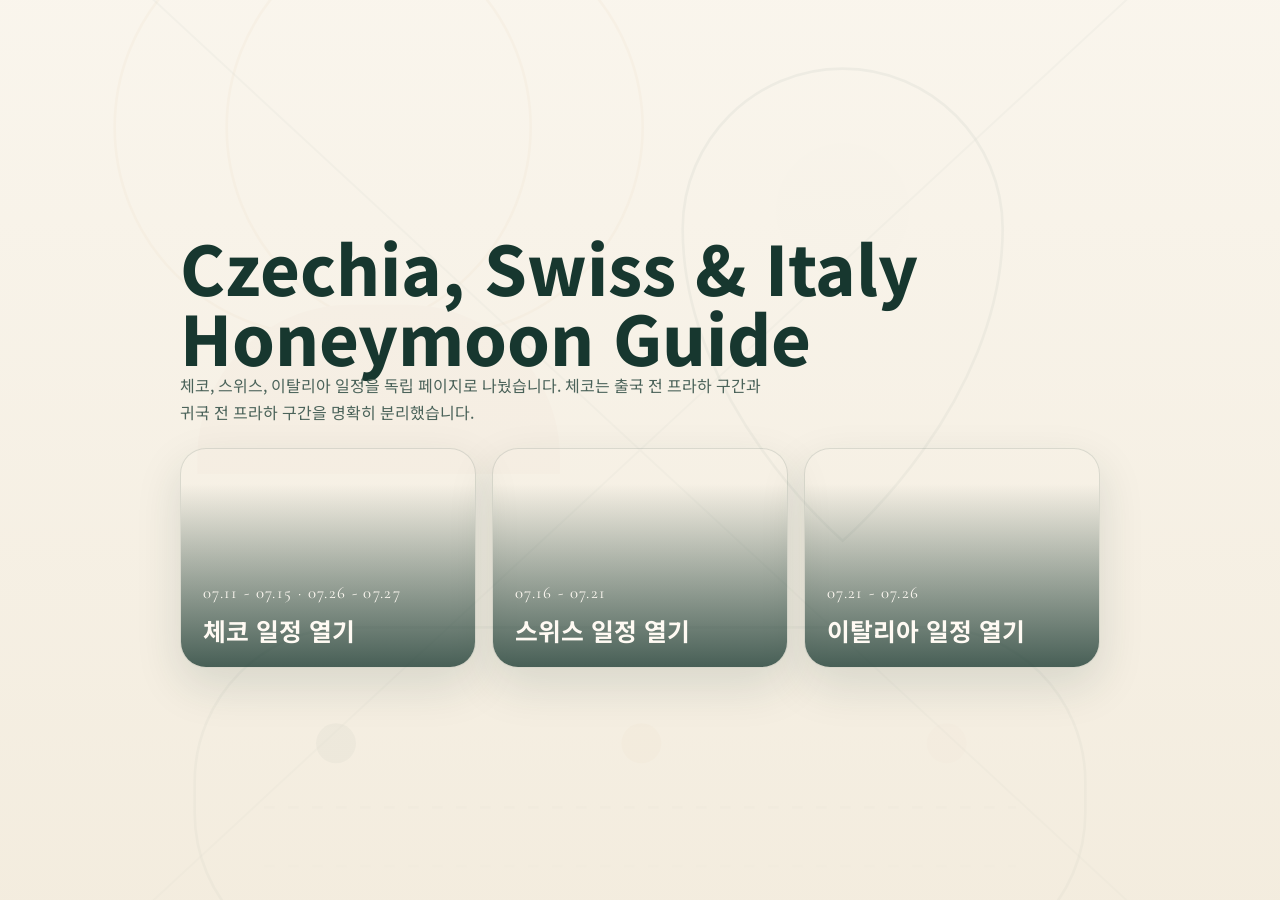
<file: index.html>
<!doctype html>
<html lang="ko">
<head>
  <meta charset="utf-8">
  <meta name="viewport" content="width=device-width, initial-scale=1">
  <link rel="icon" href="./assets/cover-pattern.svg" type="image/svg+xml">
  <link rel="manifest" href="./manifest.webmanifest">
  <meta name="theme-color" content="#17372f">
  <title>Czechia, Swiss & Italy Honeymoon Guide</title>
  <style>
    @import url('https://fonts.googleapis.com/css2?family=Cormorant+Garamond:wght@600;700&family=Noto+Sans+KR:wght@400;700;800&display=swap');

    * {
      box-sizing: border-box;
    }

    body {
      margin: 0;
      min-height: 100vh;
      display: grid;
      place-items: center;
      padding: 28px;
      color: #17372f;
      font-family: "Noto Sans KR", sans-serif;
      background:
        linear-gradient(180deg, rgba(250, 246, 238, 0.86), rgba(243, 236, 222, 0.92)),
        url("./assets/cover-pattern.svg") center/cover no-repeat;
    }

    main {
      width: min(920px, 100%);
      display: grid;
      gap: 22px;
    }

    h1 {
      margin: 0;
      font-size: clamp(2rem, 6vw, 4.25rem);
      line-height: 1.03;
      font-weight: 800;
    }

    p {
      margin: 0;
      color: #4b635a;
      line-height: 1.7;
      max-width: 66ch;
    }

    .cards {
      display: grid;
      grid-template-columns: repeat(auto-fit, minmax(260px, 1fr));
      gap: 16px;
    }

    a.card {
      min-height: 220px;
      display: flex;
      flex-direction: column;
      justify-content: flex-end;
      gap: 12px;
      padding: 22px;
      border: 1px solid rgba(23, 55, 47, 0.13);
      border-radius: 26px;
      color: #fffaf3;
      text-decoration: none;
      background: #17372f;
      box-shadow: 0 18px 46px rgba(24, 54, 47, 0.13);
      overflow: hidden;
      position: relative;
    }

    a.card::before {
      content: "";
      position: absolute;
      inset: 0;
      background: linear-gradient(180deg, transparent 16%, rgba(23, 55, 47, 0.78));
      z-index: 1;
    }

    a.card.czech {
      background: url("https://commons.wikimedia.org/wiki/Special:FilePath/Prague_charles_bridge_mala_strana_tower.jpg?width=1100") center/cover no-repeat;
    }

    a.card.swiss {
      background: url("https://upload.wikimedia.org/wikipedia/commons/thumb/3/3f/Luzern_Kapellbruecke.jpg/1280px-Luzern_Kapellbruecke.jpg") center/cover no-repeat;
    }

    a.card.italy {
      background: url("https://www.duomomilano.it/wp-content/uploads/2023/08/duomo-fotocherchi32-scaled.jpg") center/cover no-repeat;
    }

    .card span,
    .card strong {
      position: relative;
      z-index: 2;
    }

    .card span {
      font-family: "Cormorant Garamond", serif;
      font-size: 1.05rem;
      letter-spacing: 0.08em;
      text-transform: uppercase;
    }

    .card strong {
      font-size: 1.55rem;
      line-height: 1.22;
    }
  </style>
</head>
<body>
  <main>
    <div>
      <h1>Czechia, Swiss & Italy Honeymoon Guide</h1>
      <p>체코, 스위스, 이탈리아 일정을 독립 페이지로 나눴습니다. 체코는 출국 전 프라하 구간과 귀국 전 프라하 구간을 명확히 분리했습니다.</p>
    </div>
    <div class="cards" aria-label="나라별 일정 선택">
      <a class="card czech" href="./czech_honeymoon_guide.html">
        <span>07.11 - 07.15 · 07.26 - 07.27</span>
        <strong>체코 일정 열기</strong>
      </a>
      <a class="card swiss" href="./switzerland_honeymoon_guide.html">
        <span>07.16 - 07.21</span>
        <strong>스위스 일정 열기</strong>
      </a>
      <a class="card italy" href="./italy_honeymoon_guide.html">
        <span>07.21 - 07.26</span>
        <strong>이탈리아 일정 열기</strong>
      </a>
    </div>
  </main>
</body>
</html>
</file>
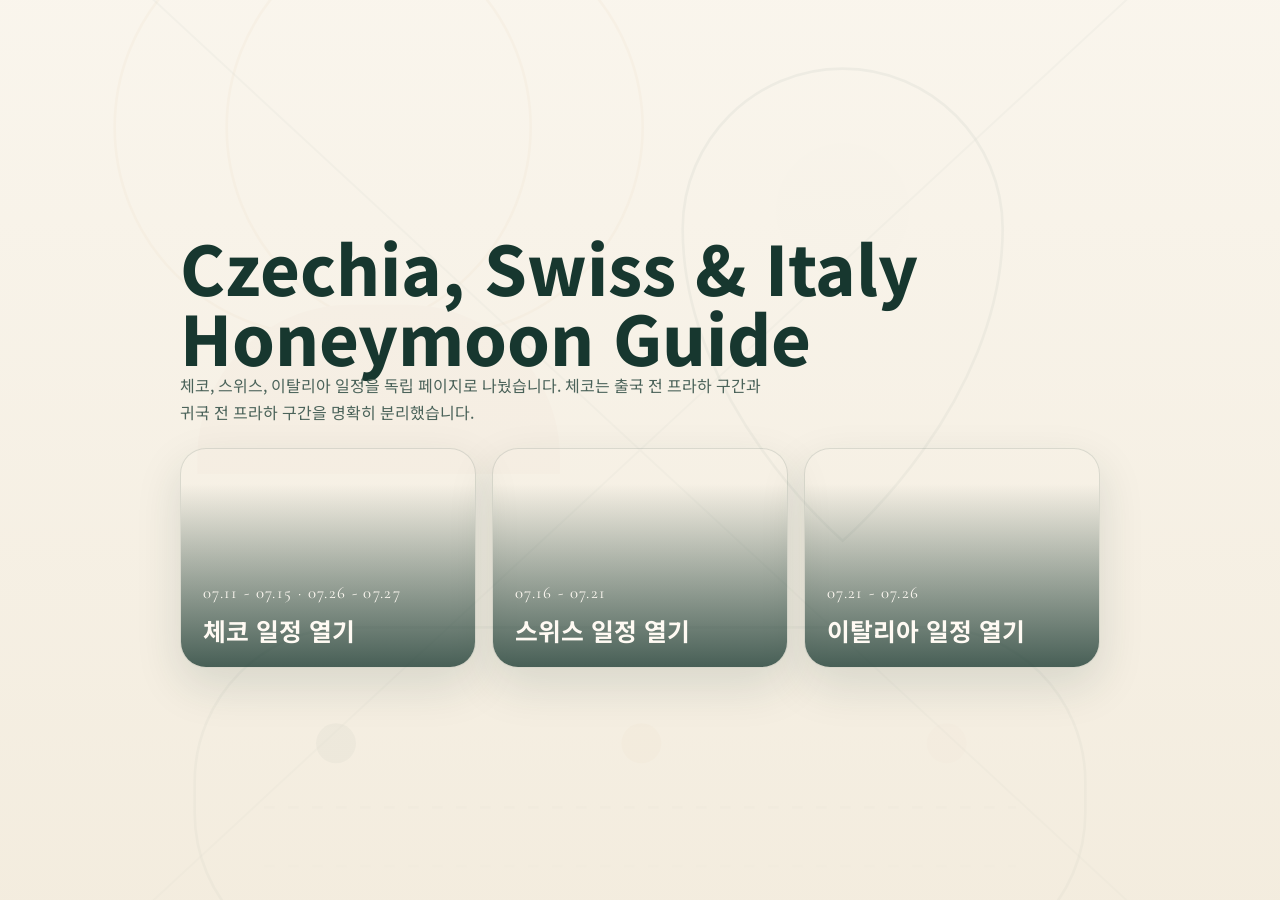
<file: milano_honeymoon_guide.html>
<!doctype html>
<html lang="ko">
<head>
  <meta charset="utf-8">
  <meta name="viewport" content="width=device-width, initial-scale=1">
  <meta http-equiv="refresh" content="0; url=./index.html">
  <link rel="canonical" href="./index.html">
  <title>Czechia, Swiss & Italy Honeymoon Guide</title>
  <script>
    window.location.replace("./index.html");
  </script>
</head>
<body>
  <p><a href="./index.html">Open Czechia, Swiss & Italy Honeymoon Guide</a></p>
</body>
</html>
</file>
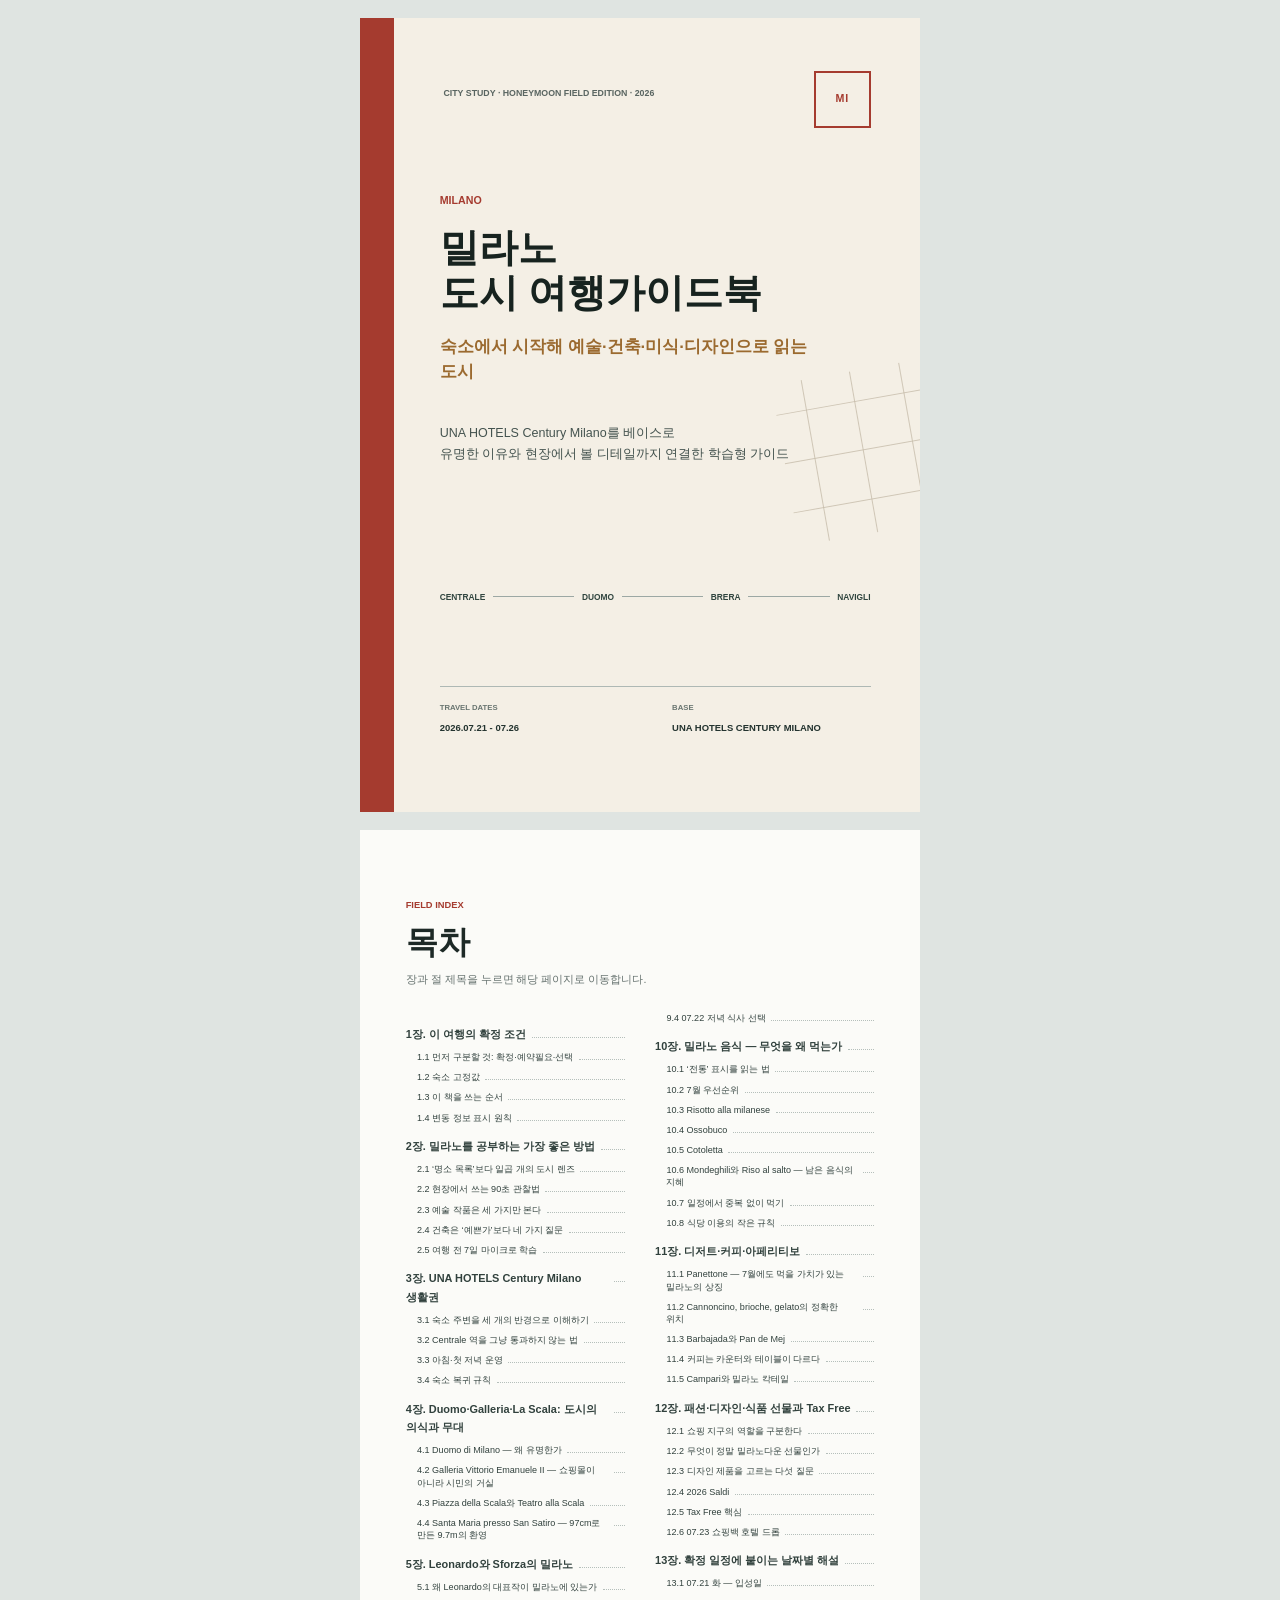
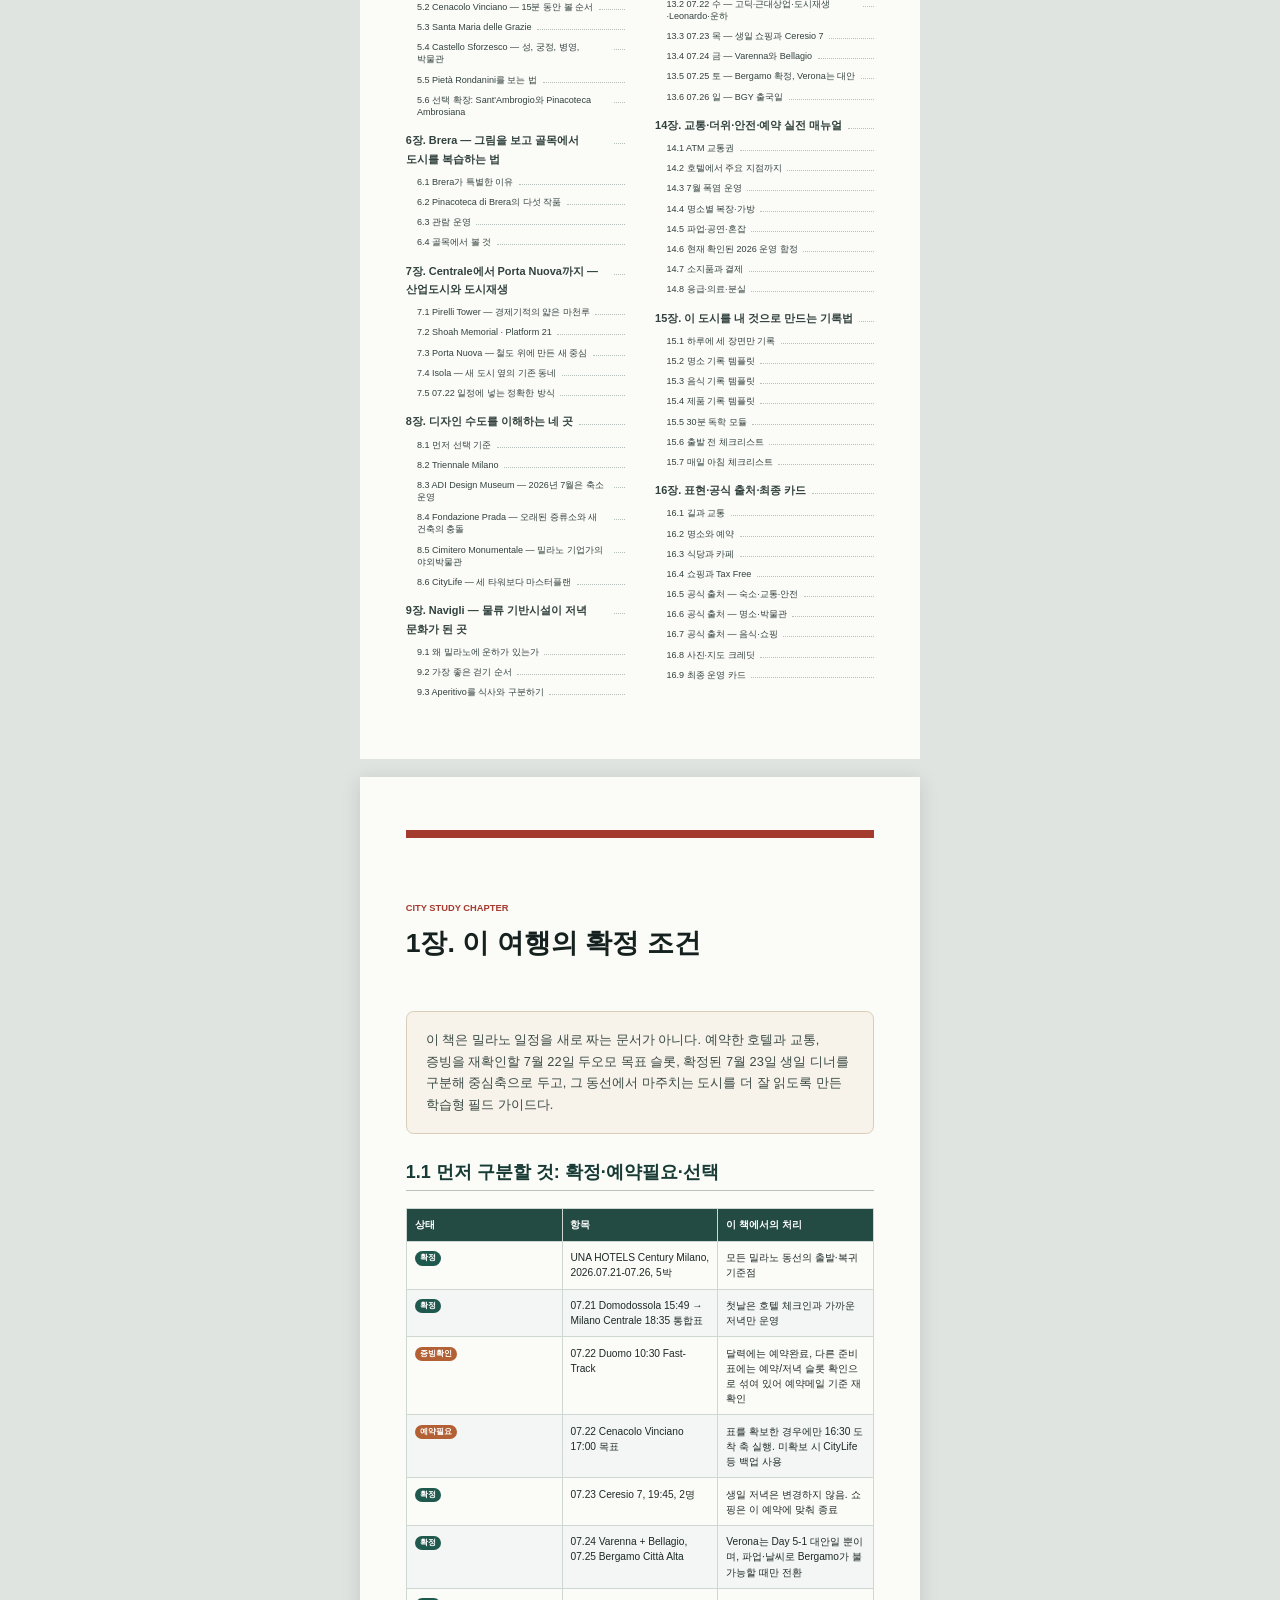
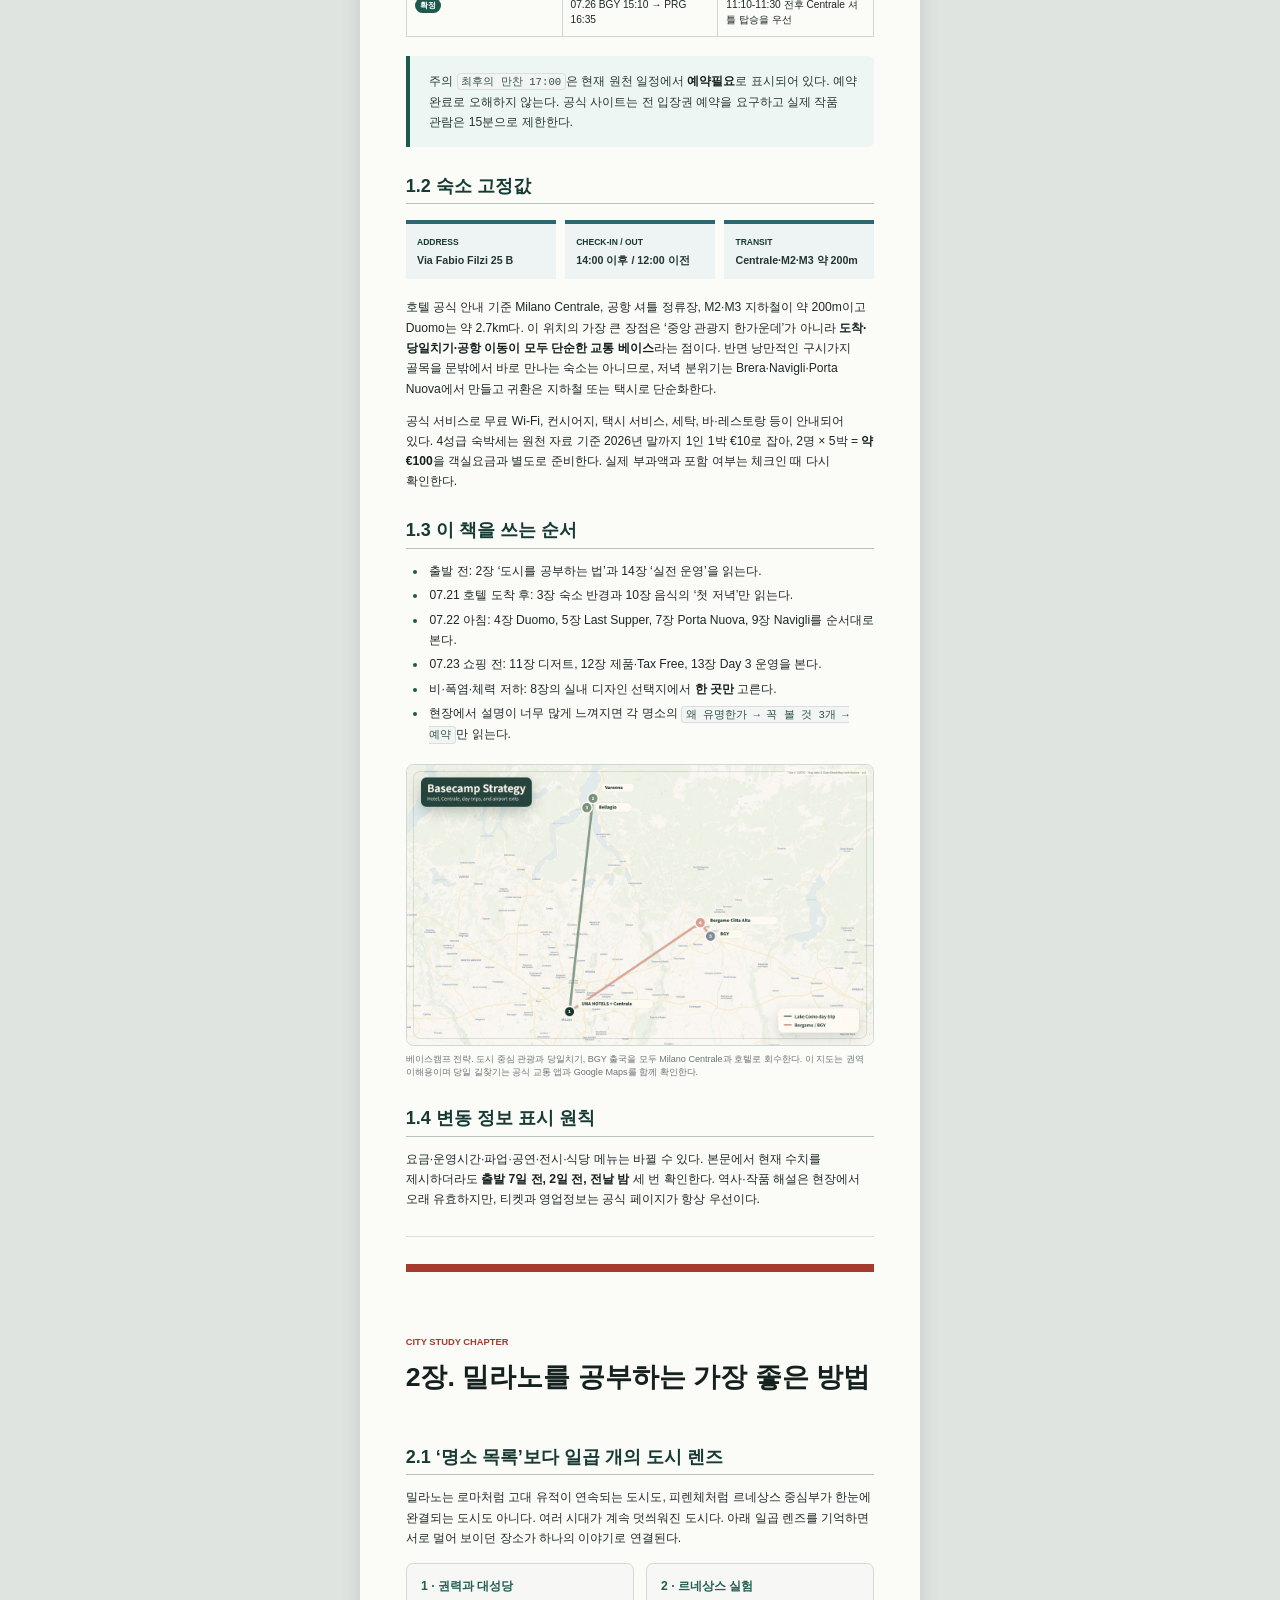
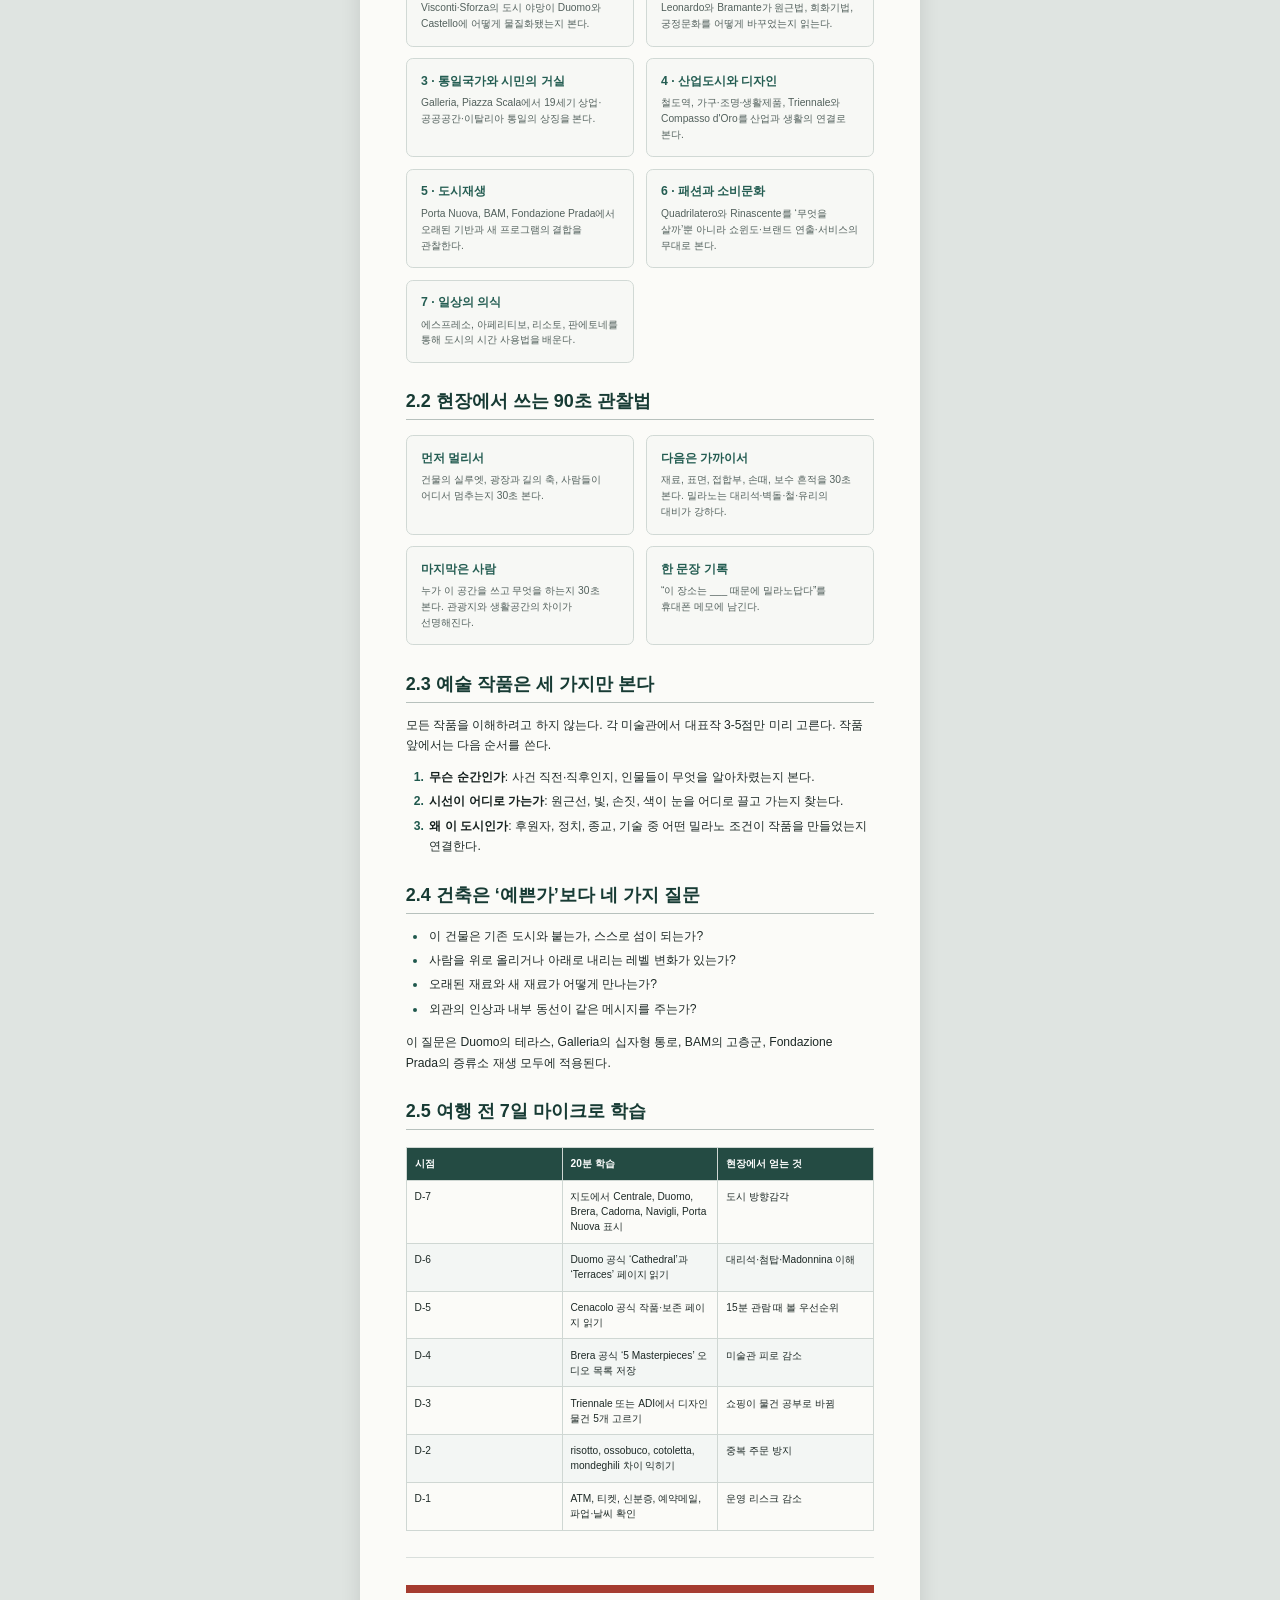
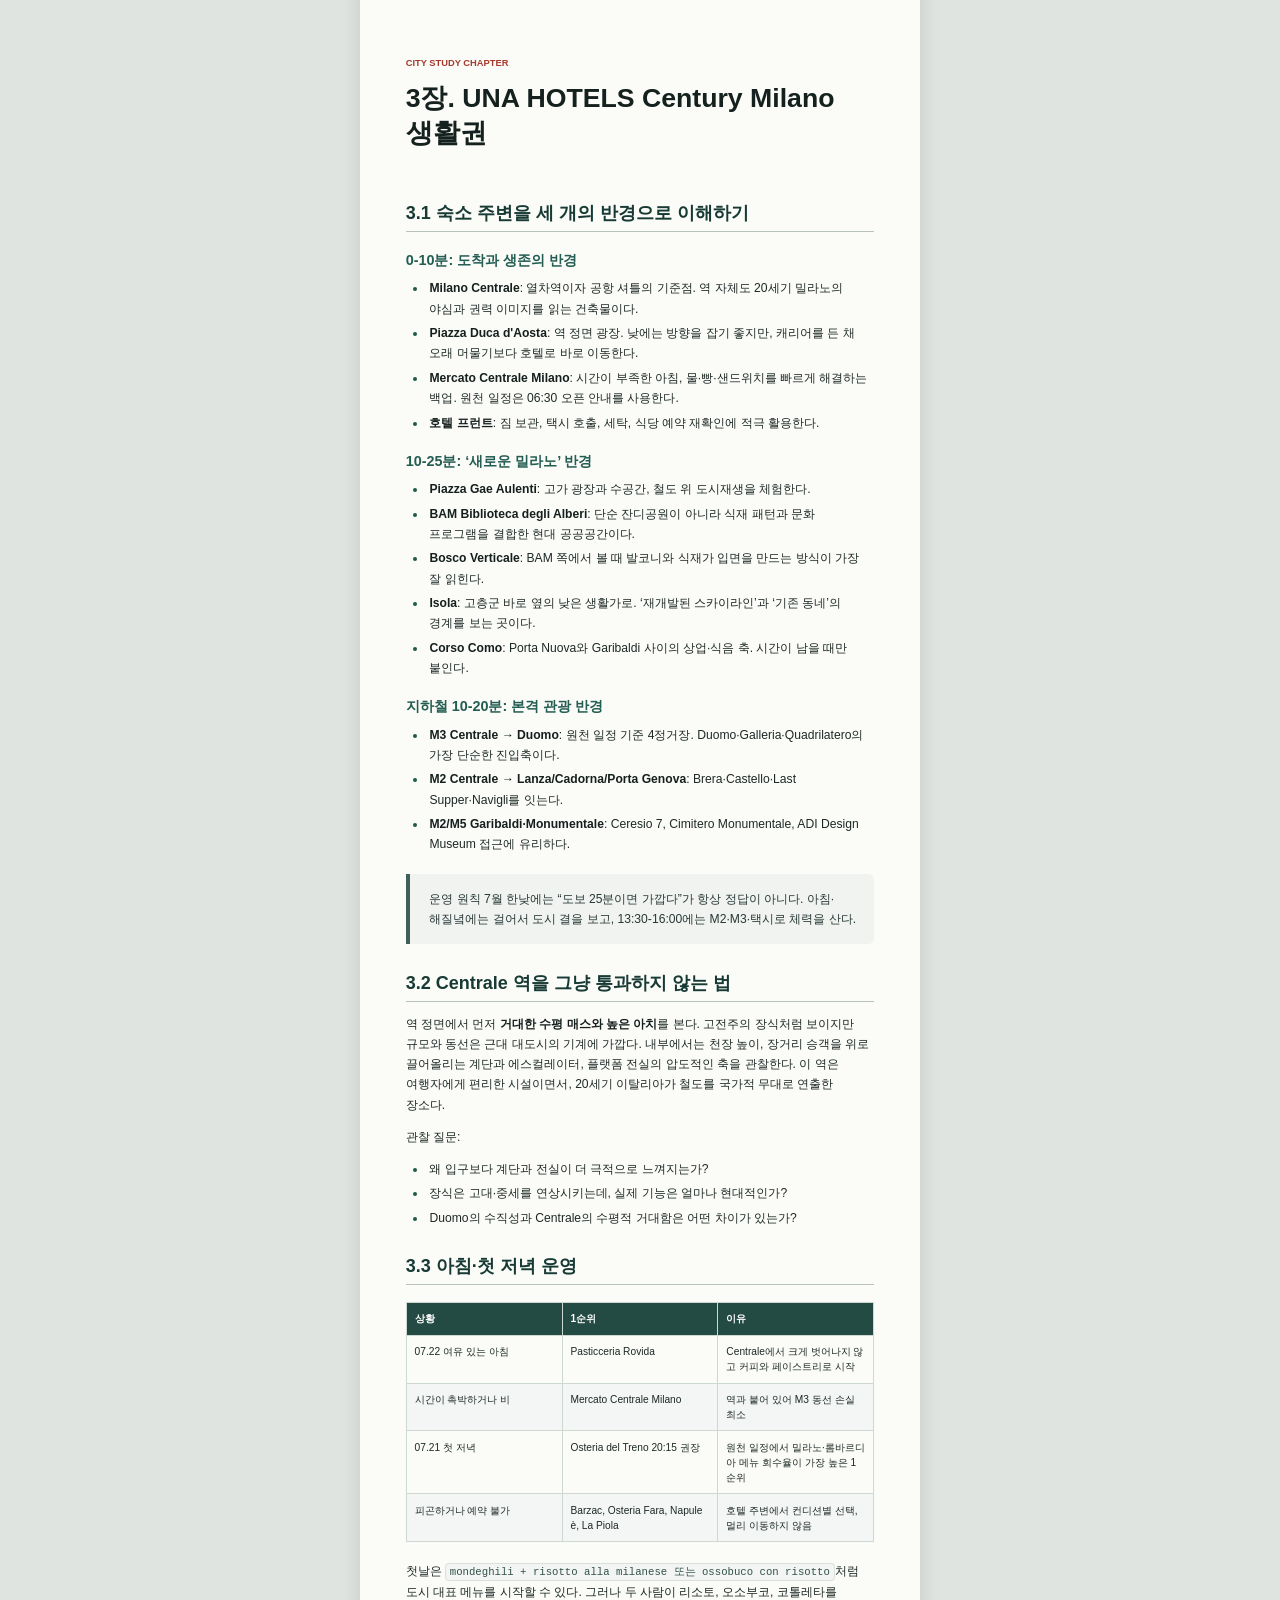
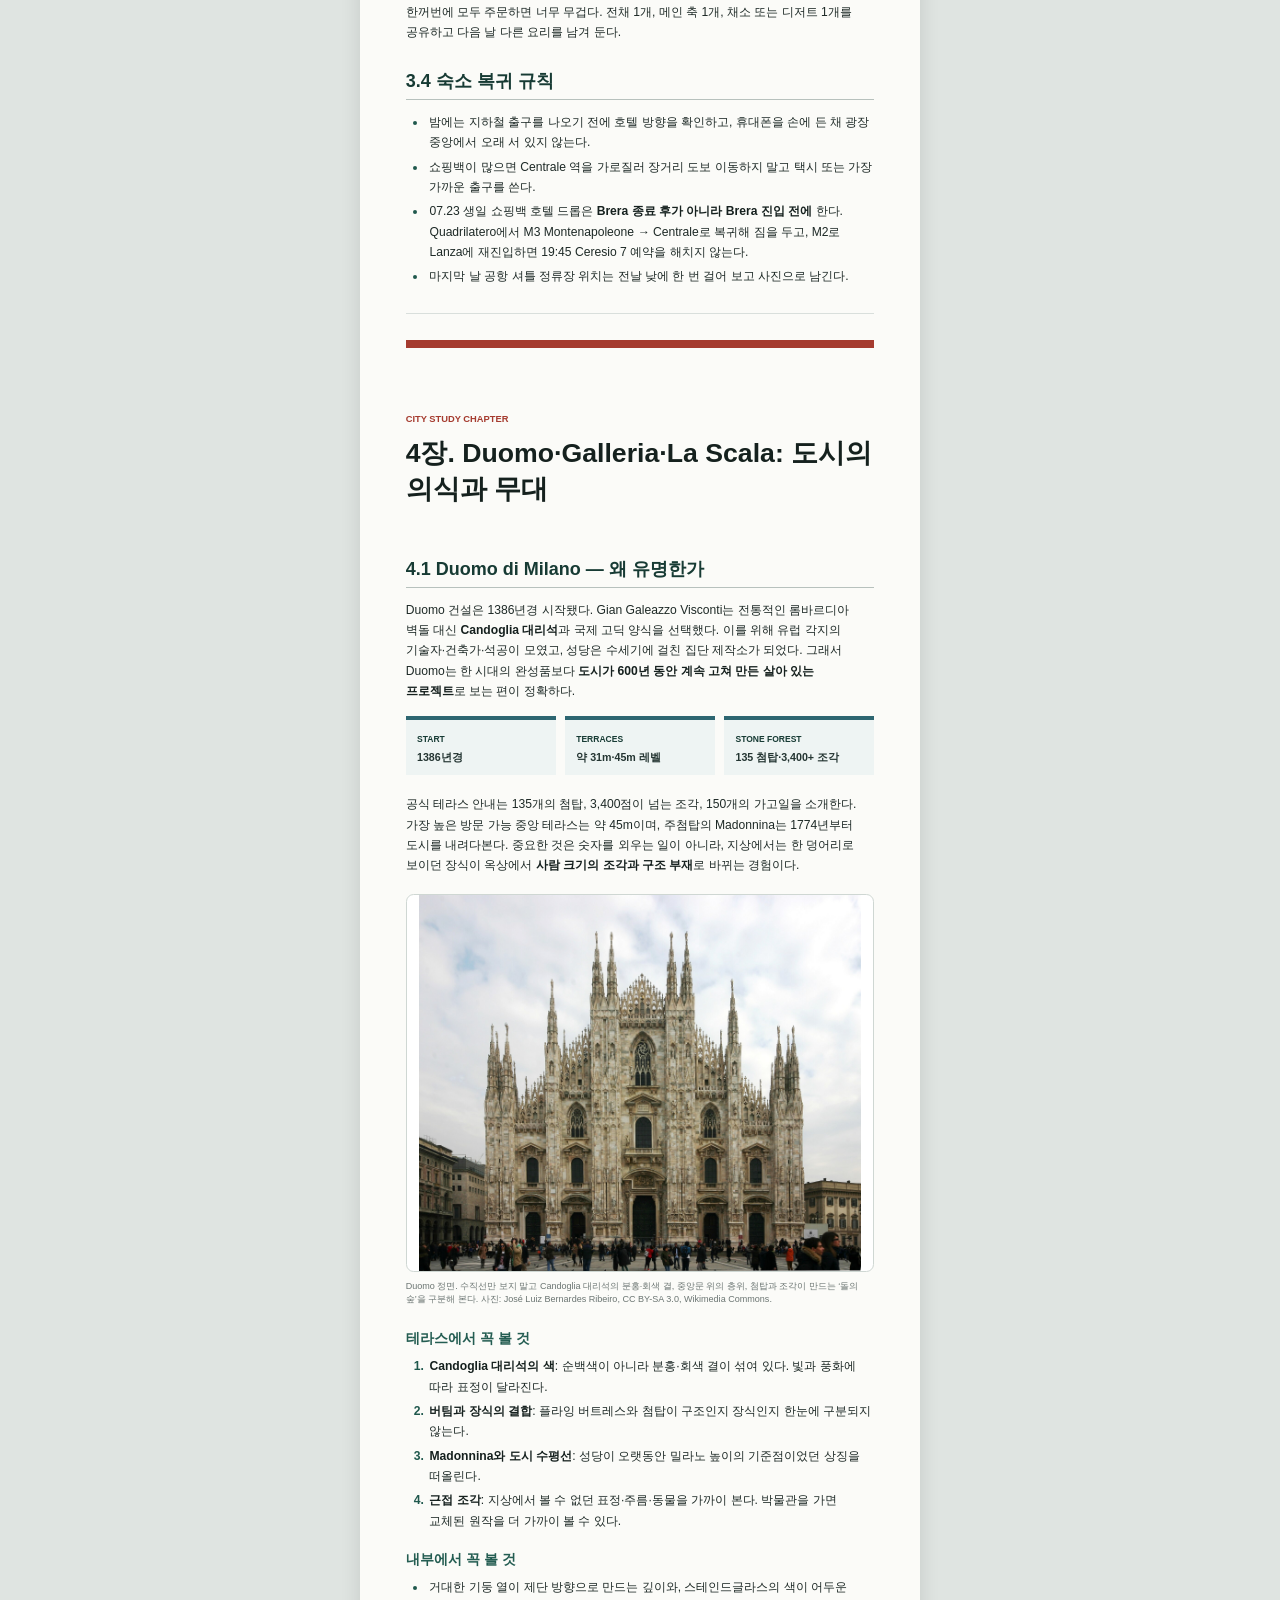
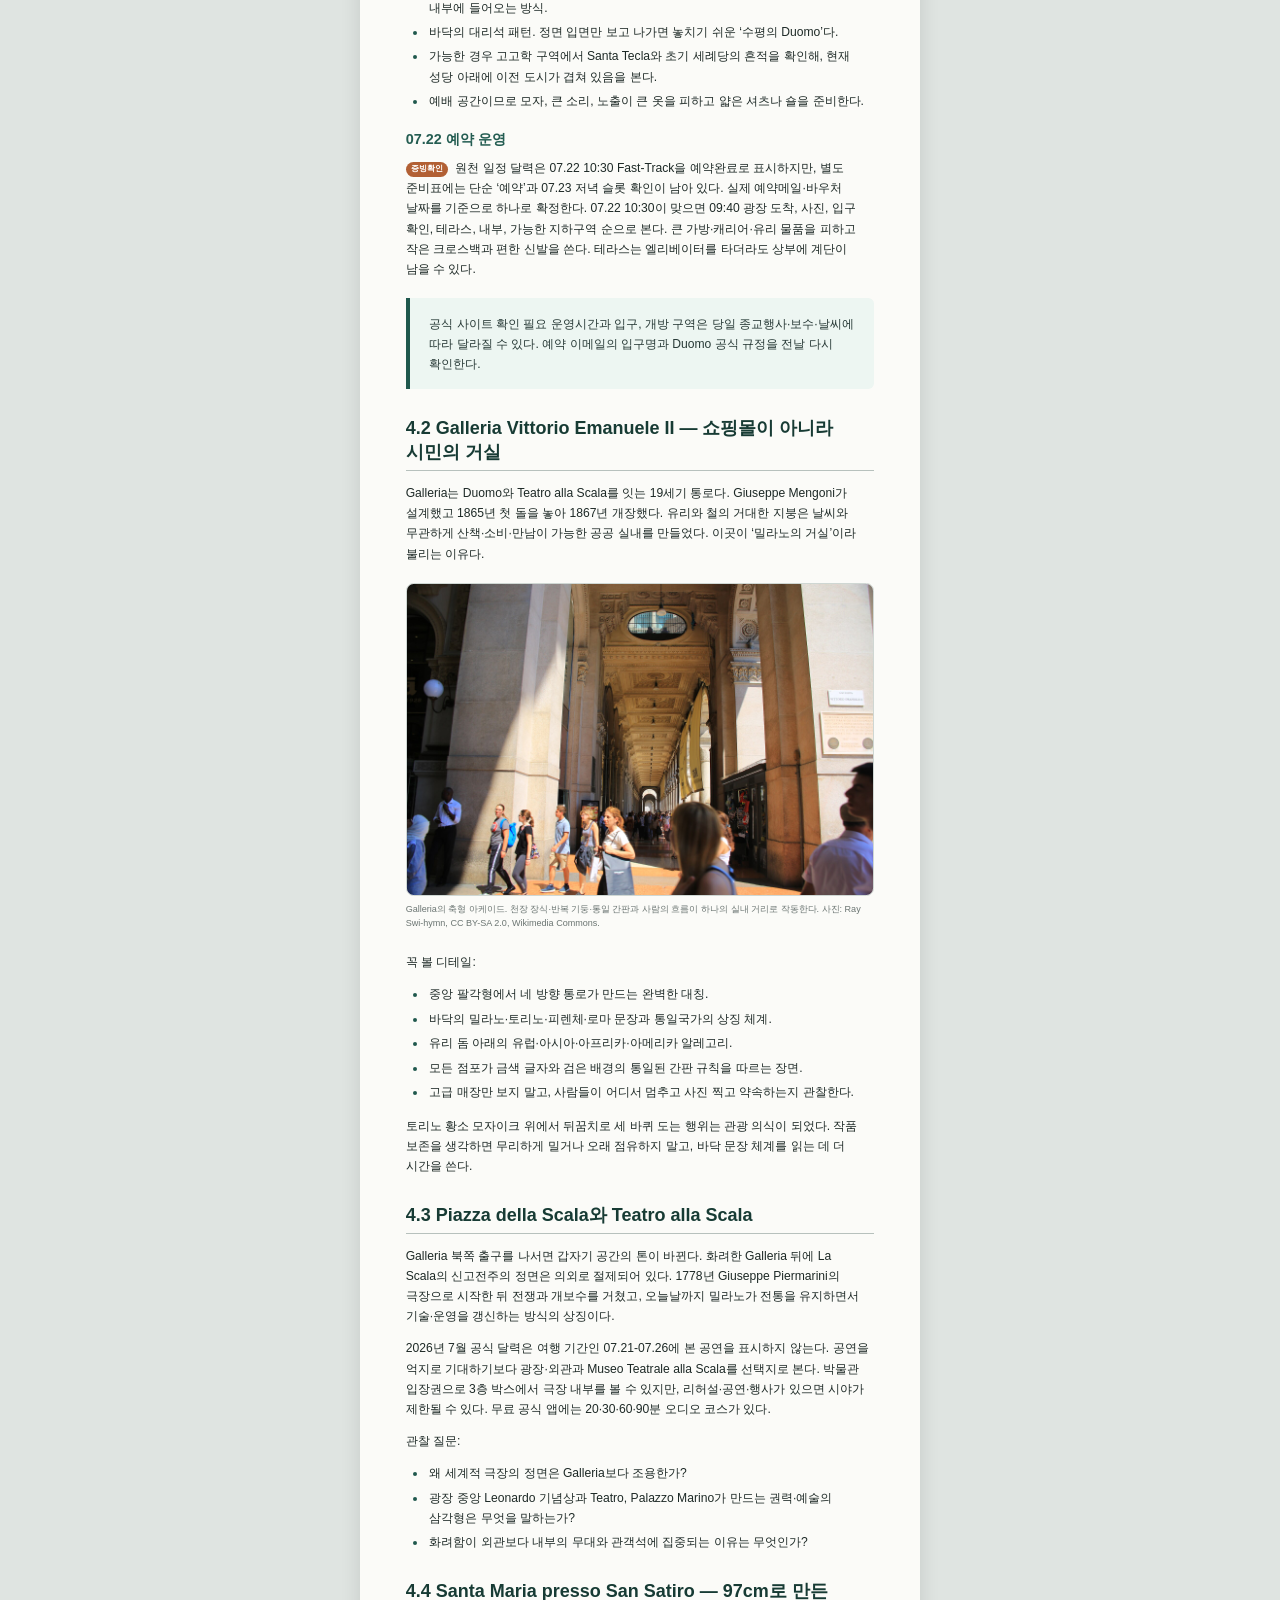
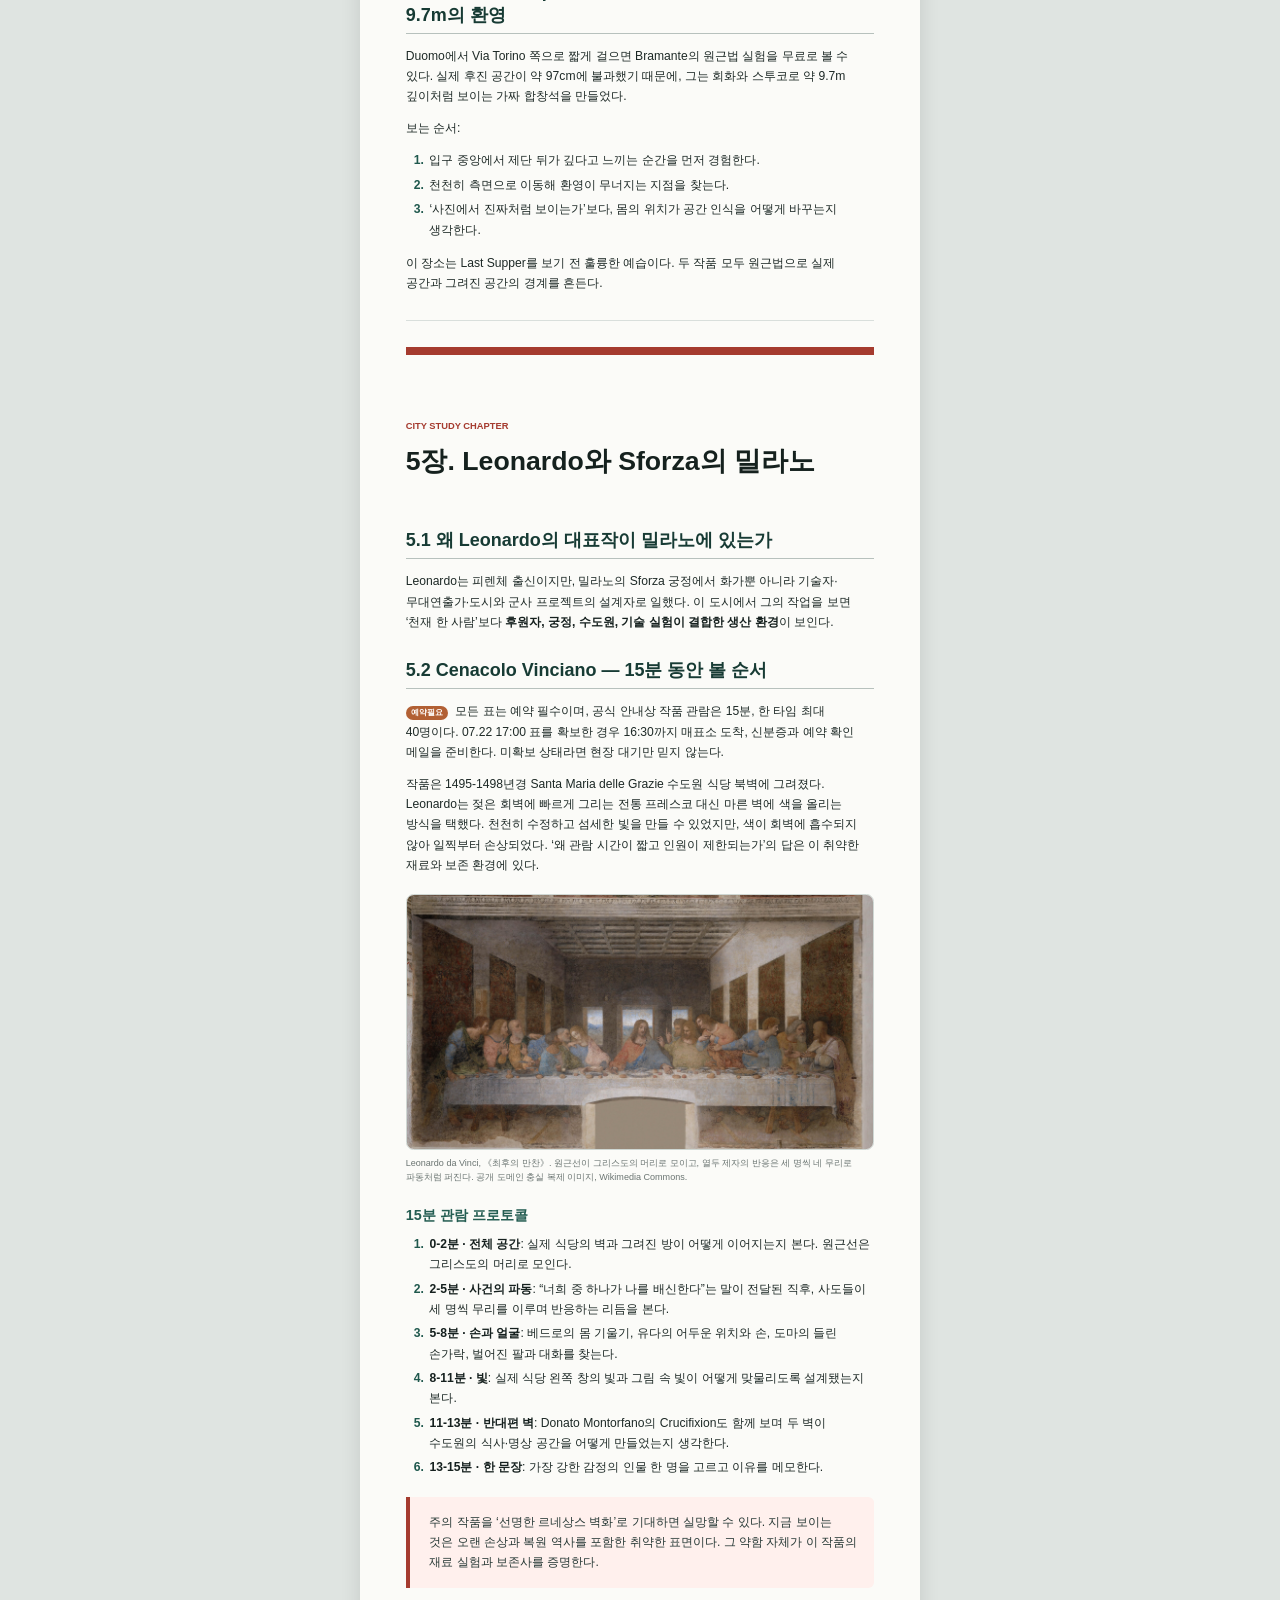
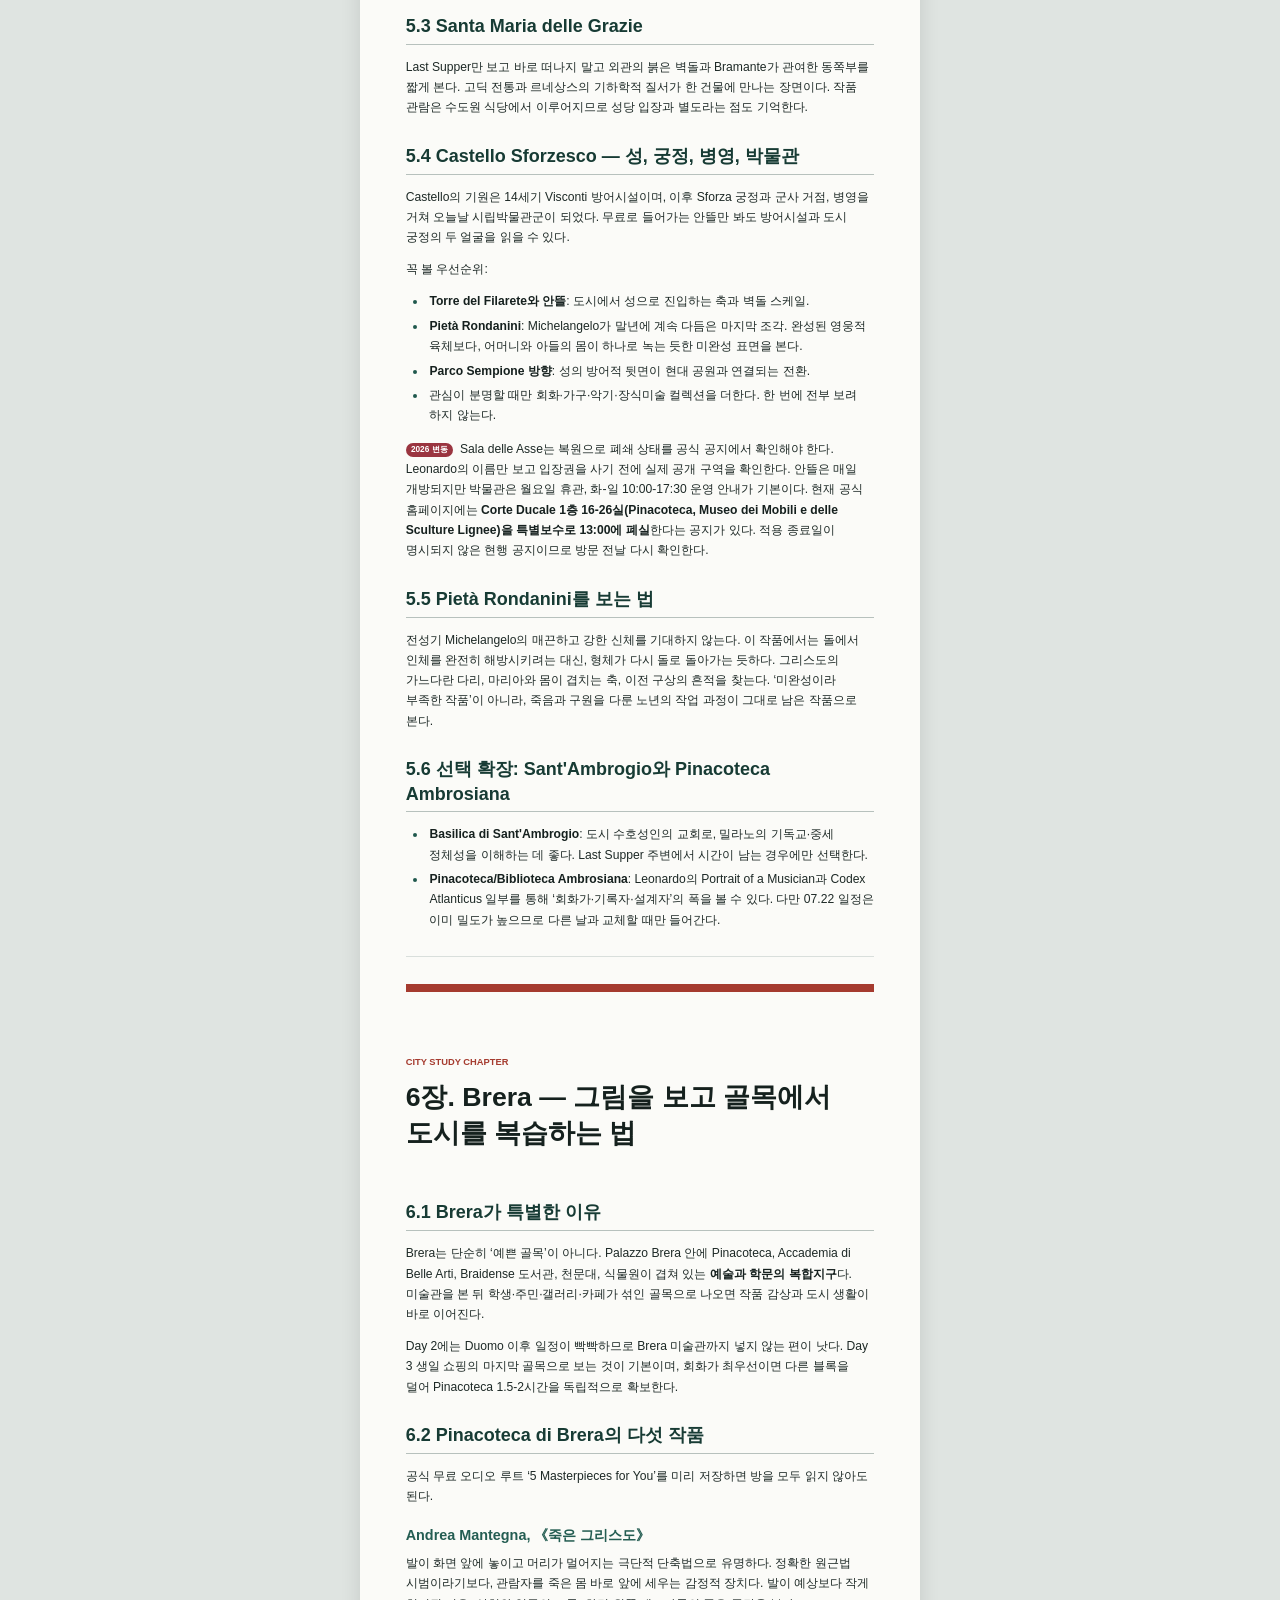
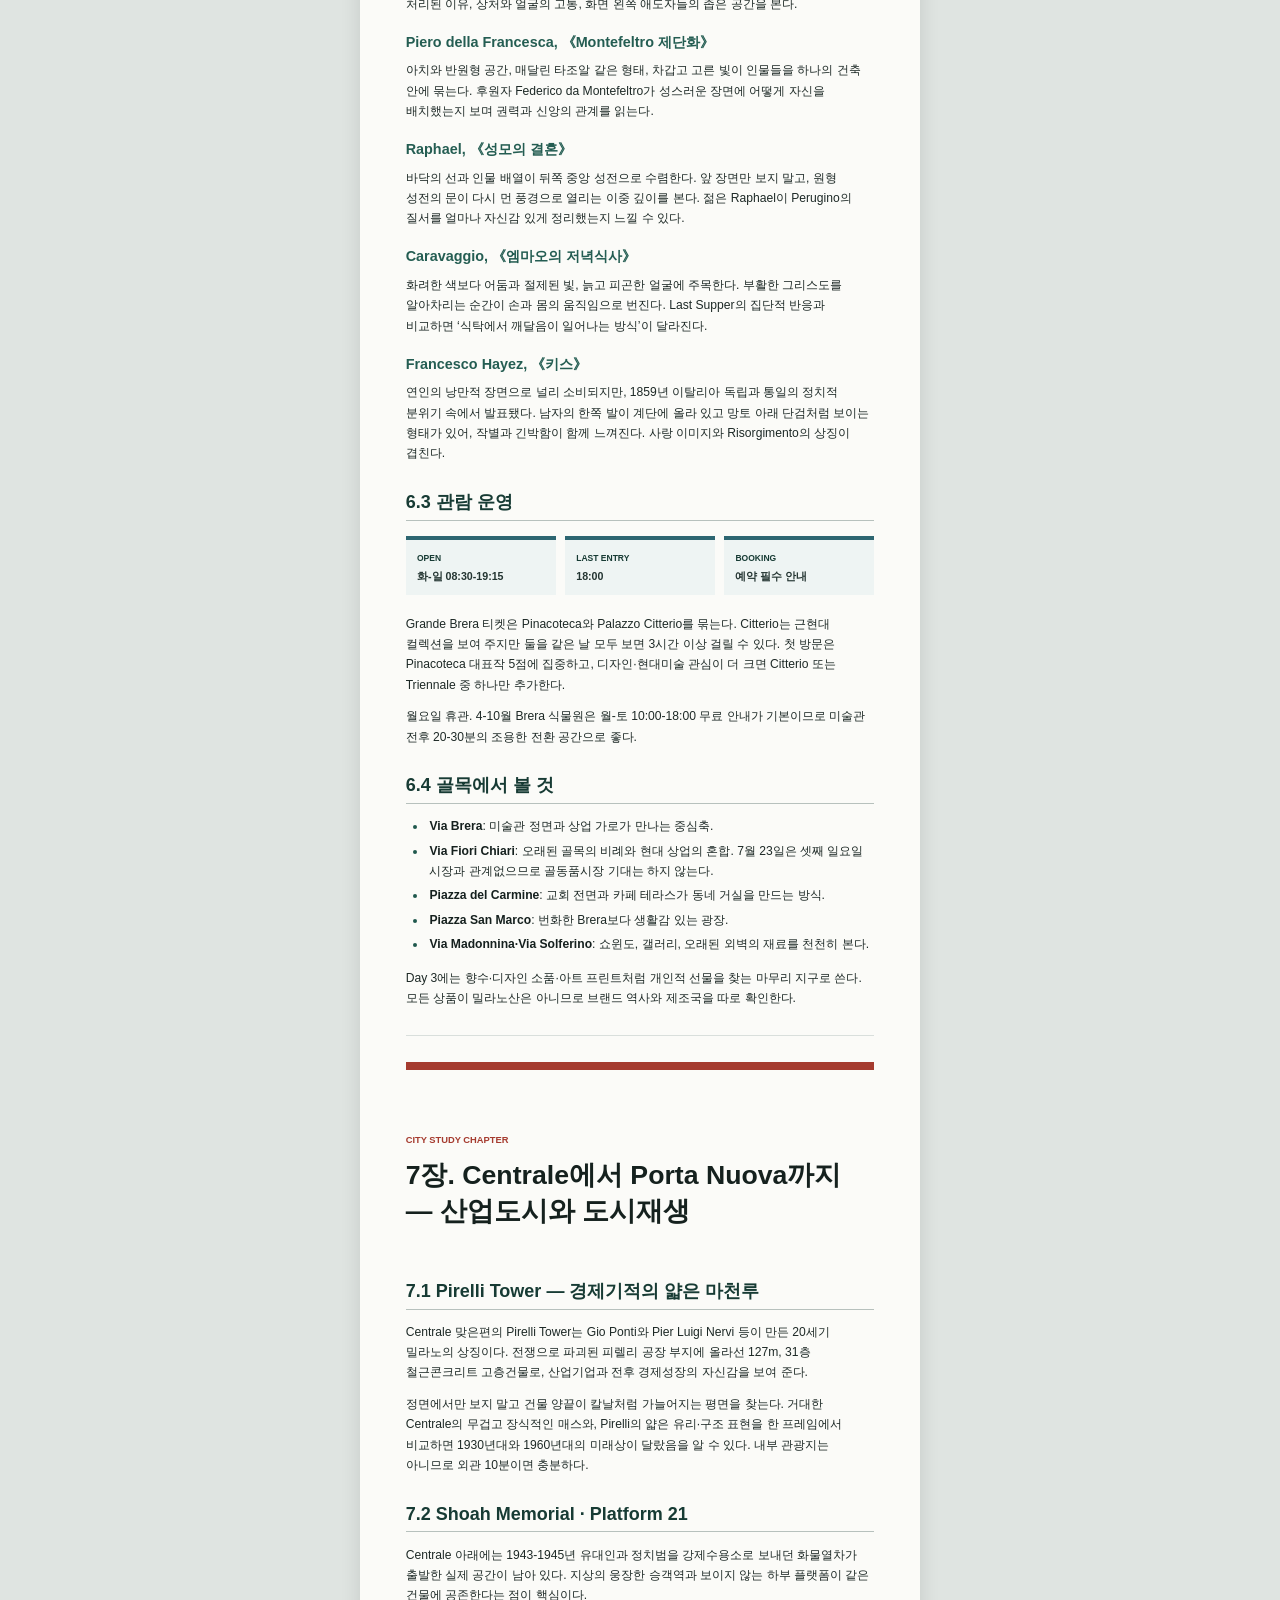
<file: output/milan_city_study_guidebook_2026.html>
<!doctype html>
<html lang="ko">
<head>
  <meta charset="utf-8">
  <meta name="viewport" content="width=device-width, initial-scale=1">
  <meta name="author" content="Honeymoon City Study Guide">
  <meta name="description" content="UNA HOTELS Century Milano 기반 밀라노 도시 학습형 여행가이드북">
  <title>밀라노 도시 여행가이드북 2026</title>
  <style>
@page {
  size: A5 portrait;
  margin: 14mm 12mm 16mm;
  @top-left {
    content: "MILANO CITY STUDY GUIDE";
    color: #6e7976;
    font-family: "Malgun Gothic", sans-serif;
    font-size: 6.5pt;
    font-weight: 700;
    letter-spacing: 0;
  }
  @top-right {
    content: "2026.07.21 - 07.26";
    color: #8a9390;
    font-family: "Malgun Gothic", sans-serif;
    font-size: 6.5pt;
  }
  @bottom-left {
    content: "MILANO · LOMBARDIA";
    color: #8a9390;
    font-family: "Malgun Gothic", sans-serif;
    font-size: 6.5pt;
  }
  @bottom-right {
    content: counter(page) " / " counter(pages);
    color: #33403d;
    font-family: "Malgun Gothic", sans-serif;
    font-size: 7pt;
    font-weight: 700;
  }
}

@page cover {
  size: A5 portrait;
  margin: 0;
  @top-left { content: none; }
  @top-right { content: none; }
  @bottom-left { content: none; }
  @bottom-right { content: none; }
}

@page toc {
  size: A5 portrait;
  margin: 14mm 12mm 15mm;
  @top-left { content: "CONTENTS"; }
}

:root {
  --ink: #1d2926;
  --muted: #65716e;
  --paper: #fbfbf8;
  --line: #d9dfdc;
  --red: #a53b2f;
  --pine: #1f584d;
  --lake: #2d6671;
  --soft-red: #fff0ed;
  --soft-green: #edf6f2;
  --soft-blue: #edf5f8;
  --soft-gray: #f1f3f1;
}

* { box-sizing: border-box; }

html {
  color: var(--ink);
  background: var(--paper);
  font-family: "Pretendard", "Noto Sans KR", "Malgun Gothic", sans-serif;
  font-size: 9.1pt;
  line-height: 1.67;
  word-break: keep-all;
  overflow-wrap: anywhere;
  print-color-adjust: exact;
  -webkit-print-color-adjust: exact;
}

body { margin: 0; background: var(--paper); }

a { color: #155e75; text-decoration: none; }
a[href^="http"] { overflow-wrap: anywhere; }

p { margin: 0 0 3.1mm; }
strong { color: #15201e; font-weight: 800; }
code {
  padding: 0.15em 0.35em;
  border: 0.25mm solid #d8dfdc;
  border-radius: 1mm;
  background: #f2f5f3;
  color: #315249;
  font-family: Consolas, "Malgun Gothic", monospace;
  font-size: 0.88em;
  white-space: normal;
}

hr {
  height: 0;
  margin: 7mm 0;
  border: 0;
  border-top: 0.35mm solid var(--line);
}

h1, h2, h3, h4, h5, h6 {
  margin: 0;
  color: var(--ink);
  font-weight: 800;
  letter-spacing: 0;
  line-height: 1.34;
  break-after: avoid-page;
}

.chapter-title {
  margin: 0 0 8mm;
  padding: 17mm 0 5mm;
  border-top: 2.3mm solid var(--red);
  color: #15211e;
  font-size: 20pt;
  break-before: page;
}

.chapter-title::before {
  display: block;
  margin-bottom: 3mm;
  color: var(--red);
  content: "CITY STUDY CHAPTER";
  font-size: 7pt;
  font-weight: 800;
}

h2 {
  margin: 7mm 0 3.2mm;
  padding-bottom: 1.5mm;
  border-bottom: 0.45mm solid #b7c1bd;
  color: #173b34;
  font-size: 13.5pt;
}

h2.day-title {
  margin-top: 0;
  padding-top: 12mm;
  border-bottom: 1.2mm solid var(--lake);
  color: #174b5f;
  font-size: 16pt;
  break-before: page;
}

h2.day-title::before {
  display: block;
  margin-bottom: 2.5mm;
  color: var(--lake);
  content: "FIELD ROUTE";
  font-size: 7pt;
  font-weight: 800;
}

h3 { margin: 5mm 0 2.2mm; color: #245d52; font-size: 10.8pt; }
h4 { margin: 4mm 0 2mm; color: #315f58; font-size: 9.8pt; }

ul, ol { margin: 0 0 3.5mm; padding-left: 5.7mm; }
li { margin: 1.1mm 0; padding-left: 0.6mm; }
li::marker { color: var(--pine); font-weight: 700; }
li:has(> .checkbox) { margin-left: -5.5mm; padding-left: 0; list-style: none; }

.checkbox {
  display: inline-block;
  width: 3.1mm;
  height: 3.1mm;
  margin: 0 1.8mm -0.45mm 0;
  border: 0.4mm solid #70807b;
  border-radius: 0.6mm;
  background: white;
}

.checkbox.checked { background: var(--pine); box-shadow: inset 0 0 0 0.65mm white; }

.callout {
  position: relative;
  margin: 5mm 0;
  padding: 4mm 4.5mm 4mm 5.2mm;
  border: 0;
  border-left: 1.2mm solid var(--lake);
  border-radius: 0 1.5mm 1.5mm 0;
  background: var(--soft-blue);
  color: #263835;
  break-inside: avoid-page;
}

.callout p:last-child { margin-bottom: 0; }
.callout.verify { border-color: var(--pine); background: var(--soft-green); }
.callout.warning { border-color: var(--red); background: var(--soft-red); }
.callout.rule { border-color: #3e6259; background: var(--soft-gray); }

.table-wrap {
  width: 100%;
  margin: 4.5mm 0 5mm;
  break-inside: auto;
}

.data-table {
  width: 100%;
  border-collapse: collapse;
  border-spacing: 0;
  table-layout: fixed;
  font-size: 7.65pt;
  line-height: 1.48;
}

.data-table thead { display: table-header-group; }
.data-table tr { break-inside: avoid-page; }
.data-table th,
.data-table td {
  padding: 2.2mm 2.1mm;
  border: 0.25mm solid #cfd7d3;
  vertical-align: top;
  overflow-wrap: anywhere;
  word-break: normal;
}

.data-table th {
  background: #244b43;
  color: white;
  font-weight: 800;
  text-align: left;
}

.data-table tbody tr:nth-child(even) td { background: #f3f6f4; }
.data-table.compact-table { font-size: 6.35pt; line-height: 1.38; }
.data-table.compact-table th,
.data-table.compact-table td { padding: 1.55mm 1.25mm; }

.media-figure {
  width: 100%;
  margin: 5mm 0 6mm;
  break-inside: avoid-page;
}

.media-figure img {
  display: block;
  width: 100%;
  max-height: 82mm;
  border-radius: 1.2mm;
  background: #eef1ef;
  object-fit: cover;
}

.media-figure.panorama-figure img { max-height: 65mm; }
.media-figure.historic-figure img { max-height: 76mm; object-fit: contain; }

.media-figure.map-figure img {
  max-height: none;
  padding: 1.2mm;
  border: 0.3mm solid #cfd7d3;
  border-radius: 1.2mm;
  background: white;
  object-fit: contain;
}

.media-figure figcaption {
  margin-top: 1.6mm;
  padding-left: 2.2mm;
  border-left: 0.8mm solid var(--lake);
  color: #5f6e69;
  font-size: 6.8pt;
  line-height: 1.48;
}

.media-figure.map-figure figcaption { border-left-color: var(--red); }

.cover {
  position: relative;
  width: 148mm;
  height: 210mm;
  overflow: hidden;
  page: cover;
  break-after: page;
  background: #f4f5f0;
  color: #16221f;
}

.cover-rail {
  position: absolute;
  inset: 0 auto 0 0;
  width: 11mm;
  background: var(--red);
}

.swiss-mark {
  position: absolute;
  top: 16mm;
  right: 13mm;
  width: 13mm;
  height: 13mm;
  background: var(--red);
}

.swiss-mark::before,
.swiss-mark::after {
  position: absolute;
  display: block;
  background: white;
  content: "";
}

.swiss-mark::before { top: 5mm; left: 2.4mm; width: 8.2mm; height: 3mm; }
.swiss-mark::after { top: 2.4mm; left: 5mm; width: 3mm; height: 8.2mm; }

.cover-edition {
  position: absolute;
  top: 18mm;
  left: 22mm;
  color: #596561;
  font-size: 6.6pt;
  font-weight: 800;
}

.cover-main { position: absolute; top: 49mm; left: 22mm; right: 13mm; }
.cover-eyebrow { margin: 0 0 4mm; color: var(--red); font-size: 8pt; font-weight: 800; }
.cover-main h1 { margin: 0; color: #17231f; font-size: 34pt; line-height: 1.15; }
.cover-subtitle { margin: 5mm 0 0; color: var(--lake); font-size: 16pt; font-weight: 800; }
.cover-deck { margin: 12mm 0 0; color: #44534f; font-size: 9.4pt; line-height: 1.72; }

.cover-route {
  position: absolute;
  left: 22mm;
  right: 13mm;
  bottom: 54mm;
  display: flex;
  align-items: center;
  color: #30453f;
  font-size: 6.3pt;
  font-weight: 800;
}

.cover-route i { flex: 1; height: 0.35mm; margin: 0 2mm; background: #9ca8a4; }

.cover-meta {
  position: absolute;
  left: 22mm;
  right: 13mm;
  bottom: 20mm;
  display: grid;
  grid-template-columns: 1fr 1fr;
  gap: 9mm;
  padding-top: 4mm;
  border-top: 0.45mm solid #aeb8b4;
}

.cover-meta div { display: flex; flex-direction: column; gap: 1.5mm; }
.cover-meta b { color: #697570; font-size: 5.8pt; }
.cover-meta span { color: #23332f; font-size: 7.1pt; font-weight: 800; }

.cover-lines { position: absolute; right: -7mm; bottom: 77mm; width: 34mm; height: 34mm; transform: rotate(45deg); }
.cover-lines i { position: absolute; inset: auto 0; height: 0.3mm; background: #b8c2be; }
.cover-lines i:nth-child(1) { top: 2mm; }
.cover-lines i:nth-child(2) { top: 10mm; }
.cover-lines i:nth-child(3) { top: 18mm; }
.cover-lines i:nth-child(4) { top: 26mm; }

.toc {
  page: toc;
  min-height: 176mm;
  break-after: page;
}

.toc-kicker { margin-top: 4mm; color: var(--red); font-size: 7pt; font-weight: 800; }
.toc h1 { margin: 2mm 0 2mm; font-size: 24pt; }
.toc-lead { margin-bottom: 6mm; color: var(--muted); font-size: 8pt; }
.toc-list { columns: 2; column-gap: 8mm; margin: 0; padding: 0; list-style: none; }
.toc-list li { break-inside: avoid; margin: 0 0 2.1mm; padding: 0; }
.toc-list a { display: flex; gap: 1.5mm; align-items: baseline; color: #31413d; }
.toc-list a span:first-child { flex: 0 1 auto; }
.toc-dot { flex: 1; min-width: 3mm; border-bottom: 0.25mm dotted #b5bfbb; }
.toc-level-1 { margin-top: 3.5mm !important; color: #173b34; font-size: 8.2pt; font-weight: 800; }
.toc-level-2 { padding-left: 3mm !important; font-size: 6.8pt; line-height: 1.35; }

.manuscript > .chapter-title:first-child { margin-top: 0; }
.manuscript > p:first-of-type { font-size: 9.6pt; }

@media screen {
  body { padding: 18px; background: #dfe4e1; }
  .cover, .toc, .manuscript { max-width: 148mm; margin: 0 auto 18px; background: var(--paper); }
  .toc, .manuscript { padding: 14mm 12mm 16mm; }
  .manuscript { box-shadow: 0 3px 20px rgb(0 0 0 / 0.12); }
}

.milan-cover { background: #f4efe5; }
.milan-cover .cover-rail { width: 9mm; background: #a53b2f; }
.milan-cover .cover-main { top: 46mm; left: 21mm; right: 12mm; }
.milan-cover .cover-main h1 { font-size: 29pt; line-height: 1.17; }
.milan-cover .cover-subtitle { max-width: 102mm; color: #9b6a2f; font-size: 12.5pt; line-height: 1.52; }
.milan-cover .cover-deck { margin-top: 10mm; }
.milan-cover .cover-route { left: 21mm; bottom: 55mm; }
.milan-cover .cover-meta { left: 21mm; }

.milan-mark {
  position: absolute;
  top: 14mm;
  right: 13mm;
  display: grid;
  width: 15mm;
  height: 15mm;
  place-items: center;
  border: 0.55mm solid #a53b2f;
  color: #a53b2f;
  font-size: 8pt;
  font-weight: 900;
  letter-spacing: 0.08em;
}

.milan-grid { position: absolute; right: -7mm; bottom: 74mm; width: 43mm; height: 43mm; transform: rotate(-10deg); }
.milan-grid i { position: absolute; display: block; background: #c6bba9; opacity: 0.78; }
.milan-grid i:nth-child(1), .milan-grid i:nth-child(2), .milan-grid i:nth-child(3) { top: 0; bottom: 0; width: 0.28mm; }
.milan-grid i:nth-child(1) { left: 8mm; }
.milan-grid i:nth-child(2) { left: 21mm; }
.milan-grid i:nth-child(3) { left: 34mm; }
.milan-grid i:nth-child(4), .milan-grid i:nth-child(5), .milan-grid i:nth-child(6) { left: 0; right: 0; height: 0.28mm; }
.milan-grid i:nth-child(4) { top: 8mm; }
.milan-grid i:nth-child(5) { top: 21mm; }
.milan-grid i:nth-child(6) { top: 34mm; }

.chapter-title { border-top-color: #a53b2f; }
.chapter-title::before, .toc-kicker { color: #a53b2f; }
h2.day-title { border-bottom-color: #9b6a2f; color: #714922; }
h2.day-title::before { color: #9b6a2f; }

.lead {
  margin: 0 0 6mm;
  padding: 4.5mm 5mm;
  border: 0.3mm solid #d9cdb9;
  border-radius: 2mm;
  background: #f8f3ea;
  color: #394a45;
  font-size: 9.4pt;
  line-height: 1.7;
}

.guide-map {
  margin: 5mm 0 6mm;
  break-inside: avoid-page;
}
.guide-map img {
  display: block;
  width: 100%;
  max-height: 100mm;
  border: 0.3mm solid #cfd7d3;
  border-radius: 2mm;
  object-fit: contain;
  background: white;
}
.guide-map figcaption {
  margin-top: 2mm;
  color: #6b7572;
  font-size: 6.8pt;
  line-height: 1.45;
}

.lens-grid,
.method-grid,
.decision-grid {
  display: grid;
  grid-template-columns: repeat(2, minmax(0, 1fr));
  gap: 3mm;
  margin: 4mm 0 5mm;
}
.lens-card,
.method-card,
.decision-card {
  padding: 3.6mm 3.8mm;
  border: 0.28mm solid #d1d9d5;
  border-radius: 1.8mm;
  background: #f7f8f5;
  break-inside: avoid-page;
}
.lens-card h3,
.method-card h3,
.decision-card h3 { margin: 0 0 1.6mm; font-size: 9.2pt; }
.lens-card p,
.method-card p,
.decision-card p { margin: 0; color: #52605c; font-size: 7.7pt; line-height: 1.55; }

.fact-strip {
  display: grid;
  grid-template-columns: repeat(3, minmax(0, 1fr));
  gap: 2.4mm;
  margin: 4mm 0 5mm;
}
.fact-strip div {
  padding: 3mm;
  border-top: 1.2mm solid #2d6671;
  background: #eef4f3;
  break-inside: avoid-page;
}
.fact-strip b { display: block; margin-bottom: 1mm; color: #173b34; font-size: 6.4pt; text-transform: uppercase; }
.fact-strip span { display: block; color: #243532; font-size: 8pt; font-weight: 800; line-height: 1.35; }

.status-confirmed,
.status-required,
.status-option,
.status-closed {
  display: inline-block;
  margin-right: 1mm;
  padding: 0.55mm 1.4mm;
  border-radius: 99mm;
  color: white;
  font-size: 6.2pt;
  font-weight: 900;
  line-height: 1.25;
  vertical-align: 0.2mm;
}
.status-confirmed { background: #1f584d; }
.status-required { background: #b26034; }
.status-option { background: #64727f; }
.status-closed { background: #9a3540; }

.look-list li strong:first-child { color: #9b6a2f; }
.source-list { font-size: 7.2pt; line-height: 1.5; }
.source-list li { margin-bottom: 1.4mm; }
.source-list a { overflow-wrap: anywhere; }
.small { color: #68736f; font-size: 7.1pt; line-height: 1.52; }
.page-break { break-before: page; }

@media print {
  .lens-card, .method-card, .decision-card, .fact-strip div, .guide-map { break-inside: avoid; }
}
</style>
</head>
<body>

<section class="cover milan-cover">
  <div class="cover-rail" aria-hidden="true"></div>
  <div class="milan-mark" aria-hidden="true">MI</div>
  <div class="cover-edition">CITY STUDY · HONEYMOON FIELD EDITION · 2026</div>
  <div class="cover-main">
    <p class="cover-eyebrow">MILANO</p>
    <h1>밀라노<br>도시 여행가이드북</h1>
    <p class="cover-subtitle">숙소에서 시작해 예술·건축·미식·디자인으로 읽는 도시</p>
    <p class="cover-deck">UNA HOTELS Century Milano를 베이스로<br>유명한 이유와 현장에서 볼 디테일까지 연결한 학습형 가이드</p>
  </div>
  <div class="cover-route" aria-label="도시 읽기 축">
    <span>CENTRALE</span><i></i><span>DUOMO</span><i></i><span>BRERA</span><i></i><span>NAVIGLI</span>
  </div>
  <div class="cover-meta">
    <div><b>TRAVEL DATES</b><span>2026.07.21 - 07.26</span></div>
    <div><b>BASE</b><span>UNA HOTELS CENTURY MILANO</span></div>
  </div>
  <div class="milan-grid" aria-hidden="true"><i></i><i></i><i></i><i></i><i></i><i></i></div>
</section>

<section class="toc" aria-labelledby="toc-title"><div class="toc-kicker">FIELD INDEX</div><h1 id="toc-title">목차</h1><p class="toc-lead">장과 절 제목을 누르면 해당 페이지로 이동합니다.</p><ol class="toc-list"><li class="toc-level-1"><a href="#1장-이-여행의-확정-조건"><span>1장. 이 여행의 확정 조건</span><span class="toc-dot" aria-hidden="true"></span></a></li><li class="toc-level-2"><a href="#1-1-먼저-구분할-것-확정-예약필요-선택"><span>1.1 먼저 구분할 것: 확정·예약필요·선택</span><span class="toc-dot" aria-hidden="true"></span></a></li><li class="toc-level-2"><a href="#1-2-숙소-고정값"><span>1.2 숙소 고정값</span><span class="toc-dot" aria-hidden="true"></span></a></li><li class="toc-level-2"><a href="#1-3-이-책을-쓰는-순서"><span>1.3 이 책을 쓰는 순서</span><span class="toc-dot" aria-hidden="true"></span></a></li><li class="toc-level-2"><a href="#1-4-변동-정보-표시-원칙"><span>1.4 변동 정보 표시 원칙</span><span class="toc-dot" aria-hidden="true"></span></a></li><li class="toc-level-1"><a href="#2장-밀라노를-공부하는-가장-좋은-방법"><span>2장. 밀라노를 공부하는 가장 좋은 방법</span><span class="toc-dot" aria-hidden="true"></span></a></li><li class="toc-level-2"><a href="#2-1-명소-목록-보다-일곱-개의-도시-렌즈"><span>2.1 ‘명소 목록’보다 일곱 개의 도시 렌즈</span><span class="toc-dot" aria-hidden="true"></span></a></li><li class="toc-level-2"><a href="#2-2-현장에서-쓰는-90초-관찰법"><span>2.2 현장에서 쓰는 90초 관찰법</span><span class="toc-dot" aria-hidden="true"></span></a></li><li class="toc-level-2"><a href="#2-3-예술-작품은-세-가지만-본다"><span>2.3 예술 작품은 세 가지만 본다</span><span class="toc-dot" aria-hidden="true"></span></a></li><li class="toc-level-2"><a href="#2-4-건축은-예쁜가-보다-네-가지-질문"><span>2.4 건축은 ‘예쁜가’보다 네 가지 질문</span><span class="toc-dot" aria-hidden="true"></span></a></li><li class="toc-level-2"><a href="#2-5-여행-전-7일-마이크로-학습"><span>2.5 여행 전 7일 마이크로 학습</span><span class="toc-dot" aria-hidden="true"></span></a></li><li class="toc-level-1"><a href="#3장-una-hotels-century-milano-생활권"><span>3장. UNA HOTELS Century Milano 생활권</span><span class="toc-dot" aria-hidden="true"></span></a></li><li class="toc-level-2"><a href="#3-1-숙소-주변을-세-개의-반경으로-이해하기"><span>3.1 숙소 주변을 세 개의 반경으로 이해하기</span><span class="toc-dot" aria-hidden="true"></span></a></li><li class="toc-level-2"><a href="#3-2-centrale-역을-그냥-통과하지-않는-법"><span>3.2 Centrale 역을 그냥 통과하지 않는 법</span><span class="toc-dot" aria-hidden="true"></span></a></li><li class="toc-level-2"><a href="#3-3-아침-첫-저녁-운영"><span>3.3 아침·첫 저녁 운영</span><span class="toc-dot" aria-hidden="true"></span></a></li><li class="toc-level-2"><a href="#3-4-숙소-복귀-규칙"><span>3.4 숙소 복귀 규칙</span><span class="toc-dot" aria-hidden="true"></span></a></li><li class="toc-level-1"><a href="#4장-duomo-galleria-la-scala-도시의-의식과-무대"><span>4장. Duomo·Galleria·La Scala: 도시의 의식과 무대</span><span class="toc-dot" aria-hidden="true"></span></a></li><li class="toc-level-2"><a href="#4-1-duomo-di-milano-왜-유명한가"><span>4.1 Duomo di Milano — 왜 유명한가</span><span class="toc-dot" aria-hidden="true"></span></a></li><li class="toc-level-2"><a href="#4-2-galleria-vittorio-emanuele-ii-쇼핑몰이-아니라-시민의-거실"><span>4.2 Galleria Vittorio Emanuele II — 쇼핑몰이 아니라 시민의 거실</span><span class="toc-dot" aria-hidden="true"></span></a></li><li class="toc-level-2"><a href="#4-3-piazza-della-scala와-teatro-alla-scala"><span>4.3 Piazza della Scala와 Teatro alla Scala</span><span class="toc-dot" aria-hidden="true"></span></a></li><li class="toc-level-2"><a href="#4-4-santa-maria-presso-san-satiro-97cm로-만든-9-7m의-환영"><span>4.4 Santa Maria presso San Satiro — 97cm로 만든 9.7m의 환영</span><span class="toc-dot" aria-hidden="true"></span></a></li><li class="toc-level-1"><a href="#5장-leonardo와-sforza의-밀라노"><span>5장. Leonardo와 Sforza의 밀라노</span><span class="toc-dot" aria-hidden="true"></span></a></li><li class="toc-level-2"><a href="#5-1-왜-leonardo의-대표작이-밀라노에-있는가"><span>5.1 왜 Leonardo의 대표작이 밀라노에 있는가</span><span class="toc-dot" aria-hidden="true"></span></a></li><li class="toc-level-2"><a href="#5-2-cenacolo-vinciano-15분-동안-볼-순서"><span>5.2 Cenacolo Vinciano — 15분 동안 볼 순서</span><span class="toc-dot" aria-hidden="true"></span></a></li><li class="toc-level-2"><a href="#5-3-santa-maria-delle-grazie"><span>5.3 Santa Maria delle Grazie</span><span class="toc-dot" aria-hidden="true"></span></a></li><li class="toc-level-2"><a href="#5-4-castello-sforzesco-성-궁정-병영-박물관"><span>5.4 Castello Sforzesco — 성, 궁정, 병영, 박물관</span><span class="toc-dot" aria-hidden="true"></span></a></li><li class="toc-level-2"><a href="#5-5-piet-rondanini를-보는-법"><span>5.5 Pietà Rondanini를 보는 법</span><span class="toc-dot" aria-hidden="true"></span></a></li><li class="toc-level-2"><a href="#5-6-선택-확장-sant-ambrogio와-pinacoteca-ambrosiana"><span>5.6 선택 확장: Sant&#x27;Ambrogio와 Pinacoteca Ambrosiana</span><span class="toc-dot" aria-hidden="true"></span></a></li><li class="toc-level-1"><a href="#6장-brera-그림을-보고-골목에서-도시를-복습하는-법"><span>6장. Brera — 그림을 보고 골목에서 도시를 복습하는 법</span><span class="toc-dot" aria-hidden="true"></span></a></li><li class="toc-level-2"><a href="#6-1-brera가-특별한-이유"><span>6.1 Brera가 특별한 이유</span><span class="toc-dot" aria-hidden="true"></span></a></li><li class="toc-level-2"><a href="#6-2-pinacoteca-di-brera의-다섯-작품"><span>6.2 Pinacoteca di Brera의 다섯 작품</span><span class="toc-dot" aria-hidden="true"></span></a></li><li class="toc-level-2"><a href="#6-3-관람-운영"><span>6.3 관람 운영</span><span class="toc-dot" aria-hidden="true"></span></a></li><li class="toc-level-2"><a href="#6-4-골목에서-볼-것"><span>6.4 골목에서 볼 것</span><span class="toc-dot" aria-hidden="true"></span></a></li><li class="toc-level-1"><a href="#7장-centrale에서-porta-nuova까지-산업도시와-도시재생"><span>7장. Centrale에서 Porta Nuova까지 — 산업도시와 도시재생</span><span class="toc-dot" aria-hidden="true"></span></a></li><li class="toc-level-2"><a href="#7-1-pirelli-tower-경제기적의-얇은-마천루"><span>7.1 Pirelli Tower — 경제기적의 얇은 마천루</span><span class="toc-dot" aria-hidden="true"></span></a></li><li class="toc-level-2"><a href="#7-2-shoah-memorial-platform-21"><span>7.2 Shoah Memorial · Platform 21</span><span class="toc-dot" aria-hidden="true"></span></a></li><li class="toc-level-2"><a href="#7-3-porta-nuova-철도-위에-만든-새-중심"><span>7.3 Porta Nuova — 철도 위에 만든 새 중심</span><span class="toc-dot" aria-hidden="true"></span></a></li><li class="toc-level-2"><a href="#7-4-isola-새-도시-옆의-기존-동네"><span>7.4 Isola — 새 도시 옆의 기존 동네</span><span class="toc-dot" aria-hidden="true"></span></a></li><li class="toc-level-2"><a href="#7-5-07-22-일정에-넣는-정확한-방식"><span>7.5 07.22 일정에 넣는 정확한 방식</span><span class="toc-dot" aria-hidden="true"></span></a></li><li class="toc-level-1"><a href="#8장-디자인-수도를-이해하는-네-곳"><span>8장. 디자인 수도를 이해하는 네 곳</span><span class="toc-dot" aria-hidden="true"></span></a></li><li class="toc-level-2"><a href="#8-1-먼저-선택-기준"><span>8.1 먼저 선택 기준</span><span class="toc-dot" aria-hidden="true"></span></a></li><li class="toc-level-2"><a href="#8-2-triennale-milano"><span>8.2 Triennale Milano</span><span class="toc-dot" aria-hidden="true"></span></a></li><li class="toc-level-2"><a href="#8-3-adi-design-museum-2026년-7월은-축소-운영"><span>8.3 ADI Design Museum — 2026년 7월은 축소 운영</span><span class="toc-dot" aria-hidden="true"></span></a></li><li class="toc-level-2"><a href="#8-4-fondazione-prada-오래된-증류소와-새-건축의-충돌"><span>8.4 Fondazione Prada — 오래된 증류소와 새 건축의 충돌</span><span class="toc-dot" aria-hidden="true"></span></a></li><li class="toc-level-2"><a href="#8-5-cimitero-monumentale-밀라노-기업가의-야외박물관"><span>8.5 Cimitero Monumentale — 밀라노 기업가의 야외박물관</span><span class="toc-dot" aria-hidden="true"></span></a></li><li class="toc-level-2"><a href="#8-6-citylife-세-타워보다-마스터플랜"><span>8.6 CityLife — 세 타워보다 마스터플랜</span><span class="toc-dot" aria-hidden="true"></span></a></li><li class="toc-level-1"><a href="#9장-navigli-물류-기반시설이-저녁-문화가-된-곳"><span>9장. Navigli — 물류 기반시설이 저녁 문화가 된 곳</span><span class="toc-dot" aria-hidden="true"></span></a></li><li class="toc-level-2"><a href="#9-1-왜-밀라노에-운하가-있는가"><span>9.1 왜 밀라노에 운하가 있는가</span><span class="toc-dot" aria-hidden="true"></span></a></li><li class="toc-level-2"><a href="#9-2-가장-좋은-걷기-순서"><span>9.2 가장 좋은 걷기 순서</span><span class="toc-dot" aria-hidden="true"></span></a></li><li class="toc-level-2"><a href="#9-3-aperitivo를-식사와-구분하기"><span>9.3 Aperitivo를 식사와 구분하기</span><span class="toc-dot" aria-hidden="true"></span></a></li><li class="toc-level-2"><a href="#9-4-07-22-저녁-식사-선택"><span>9.4 07.22 저녁 식사 선택</span><span class="toc-dot" aria-hidden="true"></span></a></li><li class="toc-level-1"><a href="#10장-밀라노-음식-무엇을-왜-먹는가"><span>10장. 밀라노 음식 — 무엇을 왜 먹는가</span><span class="toc-dot" aria-hidden="true"></span></a></li><li class="toc-level-2"><a href="#10-1-전통-표시를-읽는-법"><span>10.1 ‘전통’ 표시를 읽는 법</span><span class="toc-dot" aria-hidden="true"></span></a></li><li class="toc-level-2"><a href="#10-2-7월-우선순위"><span>10.2 7월 우선순위</span><span class="toc-dot" aria-hidden="true"></span></a></li><li class="toc-level-2"><a href="#10-3-risotto-alla-milanese"><span>10.3 Risotto alla milanese</span><span class="toc-dot" aria-hidden="true"></span></a></li><li class="toc-level-2"><a href="#10-4-ossobuco"><span>10.4 Ossobuco</span><span class="toc-dot" aria-hidden="true"></span></a></li><li class="toc-level-2"><a href="#10-5-cotoletta"><span>10.5 Cotoletta</span><span class="toc-dot" aria-hidden="true"></span></a></li><li class="toc-level-2"><a href="#10-6-mondeghili와-riso-al-salto-남은-음식의-지혜"><span>10.6 Mondeghili와 Riso al salto — 남은 음식의 지혜</span><span class="toc-dot" aria-hidden="true"></span></a></li><li class="toc-level-2"><a href="#10-7-일정에서-중복-없이-먹기"><span>10.7 일정에서 중복 없이 먹기</span><span class="toc-dot" aria-hidden="true"></span></a></li><li class="toc-level-2"><a href="#10-8-식당-이용의-작은-규칙"><span>10.8 식당 이용의 작은 규칙</span><span class="toc-dot" aria-hidden="true"></span></a></li><li class="toc-level-1"><a href="#11장-디저트-커피-아페리티보"><span>11장. 디저트·커피·아페리티보</span><span class="toc-dot" aria-hidden="true"></span></a></li><li class="toc-level-2"><a href="#11-1-panettone-7월에도-먹을-가치가-있는-밀라노의-상징"><span>11.1 Panettone — 7월에도 먹을 가치가 있는 밀라노의 상징</span><span class="toc-dot" aria-hidden="true"></span></a></li><li class="toc-level-2"><a href="#11-2-cannoncino-brioche-gelato의-정확한-위치"><span>11.2 Cannoncino, brioche, gelato의 정확한 위치</span><span class="toc-dot" aria-hidden="true"></span></a></li><li class="toc-level-2"><a href="#11-3-barbajada와-pan-de-mej"><span>11.3 Barbajada와 Pan de Mej</span><span class="toc-dot" aria-hidden="true"></span></a></li><li class="toc-level-2"><a href="#11-4-커피는-카운터와-테이블이-다르다"><span>11.4 커피는 카운터와 테이블이 다르다</span><span class="toc-dot" aria-hidden="true"></span></a></li><li class="toc-level-2"><a href="#11-5-campari와-밀라노-칵테일"><span>11.5 Campari와 밀라노 칵테일</span><span class="toc-dot" aria-hidden="true"></span></a></li><li class="toc-level-1"><a href="#12장-패션-디자인-식품-선물과-tax-free"><span>12장. 패션·디자인·식품 선물과 Tax Free</span><span class="toc-dot" aria-hidden="true"></span></a></li><li class="toc-level-2"><a href="#12-1-쇼핑-지구의-역할을-구분한다"><span>12.1 쇼핑 지구의 역할을 구분한다</span><span class="toc-dot" aria-hidden="true"></span></a></li><li class="toc-level-2"><a href="#12-2-무엇이-정말-밀라노다운-선물인가"><span>12.2 무엇이 정말 밀라노다운 선물인가</span><span class="toc-dot" aria-hidden="true"></span></a></li><li class="toc-level-2"><a href="#12-3-디자인-제품을-고르는-다섯-질문"><span>12.3 디자인 제품을 고르는 다섯 질문</span><span class="toc-dot" aria-hidden="true"></span></a></li><li class="toc-level-2"><a href="#12-4-2026-saldi"><span>12.4 2026 Saldi</span><span class="toc-dot" aria-hidden="true"></span></a></li><li class="toc-level-2"><a href="#12-5-tax-free-핵심"><span>12.5 Tax Free 핵심</span><span class="toc-dot" aria-hidden="true"></span></a></li><li class="toc-level-2"><a href="#12-6-07-23-쇼핑백-호텔-드롭"><span>12.6 07.23 쇼핑백 호텔 드롭</span><span class="toc-dot" aria-hidden="true"></span></a></li><li class="toc-level-1"><a href="#13장-확정-일정에-붙이는-날짜별-해설"><span>13장. 확정 일정에 붙이는 날짜별 해설</span><span class="toc-dot" aria-hidden="true"></span></a></li><li class="toc-level-2"><a href="#13-1-07-21-화-입성일"><span>13.1 07.21 화 — 입성일</span><span class="toc-dot" aria-hidden="true"></span></a></li><li class="toc-level-2"><a href="#13-2-07-22-수-고딕-근대상업-도시재생-leonardo-운하"><span>13.2 07.22 수 — 고딕·근대상업·도시재생·Leonardo·운하</span><span class="toc-dot" aria-hidden="true"></span></a></li><li class="toc-level-2"><a href="#13-3-07-23-목-생일-쇼핑과-ceresio-7"><span>13.3 07.23 목 — 생일 쇼핑과 Ceresio 7</span><span class="toc-dot" aria-hidden="true"></span></a></li><li class="toc-level-2"><a href="#13-4-07-24-금-varenna와-bellagio"><span>13.4 07.24 금 — Varenna와 Bellagio</span><span class="toc-dot" aria-hidden="true"></span></a></li><li class="toc-level-2"><a href="#13-5-07-25-토-bergamo-확정-verona는-대안"><span>13.5 07.25 토 — Bergamo 확정, Verona는 대안</span><span class="toc-dot" aria-hidden="true"></span></a></li><li class="toc-level-2"><a href="#13-6-07-26-일-bgy-출국일"><span>13.6 07.26 일 — BGY 출국일</span><span class="toc-dot" aria-hidden="true"></span></a></li><li class="toc-level-1"><a href="#14장-교통-더위-안전-예약-실전-매뉴얼"><span>14장. 교통·더위·안전·예약 실전 매뉴얼</span><span class="toc-dot" aria-hidden="true"></span></a></li><li class="toc-level-2"><a href="#14-1-atm-교통권"><span>14.1 ATM 교통권</span><span class="toc-dot" aria-hidden="true"></span></a></li><li class="toc-level-2"><a href="#14-2-호텔에서-주요-지점까지"><span>14.2 호텔에서 주요 지점까지</span><span class="toc-dot" aria-hidden="true"></span></a></li><li class="toc-level-2"><a href="#14-3-7월-폭염-운영"><span>14.3 7월 폭염 운영</span><span class="toc-dot" aria-hidden="true"></span></a></li><li class="toc-level-2"><a href="#14-4-명소별-복장-가방"><span>14.4 명소별 복장·가방</span><span class="toc-dot" aria-hidden="true"></span></a></li><li class="toc-level-2"><a href="#14-5-파업-공연-혼잡"><span>14.5 파업·공연·혼잡</span><span class="toc-dot" aria-hidden="true"></span></a></li><li class="toc-level-2"><a href="#14-6-현재-확인된-2026-운영-함정"><span>14.6 현재 확인된 2026 운영 함정</span><span class="toc-dot" aria-hidden="true"></span></a></li><li class="toc-level-2"><a href="#14-7-소지품과-결제"><span>14.7 소지품과 결제</span><span class="toc-dot" aria-hidden="true"></span></a></li><li class="toc-level-2"><a href="#14-8-응급-의료-분실"><span>14.8 응급·의료·분실</span><span class="toc-dot" aria-hidden="true"></span></a></li><li class="toc-level-1"><a href="#15장-이-도시를-내-것으로-만드는-기록법"><span>15장. 이 도시를 내 것으로 만드는 기록법</span><span class="toc-dot" aria-hidden="true"></span></a></li><li class="toc-level-2"><a href="#15-1-하루에-세-장면만-기록"><span>15.1 하루에 세 장면만 기록</span><span class="toc-dot" aria-hidden="true"></span></a></li><li class="toc-level-2"><a href="#15-2-명소-기록-템플릿"><span>15.2 명소 기록 템플릿</span><span class="toc-dot" aria-hidden="true"></span></a></li><li class="toc-level-2"><a href="#15-3-음식-기록-템플릿"><span>15.3 음식 기록 템플릿</span><span class="toc-dot" aria-hidden="true"></span></a></li><li class="toc-level-2"><a href="#15-4-제품-기록-템플릿"><span>15.4 제품 기록 템플릿</span><span class="toc-dot" aria-hidden="true"></span></a></li><li class="toc-level-2"><a href="#15-5-30분-독학-모듈"><span>15.5 30분 독학 모듈</span><span class="toc-dot" aria-hidden="true"></span></a></li><li class="toc-level-2"><a href="#15-6-출발-전-체크리스트"><span>15.6 출발 전 체크리스트</span><span class="toc-dot" aria-hidden="true"></span></a></li><li class="toc-level-2"><a href="#15-7-매일-아침-체크리스트"><span>15.7 매일 아침 체크리스트</span><span class="toc-dot" aria-hidden="true"></span></a></li><li class="toc-level-1"><a href="#16장-표현-공식-출처-최종-카드"><span>16장. 표현·공식 출처·최종 카드</span><span class="toc-dot" aria-hidden="true"></span></a></li><li class="toc-level-2"><a href="#16-1-길과-교통"><span>16.1 길과 교통</span><span class="toc-dot" aria-hidden="true"></span></a></li><li class="toc-level-2"><a href="#16-2-명소와-예약"><span>16.2 명소와 예약</span><span class="toc-dot" aria-hidden="true"></span></a></li><li class="toc-level-2"><a href="#16-3-식당과-카페"><span>16.3 식당과 카페</span><span class="toc-dot" aria-hidden="true"></span></a></li><li class="toc-level-2"><a href="#16-4-쇼핑과-tax-free"><span>16.4 쇼핑과 Tax Free</span><span class="toc-dot" aria-hidden="true"></span></a></li><li class="toc-level-2"><a href="#16-5-공식-출처-숙소-교통-안전"><span>16.5 공식 출처 — 숙소·교통·안전</span><span class="toc-dot" aria-hidden="true"></span></a></li><li class="toc-level-2"><a href="#16-6-공식-출처-명소-박물관"><span>16.6 공식 출처 — 명소·박물관</span><span class="toc-dot" aria-hidden="true"></span></a></li><li class="toc-level-2"><a href="#16-7-공식-출처-음식-쇼핑"><span>16.7 공식 출처 — 음식·쇼핑</span><span class="toc-dot" aria-hidden="true"></span></a></li><li class="toc-level-2"><a href="#16-8-사진-지도-크레딧"><span>16.8 사진·지도 크레딧</span><span class="toc-dot" aria-hidden="true"></span></a></li><li class="toc-level-2"><a href="#16-9-최종-운영-카드"><span>16.9 최종 운영 카드</span><span class="toc-dot" aria-hidden="true"></span></a></li></ol></section>
<main class="manuscript">
<h1 id="1장-이-여행의-확정-조건" class="chapter-title">1장. 이 여행의 확정 조건</h1>
<p class="lead">이 책은 밀라노 일정을 새로 짜는 문서가 아니다. 예약한 호텔과 교통, 증빙을 재확인할 7월 22일 두오모 목표 슬롯, 확정된 7월 23일 생일 디너를 구분해 중심축으로 두고, 그 동선에서 마주치는 도시를 더 잘 읽도록 만든 학습형 필드 가이드다.</p>
<h2 id="1-1-먼저-구분할-것-확정-예약필요-선택">1.1 먼저 구분할 것: 확정·예약필요·선택</h2>
<div class="table-wrap"><table class="data-table"><thead>
<tr>
<th>상태</th>
<th>항목</th>
<th>이 책에서의 처리</th>
</tr>
</thead>
<tbody>
<tr>
<td><span class="status-confirmed">확정</span></td>
<td>UNA HOTELS Century Milano, 2026.07.21-07.26, 5박</td>
<td>모든 밀라노 동선의 출발·복귀 기준점</td>
</tr>
<tr>
<td><span class="status-confirmed">확정</span></td>
<td>07.21 Domodossola 15:49 → Milano Centrale 18:35 통합표</td>
<td>첫날은 호텔 체크인과 가까운 저녁만 운영</td>
</tr>
<tr>
<td><span class="status-required">증빙확인</span></td>
<td>07.22 Duomo 10:30 Fast-Track</td>
<td>달력에는 예약완료, 다른 준비표에는 예약/저녁 슬롯 확인으로 섞여 있어 예약메일 기준 재확인</td>
</tr>
<tr>
<td><span class="status-required">예약필요</span></td>
<td>07.22 Cenacolo Vinciano 17:00 목표</td>
<td>표를 확보한 경우에만 16:30 도착 축 실행. 미확보 시 CityLife 등 백업 사용</td>
</tr>
<tr>
<td><span class="status-confirmed">확정</span></td>
<td>07.23 Ceresio 7, 19:45, 2명</td>
<td>생일 저녁은 변경하지 않음. 쇼핑은 이 예약에 맞춰 종료</td>
</tr>
<tr>
<td><span class="status-confirmed">확정</span></td>
<td>07.24 Varenna + Bellagio, 07.25 Bergamo Città Alta</td>
<td>Verona는 Day 5-1 대안일 뿐이며, 파업·날씨로 Bergamo가 불가능할 때만 전환</td>
</tr>
<tr>
<td><span class="status-confirmed">확정</span></td>
<td>07.26 BGY 15:10 → PRG 16:35</td>
<td>11:10-11:30 전후 Centrale 셔틀 탑승을 우선</td>
</tr>
</tbody></table></div>
<blockquote class="callout verify"><p>주의
<code>최후의 만찬 17:00</code>은 현재 원천 일정에서 <strong>예약필요</strong>로 표시되어 있다. 예약 완료로 오해하지 않는다. 공식 사이트는 전 입장권 예약을 요구하고 실제 작품 관람은 15분으로 제한한다.</p></blockquote>
<h2 id="1-2-숙소-고정값">1.2 숙소 고정값</h2>
<div class="fact-strip">
  <div><b>ADDRESS</b><span>Via Fabio Filzi 25 B</span></div>
  <div><b>CHECK-IN / OUT</b><span>14:00 이후 / 12:00 이전</span></div>
  <div><b>TRANSIT</b><span>Centrale·M2·M3 약 200m</span></div>
</div>
<p>호텔 공식 안내 기준 Milano Centrale, 공항 셔틀 정류장, M2·M3 지하철이 약 200m이고 Duomo는 약 2.7km다. 이 위치의 가장 큰 장점은 ‘중앙 관광지 한가운데’가 아니라 <strong>도착·당일치기·공항 이동이 모두 단순한 교통 베이스</strong>라는 점이다. 반면 낭만적인 구시가지 골목을 문밖에서 바로 만나는 숙소는 아니므로, 저녁 분위기는 Brera·Navigli·Porta Nuova에서 만들고 귀환은 지하철 또는 택시로 단순화한다.</p>
<p>공식 서비스로 무료 Wi-Fi, 컨시어지, 택시 서비스, 세탁, 바·레스토랑 등이 안내되어 있다. 4성급 숙박세는 원천 자료 기준 2026년 말까지 1인 1박 €10로 잡아, 2명 × 5박 = <strong>약 €100</strong>을 객실요금과 별도로 준비한다. 실제 부과액과 포함 여부는 체크인 때 다시 확인한다.</p>
<h2 id="1-3-이-책을-쓰는-순서">1.3 이 책을 쓰는 순서</h2>
<ul>
<li>출발 전: 2장 ‘도시를 공부하는 법’과 14장 ‘실전 운영’을 읽는다.</li>
<li>07.21 호텔 도착 후: 3장 숙소 반경과 10장 음식의 ‘첫 저녁’만 읽는다.</li>
<li>07.22 아침: 4장 Duomo, 5장 Last Supper, 7장 Porta Nuova, 9장 Navigli를 순서대로 본다.</li>
<li>07.23 쇼핑 전: 11장 디저트, 12장 제품·Tax Free, 13장 Day 3 운영을 본다.</li>
<li>비·폭염·체력 저하: 8장의 실내 디자인 선택지에서 <strong>한 곳만</strong> 고른다.</li>
<li>현장에서 설명이 너무 많게 느껴지면 각 명소의 <code>왜 유명한가 → 꼭 볼 것 3개 → 예약</code>만 읽는다.</li>
</ul>
<figure class="guide-map">
  <img src="../assets/basecamp-map.png" alt="UNA HOTELS Century Milano를 중심으로 밀라노, 꼬모, 베르가모, 공항을 연결한 베이스캠프 지도">
  <figcaption>베이스캠프 전략. 도시 중심 관광과 당일치기, BGY 출국을 모두 Milano Centrale과 호텔로 회수한다. 이 지도는 권역 이해용이며 당일 길찾기는 공식 교통 앱과 Google Maps를 함께 확인한다.</figcaption>
</figure>
<h2 id="1-4-변동-정보-표시-원칙">1.4 변동 정보 표시 원칙</h2>
<p>요금·운영시간·파업·공연·전시·식당 메뉴는 바뀔 수 있다. 본문에서 현재 수치를 제시하더라도 <strong>출발 7일 전, 2일 전, 전날 밤</strong> 세 번 확인한다. 역사·작품 해설은 현장에서 오래 유효하지만, 티켓과 영업정보는 공식 페이지가 항상 우선이다.</p>
<hr />
<h1 id="2장-밀라노를-공부하는-가장-좋은-방법" class="chapter-title">2장. 밀라노를 공부하는 가장 좋은 방법</h1>
<h2 id="2-1-명소-목록-보다-일곱-개의-도시-렌즈">2.1 ‘명소 목록’보다 일곱 개의 도시 렌즈</h2>
<p>밀라노는 로마처럼 고대 유적이 연속되는 도시도, 피렌체처럼 르네상스 중심부가 한눈에 완결되는 도시도 아니다. 여러 시대가 계속 덧씌워진 도시다. 아래 일곱 렌즈를 기억하면 서로 멀어 보이던 장소가 하나의 이야기로 연결된다.</p>
<div class="lens-grid">
  <div class="lens-card"><h3>1 · 권력과 대성당</h3><p>Visconti·Sforza의 도시 야망이 Duomo와 Castello에 어떻게 물질화됐는지 본다.</p></div>
  <div class="lens-card"><h3>2 · 르네상스 실험</h3><p>Leonardo와 Bramante가 원근법, 회화기법, 궁정문화를 어떻게 바꾸었는지 읽는다.</p></div>
  <div class="lens-card"><h3>3 · 통일국가와 시민의 거실</h3><p>Galleria, Piazza Scala에서 19세기 상업·공공공간·이탈리아 통일의 상징을 본다.</p></div>
  <div class="lens-card"><h3>4 · 산업도시와 디자인</h3><p>철도역, 가구·조명·생활제품, Triennale와 Compasso d'Oro를 산업과 생활의 연결로 본다.</p></div>
  <div class="lens-card"><h3>5 · 도시재생</h3><p>Porta Nuova, BAM, Fondazione Prada에서 오래된 기반과 새 프로그램의 결합을 관찰한다.</p></div>
  <div class="lens-card"><h3>6 · 패션과 소비문화</h3><p>Quadrilatero와 Rinascente를 ‘무엇을 살까’뿐 아니라 쇼윈도·브랜드 연출·서비스의 무대로 본다.</p></div>
  <div class="lens-card"><h3>7 · 일상의 의식</h3><p>에스프레소, 아페리티보, 리소토, 판에토네를 통해 도시의 시간 사용법을 배운다.</p></div>
</div>
<h2 id="2-2-현장에서-쓰는-90초-관찰법">2.2 현장에서 쓰는 90초 관찰법</h2>
<div class="method-grid">
  <div class="method-card"><h3>먼저 멀리서</h3><p>건물의 실루엣, 광장과 길의 축, 사람들이 어디서 멈추는지 30초 본다.</p></div>
  <div class="method-card"><h3>다음은 가까이서</h3><p>재료, 표면, 접합부, 손때, 보수 흔적을 30초 본다. 밀라노는 대리석·벽돌·철·유리의 대비가 강하다.</p></div>
  <div class="method-card"><h3>마지막은 사람</h3><p>누가 이 공간을 쓰고 무엇을 하는지 30초 본다. 관광지와 생활공간의 차이가 선명해진다.</p></div>
  <div class="method-card"><h3>한 문장 기록</h3><p>“이 장소는 ___ 때문에 밀라노답다”를 휴대폰 메모에 남긴다.</p></div>
</div>
<h2 id="2-3-예술-작품은-세-가지만-본다">2.3 예술 작품은 세 가지만 본다</h2>
<p>모든 작품을 이해하려고 하지 않는다. 각 미술관에서 대표작 3-5점만 미리 고른다. 작품 앞에서는 다음 순서를 쓴다.</p>
<ol>
<li><strong>무슨 순간인가</strong>: 사건 직전·직후인지, 인물들이 무엇을 알아차렸는지 본다.</li>
<li><strong>시선이 어디로 가는가</strong>: 원근선, 빛, 손짓, 색이 눈을 어디로 끌고 가는지 찾는다.</li>
<li><strong>왜 이 도시인가</strong>: 후원자, 정치, 종교, 기술 중 어떤 밀라노 조건이 작품을 만들었는지 연결한다.</li>
</ol>
<h2 id="2-4-건축은-예쁜가-보다-네-가지-질문">2.4 건축은 ‘예쁜가’보다 네 가지 질문</h2>
<ul>
<li>이 건물은 기존 도시와 붙는가, 스스로 섬이 되는가?</li>
<li>사람을 위로 올리거나 아래로 내리는 레벨 변화가 있는가?</li>
<li>오래된 재료와 새 재료가 어떻게 만나는가?</li>
<li>외관의 인상과 내부 동선이 같은 메시지를 주는가?</li>
</ul>
<p>이 질문은 Duomo의 테라스, Galleria의 십자형 통로, BAM의 고층군, Fondazione Prada의 증류소 재생 모두에 적용된다.</p>
<h2 id="2-5-여행-전-7일-마이크로-학습">2.5 여행 전 7일 마이크로 학습</h2>
<div class="table-wrap"><table class="data-table"><thead>
<tr>
<th>시점</th>
<th>20분 학습</th>
<th>현장에서 얻는 것</th>
</tr>
</thead>
<tbody>
<tr>
<td>D-7</td>
<td>지도에서 Centrale, Duomo, Brera, Cadorna, Navigli, Porta Nuova 표시</td>
<td>도시 방향감각</td>
</tr>
<tr>
<td>D-6</td>
<td>Duomo 공식 ‘Cathedral’과 ‘Terraces’ 페이지 읽기</td>
<td>대리석·첨탑·Madonnina 이해</td>
</tr>
<tr>
<td>D-5</td>
<td>Cenacolo 공식 작품·보존 페이지 읽기</td>
<td>15분 관람 때 볼 우선순위</td>
</tr>
<tr>
<td>D-4</td>
<td>Brera 공식 ‘5 Masterpieces’ 오디오 목록 저장</td>
<td>미술관 피로 감소</td>
</tr>
<tr>
<td>D-3</td>
<td>Triennale 또는 ADI에서 디자인 물건 5개 고르기</td>
<td>쇼핑이 물건 공부로 바뀜</td>
</tr>
<tr>
<td>D-2</td>
<td>risotto, ossobuco, cotoletta, mondeghili 차이 익히기</td>
<td>중복 주문 방지</td>
</tr>
<tr>
<td>D-1</td>
<td>ATM, 티켓, 신분증, 예약메일, 파업·날씨 확인</td>
<td>운영 리스크 감소</td>
</tr>
</tbody></table></div>
<hr />
<h1 id="3장-una-hotels-century-milano-생활권" class="chapter-title">3장. UNA HOTELS Century Milano 생활권</h1>
<h2 id="3-1-숙소-주변을-세-개의-반경으로-이해하기">3.1 숙소 주변을 세 개의 반경으로 이해하기</h2>
<h3 id="0-10분-도착과-생존의-반경">0-10분: 도착과 생존의 반경</h3>
<ul>
<li><strong>Milano Centrale</strong>: 열차역이자 공항 셔틀의 기준점. 역 자체도 20세기 밀라노의 야심과 권력 이미지를 읽는 건축물이다.</li>
<li><strong>Piazza Duca d'Aosta</strong>: 역 정면 광장. 낮에는 방향을 잡기 좋지만, 캐리어를 든 채 오래 머물기보다 호텔로 바로 이동한다.</li>
<li><strong>Mercato Centrale Milano</strong>: 시간이 부족한 아침, 물·빵·샌드위치를 빠르게 해결하는 백업. 원천 일정은 06:30 오픈 안내를 사용한다.</li>
<li><strong>호텔 프런트</strong>: 짐 보관, 택시 호출, 세탁, 식당 예약 재확인에 적극 활용한다.</li>
</ul>
<h3 id="10-25분-새로운-밀라노-반경">10-25분: ‘새로운 밀라노’ 반경</h3>
<ul>
<li><strong>Piazza Gae Aulenti</strong>: 고가 광장과 수공간, 철도 위 도시재생을 체험한다.</li>
<li><strong>BAM Biblioteca degli Alberi</strong>: 단순 잔디공원이 아니라 식재 패턴과 문화 프로그램을 결합한 현대 공공공간이다.</li>
<li><strong>Bosco Verticale</strong>: BAM 쪽에서 볼 때 발코니와 식재가 입면을 만드는 방식이 가장 잘 읽힌다.</li>
<li><strong>Isola</strong>: 고층군 바로 옆의 낮은 생활가로. ‘재개발된 스카이라인’과 ‘기존 동네’의 경계를 보는 곳이다.</li>
<li><strong>Corso Como</strong>: Porta Nuova와 Garibaldi 사이의 상업·식음 축. 시간이 남을 때만 붙인다.</li>
</ul>
<h3 id="지하철-10-20분-본격-관광-반경">지하철 10-20분: 본격 관광 반경</h3>
<ul>
<li><strong>M3 Centrale → Duomo</strong>: 원천 일정 기준 4정거장. Duomo·Galleria·Quadrilatero의 가장 단순한 진입축이다.</li>
<li><strong>M2 Centrale → Lanza/Cadorna/Porta Genova</strong>: Brera·Castello·Last Supper·Navigli를 잇는다.</li>
<li><strong>M2/M5 Garibaldi·Monumentale</strong>: Ceresio 7, Cimitero Monumentale, ADI Design Museum 접근에 유리하다.</li>
</ul>
<blockquote class="callout rule"><p>운영 원칙
7월 한낮에는 “도보 25분이면 가깝다”가 항상 정답이 아니다. 아침·해질녘에는 걸어서 도시 결을 보고, 13:30-16:00에는 M2·M3·택시로 체력을 산다.</p></blockquote>
<h2 id="3-2-centrale-역을-그냥-통과하지-않는-법">3.2 Centrale 역을 그냥 통과하지 않는 법</h2>
<p>역 정면에서 먼저 <strong>거대한 수평 매스와 높은 아치</strong>를 본다. 고전주의 장식처럼 보이지만 규모와 동선은 근대 대도시의 기계에 가깝다. 내부에서는 천장 높이, 장거리 승객을 위로 끌어올리는 계단과 에스컬레이터, 플랫폼 전실의 압도적인 축을 관찰한다. 이 역은 여행자에게 편리한 시설이면서, 20세기 이탈리아가 철도를 국가적 무대로 연출한 장소다.</p>
<p>관찰 질문:</p>
<ul>
<li>왜 입구보다 계단과 전실이 더 극적으로 느껴지는가?</li>
<li>장식은 고대·중세를 연상시키는데, 실제 기능은 얼마나 현대적인가?</li>
<li>Duomo의 수직성과 Centrale의 수평적 거대함은 어떤 차이가 있는가?</li>
</ul>
<h2 id="3-3-아침-첫-저녁-운영">3.3 아침·첫 저녁 운영</h2>
<div class="table-wrap"><table class="data-table"><thead>
<tr>
<th>상황</th>
<th>1순위</th>
<th>이유</th>
</tr>
</thead>
<tbody>
<tr>
<td>07.22 여유 있는 아침</td>
<td>Pasticceria Rovida</td>
<td>Centrale에서 크게 벗어나지 않고 커피와 페이스트리로 시작</td>
</tr>
<tr>
<td>시간이 촉박하거나 비</td>
<td>Mercato Centrale Milano</td>
<td>역과 붙어 있어 M3 동선 손실 최소</td>
</tr>
<tr>
<td>07.21 첫 저녁</td>
<td>Osteria del Treno 20:15 권장</td>
<td>원천 일정에서 밀라노·롬바르디아 메뉴 회수율이 가장 높은 1순위</td>
</tr>
<tr>
<td>피곤하거나 예약 불가</td>
<td>Barzac, Osteria Fara, Napule è, La Piola</td>
<td>호텔 주변에서 컨디션별 선택, 멀리 이동하지 않음</td>
</tr>
</tbody></table></div>
<p>첫날은 <code>mondeghili + risotto alla milanese 또는 ossobuco con risotto</code>처럼 도시 대표 메뉴를 시작할 수 있다. 그러나 두 사람이 리소토, 오소부코, 코톨레타를 한꺼번에 모두 주문하면 너무 무겁다. 전채 1개, 메인 축 1개, 채소 또는 디저트 1개를 공유하고 다음 날 다른 요리를 남겨 둔다.</p>
<h2 id="3-4-숙소-복귀-규칙">3.4 숙소 복귀 규칙</h2>
<ul>
<li>밤에는 지하철 출구를 나오기 전에 호텔 방향을 확인하고, 휴대폰을 손에 든 채 광장 중앙에서 오래 서 있지 않는다.</li>
<li>쇼핑백이 많으면 Centrale 역을 가로질러 장거리 도보 이동하지 말고 택시 또는 가장 가까운 출구를 쓴다.</li>
<li>07.23 생일 쇼핑백 호텔 드롭은 <strong>Brera 종료 후가 아니라 Brera 진입 전에</strong> 한다. Quadrilatero에서 M3 Montenapoleone → Centrale로 복귀해 짐을 두고, M2로 Lanza에 재진입하면 19:45 Ceresio 7 예약을 해치지 않는다.</li>
<li>마지막 날 공항 셔틀 정류장 위치는 전날 낮에 한 번 걸어 보고 사진으로 남긴다.</li>
</ul>
<hr />
<h1 id="4장-duomo-galleria-la-scala-도시의-의식과-무대" class="chapter-title">4장. Duomo·Galleria·La Scala: 도시의 의식과 무대</h1>
<h2 id="4-1-duomo-di-milano-왜-유명한가">4.1 Duomo di Milano — 왜 유명한가</h2>
<p>Duomo 건설은 1386년경 시작됐다. Gian Galeazzo Visconti는 전통적인 롬바르디아 벽돌 대신 <strong>Candoglia 대리석</strong>과 국제 고딕 양식을 선택했다. 이를 위해 유럽 각지의 기술자·건축가·석공이 모였고, 성당은 수세기에 걸친 집단 제작소가 되었다. 그래서 Duomo는 한 시대의 완성품보다 <strong>도시가 600년 동안 계속 고쳐 만든 살아 있는 프로젝트</strong>로 보는 편이 정확하다.</p>
<div class="fact-strip">
  <div><b>START</b><span>1386년경</span></div>
  <div><b>TERRACES</b><span>약 31m·45m 레벨</span></div>
  <div><b>STONE FOREST</b><span>135 첨탑·3,400+ 조각</span></div>
</div>
<p>공식 테라스 안내는 135개의 첨탑, 3,400점이 넘는 조각, 150개의 가고일을 소개한다. 가장 높은 방문 가능 중앙 테라스는 약 45m이며, 주첨탑의 Madonnina는 1774년부터 도시를 내려다본다. 중요한 것은 숫자를 외우는 일이 아니라, 지상에서는 한 덩어리로 보이던 장식이 옥상에서 <strong>사람 크기의 조각과 구조 부재</strong>로 바뀌는 경험이다.</p>
<figure class="guide-map">
  <img src="../assets/milan-guidebook/duomo-facade.jpg" alt="밀라노 두오모 서쪽 정면의 첨탑과 조각군">
  <figcaption>Duomo 정면. 수직선만 보지 말고 Candoglia 대리석의 분홍·회색 결, 중앙문 위의 층위, 첨탑과 조각이 만드는 ‘돌의 숲’을 구분해 본다. 사진: José Luiz Bernardes Ribeiro, CC BY-SA 3.0, Wikimedia Commons.</figcaption>
</figure>
<h3 id="테라스에서-꼭-볼-것">테라스에서 꼭 볼 것</h3>
<ol>
<li><strong>Candoglia 대리석의 색</strong>: 순백색이 아니라 분홍·회색 결이 섞여 있다. 빛과 풍화에 따라 표정이 달라진다.</li>
<li><strong>버팀과 장식의 결합</strong>: 플라잉 버트레스와 첨탑이 구조인지 장식인지 한눈에 구분되지 않는다.</li>
<li><strong>Madonnina와 도시 수평선</strong>: 성당이 오랫동안 밀라노 높이의 기준점이었던 상징을 떠올린다.</li>
<li><strong>근접 조각</strong>: 지상에서 볼 수 없던 표정·주름·동물을 가까이 본다. 박물관을 가면 교체된 원작을 더 가까이 볼 수 있다.</li>
</ol>
<h3 id="내부에서-꼭-볼-것">내부에서 꼭 볼 것</h3>
<ul>
<li>거대한 기둥 열이 제단 방향으로 만드는 깊이와, 스테인드글라스의 색이 어두운 내부에 들어오는 방식.</li>
<li>바닥의 대리석 패턴. 정면 입면만 보고 나가면 놓치기 쉬운 ‘수평의 Duomo’다.</li>
<li>가능한 경우 고고학 구역에서 Santa Tecla와 초기 세례당의 흔적을 확인해, 현재 성당 아래에 이전 도시가 겹쳐 있음을 본다.</li>
<li>예배 공간이므로 모자, 큰 소리, 노출이 큰 옷을 피하고 얇은 셔츠나 숄을 준비한다.</li>
</ul>
<h3 id="07-22-예약-운영">07.22 예약 운영</h3>
<p><span class="status-required">증빙확인</span> 원천 일정 달력은 07.22 10:30 Fast-Track을 예약완료로 표시하지만, 별도 준비표에는 단순 ‘예약’과 07.23 저녁 슬롯 확인이 남아 있다. 실제 예약메일·바우처 날짜를 기준으로 하나로 확정한다. 07.22 10:30이 맞으면 09:40 광장 도착, 사진, 입구 확인, 테라스, 내부, 가능한 지하구역 순으로 본다. 큰 가방·캐리어·유리 물품을 피하고 작은 크로스백과 편한 신발을 쓴다. 테라스는 엘리베이터를 타더라도 상부에 계단이 남을 수 있다.</p>
<blockquote class="callout verify"><p>공식 사이트 확인 필요
운영시간과 입구, 개방 구역은 당일 종교행사·보수·날씨에 따라 달라질 수 있다. 예약 이메일의 입구명과 Duomo 공식 규정을 전날 다시 확인한다.</p></blockquote>
<h2 id="4-2-galleria-vittorio-emanuele-ii-쇼핑몰이-아니라-시민의-거실">4.2 Galleria Vittorio Emanuele II — 쇼핑몰이 아니라 시민의 거실</h2>
<p>Galleria는 Duomo와 Teatro alla Scala를 잇는 19세기 통로다. Giuseppe Mengoni가 설계했고 1865년 첫 돌을 놓아 1867년 개장했다. 유리와 철의 거대한 지붕은 날씨와 무관하게 산책·소비·만남이 가능한 공공 실내를 만들었다. 이곳이 ‘밀라노의 거실’이라 불리는 이유다.</p>
<figure class="guide-map">
  <img src="../assets/milan-guidebook/galleria-interior.jpg" alt="Galleria Vittorio Emanuele II의 아케이드와 통행 장면">
  <figcaption>Galleria의 축형 아케이드. 천장 장식·반복 기둥·통일 간판과 사람의 흐름이 하나의 실내 거리로 작동한다. 사진: Ray Swi-hymn, CC BY-SA 2.0, Wikimedia Commons.</figcaption>
</figure>
<p>꼭 볼 디테일:</p>
<ul>
<li>중앙 팔각형에서 네 방향 통로가 만드는 완벽한 대칭.</li>
<li>바닥의 밀라노·토리노·피렌체·로마 문장과 통일국가의 상징 체계.</li>
<li>유리 돔 아래의 유럽·아시아·아프리카·아메리카 알레고리.</li>
<li>모든 점포가 금색 글자와 검은 배경의 통일된 간판 규칙을 따르는 장면.</li>
<li>고급 매장만 보지 말고, 사람들이 어디서 멈추고 사진 찍고 약속하는지 관찰한다.</li>
</ul>
<p>토리노 황소 모자이크 위에서 뒤꿈치로 세 바퀴 도는 행위는 관광 의식이 되었다. 작품 보존을 생각하면 무리하게 밀거나 오래 점유하지 말고, 바닥 문장 체계를 읽는 데 더 시간을 쓴다.</p>
<h2 id="4-3-piazza-della-scala와-teatro-alla-scala">4.3 Piazza della Scala와 Teatro alla Scala</h2>
<p>Galleria 북쪽 출구를 나서면 갑자기 공간의 톤이 바뀐다. 화려한 Galleria 뒤에 La Scala의 신고전주의 정면은 의외로 절제되어 있다. 1778년 Giuseppe Piermarini의 극장으로 시작한 뒤 전쟁과 개보수를 거쳤고, 오늘날까지 밀라노가 전통을 유지하면서 기술·운영을 갱신하는 방식의 상징이다.</p>
<p>2026년 7월 공식 달력은 여행 기간인 07.21-07.26에 본 공연을 표시하지 않는다. 공연을 억지로 기대하기보다 광장·외관과 Museo Teatrale alla Scala를 선택지로 본다. 박물관 입장권으로 3층 박스에서 극장 내부를 볼 수 있지만, 리허설·공연·행사가 있으면 시야가 제한될 수 있다. 무료 공식 앱에는 20·30·60·90분 오디오 코스가 있다.</p>
<p>관찰 질문:</p>
<ul>
<li>왜 세계적 극장의 정면은 Galleria보다 조용한가?</li>
<li>광장 중앙 Leonardo 기념상과 Teatro, Palazzo Marino가 만드는 권력·예술의 삼각형은 무엇을 말하는가?</li>
<li>화려함이 외관보다 내부의 무대와 관객석에 집중되는 이유는 무엇인가?</li>
</ul>
<h2 id="4-4-santa-maria-presso-san-satiro-97cm로-만든-9-7m의-환영">4.4 Santa Maria presso San Satiro — 97cm로 만든 9.7m의 환영</h2>
<p>Duomo에서 Via Torino 쪽으로 짧게 걸으면 Bramante의 원근법 실험을 무료로 볼 수 있다. 실제 후진 공간이 약 97cm에 불과했기 때문에, 그는 회화와 스투코로 약 9.7m 깊이처럼 보이는 가짜 합창석을 만들었다.</p>
<p>보는 순서:</p>
<ol>
<li>입구 중앙에서 제단 뒤가 깊다고 느끼는 순간을 먼저 경험한다.</li>
<li>천천히 측면으로 이동해 환영이 무너지는 지점을 찾는다.</li>
<li>‘사진에서 진짜처럼 보이는가’보다, 몸의 위치가 공간 인식을 어떻게 바꾸는지 생각한다.</li>
</ol>
<p>이 장소는 Last Supper를 보기 전 훌륭한 예습이다. 두 작품 모두 원근법으로 실제 공간과 그려진 공간의 경계를 흔든다.</p>
<hr />
<h1 id="5장-leonardo와-sforza의-밀라노" class="chapter-title">5장. Leonardo와 Sforza의 밀라노</h1>
<h2 id="5-1-왜-leonardo의-대표작이-밀라노에-있는가">5.1 왜 Leonardo의 대표작이 밀라노에 있는가</h2>
<p>Leonardo는 피렌체 출신이지만, 밀라노의 Sforza 궁정에서 화가뿐 아니라 기술자·무대연출가·도시와 군사 프로젝트의 설계자로 일했다. 이 도시에서 그의 작업을 보면 ‘천재 한 사람’보다 <strong>후원자, 궁정, 수도원, 기술 실험이 결합한 생산 환경</strong>이 보인다.</p>
<h2 id="5-2-cenacolo-vinciano-15분-동안-볼-순서">5.2 Cenacolo Vinciano — 15분 동안 볼 순서</h2>
<p><span class="status-required">예약필요</span> 모든 표는 예약 필수이며, 공식 안내상 작품 관람은 15분, 한 타임 최대 40명이다. 07.22 17:00 표를 확보한 경우 16:30까지 매표소 도착, 신분증과 예약 확인 메일을 준비한다. 미확보 상태라면 현장 대기만 믿지 않는다.</p>
<p>작품은 1495-1498년경 Santa Maria delle Grazie 수도원 식당 북벽에 그려졌다. Leonardo는 젖은 회벽에 빠르게 그리는 전통 프레스코 대신 마른 벽에 색을 올리는 방식을 택했다. 천천히 수정하고 섬세한 빛을 만들 수 있었지만, 색이 회벽에 흡수되지 않아 일찍부터 손상되었다. ‘왜 관람 시간이 짧고 인원이 제한되는가’의 답은 이 취약한 재료와 보존 환경에 있다.</p>
<figure class="guide-map">
  <img src="../assets/milan-guidebook/last-supper.jpg" alt="Leonardo da Vinci의 최후의 만찬 전체 화면">
  <figcaption>Leonardo da Vinci, 《최후의 만찬》. 원근선이 그리스도의 머리로 모이고, 열두 제자의 반응은 세 명씩 네 무리로 파동처럼 퍼진다. 공개 도메인 충실 복제 이미지, Wikimedia Commons.</figcaption>
</figure>
<h3 id="15분-관람-프로토콜">15분 관람 프로토콜</h3>
<ol>
<li><strong>0-2분 · 전체 공간</strong>: 실제 식당의 벽과 그려진 방이 어떻게 이어지는지 본다. 원근선은 그리스도의 머리로 모인다.</li>
<li><strong>2-5분 · 사건의 파동</strong>: “너희 중 하나가 나를 배신한다”는 말이 전달된 직후, 사도들이 세 명씩 무리를 이루며 반응하는 리듬을 본다.</li>
<li><strong>5-8분 · 손과 얼굴</strong>: 베드로의 몸 기울기, 유다의 어두운 위치와 손, 도마의 들린 손가락, 벌어진 팔과 대화를 찾는다.</li>
<li><strong>8-11분 · 빛</strong>: 실제 식당 왼쪽 창의 빛과 그림 속 빛이 어떻게 맞물리도록 설계됐는지 본다.</li>
<li><strong>11-13분 · 반대편 벽</strong>: Donato Montorfano의 Crucifixion도 함께 보며 두 벽이 수도원의 식사·명상 공간을 어떻게 만들었는지 생각한다.</li>
<li><strong>13-15분 · 한 문장</strong>: 가장 강한 감정의 인물 한 명을 고르고 이유를 메모한다.</li>
</ol>
<blockquote class="callout warning"><p>주의
작품을 ‘선명한 르네상스 벽화’로 기대하면 실망할 수 있다. 지금 보이는 것은 오랜 손상과 복원 역사를 포함한 취약한 표면이다. 그 약함 자체가 이 작품의 재료 실험과 보존사를 증명한다.</p></blockquote>
<h2 id="5-3-santa-maria-delle-grazie">5.3 Santa Maria delle Grazie</h2>
<p>Last Supper만 보고 바로 떠나지 말고 외관의 붉은 벽돌과 Bramante가 관여한 동쪽부를 짧게 본다. 고딕 전통과 르네상스의 기하학적 질서가 한 건물에 만나는 장면이다. 작품 관람은 수도원 식당에서 이루어지므로 성당 입장과 별도라는 점도 기억한다.</p>
<h2 id="5-4-castello-sforzesco-성-궁정-병영-박물관">5.4 Castello Sforzesco — 성, 궁정, 병영, 박물관</h2>
<p>Castello의 기원은 14세기 Visconti 방어시설이며, 이후 Sforza 궁정과 군사 거점, 병영을 거쳐 오늘날 시립박물관군이 되었다. 무료로 들어가는 안뜰만 봐도 방어시설과 도시 궁정의 두 얼굴을 읽을 수 있다.</p>
<p>꼭 볼 우선순위:</p>
<ul>
<li><strong>Torre del Filarete와 안뜰</strong>: 도시에서 성으로 진입하는 축과 벽돌 스케일.</li>
<li><strong>Pietà Rondanini</strong>: Michelangelo가 말년에 계속 다듬은 마지막 조각. 완성된 영웅적 육체보다, 어머니와 아들의 몸이 하나로 녹는 듯한 미완성 표면을 본다.</li>
<li><strong>Parco Sempione 방향</strong>: 성의 방어적 뒷면이 현대 공원과 연결되는 전환.</li>
<li>관심이 분명할 때만 회화·가구·악기·장식미술 컬렉션을 더한다. 한 번에 전부 보려 하지 않는다.</li>
</ul>
<p><span class="status-closed">2026 변동</span> Sala delle Asse는 복원으로 폐쇄 상태를 공식 공지에서 확인해야 한다. Leonardo의 이름만 보고 입장권을 사기 전에 실제 공개 구역을 확인한다. 안뜰은 매일 개방되지만 박물관은 월요일 휴관, 화-일 10:00-17:30 운영 안내가 기본이다. 현재 공식 홈페이지에는 <strong>Corte Ducale 1층 16-26실(Pinacoteca, Museo dei Mobili e delle Sculture Lignee)을 특별보수로 13:00에 폐실</strong>한다는 공지가 있다. 적용 종료일이 명시되지 않은 현행 공지이므로 방문 전날 다시 확인한다.</p>
<h2 id="5-5-piet-rondanini를-보는-법">5.5 Pietà Rondanini를 보는 법</h2>
<p>전성기 Michelangelo의 매끈하고 강한 신체를 기대하지 않는다. 이 작품에서는 돌에서 인체를 완전히 해방시키려는 대신, 형체가 다시 돌로 돌아가는 듯하다. 그리스도의 가느다란 다리, 마리아와 몸이 겹치는 축, 이전 구상의 흔적을 찾는다. ‘미완성이라 부족한 작품’이 아니라, 죽음과 구원을 다룬 노년의 작업 과정이 그대로 남은 작품으로 본다.</p>
<h2 id="5-6-선택-확장-sant-ambrogio와-pinacoteca-ambrosiana">5.6 선택 확장: Sant&#x27;Ambrogio와 Pinacoteca Ambrosiana</h2>
<ul>
<li><strong>Basilica di Sant'Ambrogio</strong>: 도시 수호성인의 교회로, 밀라노의 기독교·중세 정체성을 이해하는 데 좋다. Last Supper 주변에서 시간이 남는 경우에만 선택한다.</li>
<li><strong>Pinacoteca/Biblioteca Ambrosiana</strong>: Leonardo의 Portrait of a Musician과 Codex Atlanticus 일부를 통해 ‘회화가·기록자·설계자’의 폭을 볼 수 있다. 다만 07.22 일정은 이미 밀도가 높으므로 다른 날과 교체할 때만 들어간다.</li>
</ul>
<hr />
<h1 id="6장-brera-그림을-보고-골목에서-도시를-복습하는-법" class="chapter-title">6장. Brera — 그림을 보고 골목에서 도시를 복습하는 법</h1>
<h2 id="6-1-brera가-특별한-이유">6.1 Brera가 특별한 이유</h2>
<p>Brera는 단순히 ‘예쁜 골목’이 아니다. Palazzo Brera 안에 Pinacoteca, Accademia di Belle Arti, Braidense 도서관, 천문대, 식물원이 겹쳐 있는 <strong>예술과 학문의 복합지구</strong>다. 미술관을 본 뒤 학생·주민·갤러리·카페가 섞인 골목으로 나오면 작품 감상과 도시 생활이 바로 이어진다.</p>
<p>Day 2에는 Duomo 이후 일정이 빡빡하므로 Brera 미술관까지 넣지 않는 편이 낫다. Day 3 생일 쇼핑의 마지막 골목으로 보는 것이 기본이며, 회화가 최우선이면 다른 블록을 덜어 Pinacoteca 1.5-2시간을 독립적으로 확보한다.</p>
<h2 id="6-2-pinacoteca-di-brera의-다섯-작품">6.2 Pinacoteca di Brera의 다섯 작품</h2>
<p>공식 무료 오디오 루트 ‘5 Masterpieces for You’를 미리 저장하면 방을 모두 읽지 않아도 된다.</p>
<h3 id="andrea-mantegna-죽은-그리스도">Andrea Mantegna, 《죽은 그리스도》</h3>
<p>발이 화면 앞에 놓이고 머리가 멀어지는 극단적 단축법으로 유명하다. 정확한 원근법 시범이라기보다, 관람자를 죽은 몸 바로 앞에 세우는 감정적 장치다. 발이 예상보다 작게 처리된 이유, 상처와 얼굴의 고통, 화면 왼쪽 애도자들의 좁은 공간을 본다.</p>
<h3 id="piero-della-francesca-montefeltro-제단화">Piero della Francesca, 《Montefeltro 제단화》</h3>
<p>아치와 반원형 공간, 매달린 타조알 같은 형태, 차갑고 고른 빛이 인물들을 하나의 건축 안에 묶는다. 후원자 Federico da Montefeltro가 성스러운 장면에 어떻게 자신을 배치했는지 보며 권력과 신앙의 관계를 읽는다.</p>
<h3 id="raphael-성모의-결혼">Raphael, 《성모의 결혼》</h3>
<p>바닥의 선과 인물 배열이 뒤쪽 중앙 성전으로 수렴한다. 앞 장면만 보지 말고, 원형 성전의 문이 다시 먼 풍경으로 열리는 이중 깊이를 본다. 젊은 Raphael이 Perugino의 질서를 얼마나 자신감 있게 정리했는지 느낄 수 있다.</p>
<h3 id="caravaggio-엠마오의-저녁식사">Caravaggio, 《엠마오의 저녁식사》</h3>
<p>화려한 색보다 어둠과 절제된 빛, 늙고 피곤한 얼굴에 주목한다. 부활한 그리스도를 알아차리는 순간이 손과 몸의 움직임으로 번진다. Last Supper의 집단적 반응과 비교하면 ‘식탁에서 깨달음이 일어나는 방식’이 달라진다.</p>
<h3 id="francesco-hayez-키스">Francesco Hayez, 《키스》</h3>
<p>연인의 낭만적 장면으로 널리 소비되지만, 1859년 이탈리아 독립과 통일의 정치적 분위기 속에서 발표됐다. 남자의 한쪽 발이 계단에 올라 있고 망토 아래 단검처럼 보이는 형태가 있어, 작별과 긴박함이 함께 느껴진다. 사랑 이미지와 Risorgimento의 상징이 겹친다.</p>
<h2 id="6-3-관람-운영">6.3 관람 운영</h2>
<div class="fact-strip">
  <div><b>OPEN</b><span>화-일 08:30-19:15</span></div>
  <div><b>LAST ENTRY</b><span>18:00</span></div>
  <div><b>BOOKING</b><span>예약 필수 안내</span></div>
</div>
<p>Grande Brera 티켓은 Pinacoteca와 Palazzo Citterio를 묶는다. Citterio는 근현대 컬렉션을 보여 주지만 둘을 같은 날 모두 보면 3시간 이상 걸릴 수 있다. 첫 방문은 Pinacoteca 대표작 5점에 집중하고, 디자인·현대미술 관심이 더 크면 Citterio 또는 Triennale 중 하나만 추가한다.</p>
<p>월요일 휴관. 4-10월 Brera 식물원은 월-토 10:00-18:00 무료 안내가 기본이므로 미술관 전후 20-30분의 조용한 전환 공간으로 좋다.</p>
<h2 id="6-4-골목에서-볼-것">6.4 골목에서 볼 것</h2>
<ul>
<li><strong>Via Brera</strong>: 미술관 정면과 상업 가로가 만나는 중심축.</li>
<li><strong>Via Fiori Chiari</strong>: 오래된 골목의 비례와 현대 상업의 혼합. 7월 23일은 셋째 일요일 시장과 관계없으므로 골동품시장 기대는 하지 않는다.</li>
<li><strong>Piazza del Carmine</strong>: 교회 전면과 카페 테라스가 동네 거실을 만드는 방식.</li>
<li><strong>Piazza San Marco</strong>: 번화한 Brera보다 생활감 있는 광장.</li>
<li><strong>Via Madonnina·Via Solferino</strong>: 쇼윈도, 갤러리, 오래된 외벽의 재료를 천천히 본다.</li>
</ul>
<p>Day 3에는 향수·디자인 소품·아트 프린트처럼 개인적 선물을 찾는 마무리 지구로 쓴다. 모든 상품이 밀라노산은 아니므로 브랜드 역사와 제조국을 따로 확인한다.</p>
<hr />
<h1 id="7장-centrale에서-porta-nuova까지-산업도시와-도시재생" class="chapter-title">7장. Centrale에서 Porta Nuova까지 — 산업도시와 도시재생</h1>
<h2 id="7-1-pirelli-tower-경제기적의-얇은-마천루">7.1 Pirelli Tower — 경제기적의 얇은 마천루</h2>
<p>Centrale 맞은편의 Pirelli Tower는 Gio Ponti와 Pier Luigi Nervi 등이 만든 20세기 밀라노의 상징이다. 전쟁으로 파괴된 피렐리 공장 부지에 올라선 127m, 31층 철근콘크리트 고층건물로, 산업기업과 전후 경제성장의 자신감을 보여 준다.</p>
<p>정면에서만 보지 말고 건물 양끝이 칼날처럼 가늘어지는 평면을 찾는다. 거대한 Centrale의 무겁고 장식적인 매스와, Pirelli의 얇은 유리·구조 표현을 한 프레임에서 비교하면 1930년대와 1960년대의 미래상이 달랐음을 알 수 있다. 내부 관광지는 아니므로 외관 10분이면 충분하다.</p>
<h2 id="7-2-shoah-memorial-platform-21">7.2 Shoah Memorial · Platform 21</h2>
<p>Centrale 아래에는 1943-1945년 유대인과 정치범을 강제수용소로 보내던 화물열차가 출발한 실제 공간이 남아 있다. 지상의 웅장한 승객역과 보이지 않는 하부 플랫폼이 같은 건물에 공존한다는 점이 핵심이다.</p>
<p>입구의 <code>INDIFFERENZA</code>라는 단어, 실제 화차, 추방자들의 이름을 본다. 이 장소는 여행을 ‘아름다운 도시 소비’로만 만들지 않고, 건축과 기반시설이 권력에 어떻게 사용될 수 있는지 생각하게 한다.</p>
<p>2026년 공식 안내 기본값은 금요일 휴관, 그 외 10:00-16:00, 마지막 입장 15:30, 성인 €10이다. 45-60분을 별도로 확보하고 가벼운 관광 블록 사이에 끼우지 않는다. 감정적으로 무거운 장소이므로 이후 일정에 휴식 시간을 둔다.</p>
<h2 id="7-3-porta-nuova-철도-위에-만든-새-중심">7.3 Porta Nuova — 철도 위에 만든 새 중심</h2>
<p>Porta Nuova는 단일 건물보다 <strong>역·광장·상업·공원·주거를 연결한 보행 네트워크</strong>로 봐야 한다. 호텔에서 걸어서 접근할 수 있는 가장 중요한 현대 밀라노다.</p>
<p>추천 순서:</p>
<p><code>UNA HOTELS → Via Pirelli → Piazza Gae Aulenti → Egg → BAM → Bosco Verticale → Isola</code></p>
<h3 id="piazza-gae-aulenti">Piazza Gae Aulenti</h3>
<p>원형 고가 광장은 주변 도로와 철도, 지하 상업을 여러 레벨로 묶는다. 중앙 수공간은 단순 장식이 아니라 하늘과 타워를 반사해 광장의 시각적 중심을 만든다. 사람들의 계단 앉기, 쇼핑·통근 동선, 사진 촬영 지점이 겹치는 장면을 본다.</p>
<h3 id="egg">Egg</h3>
<p>Alberto Garutti의 음향 설치는 23개의 금속 튜브로 지하 주차장과 광장의 소리를 연결한다. 거대한 재개발 속에서 작은 몸의 감각을 개입시키는 공공미술로 본다.</p>
<h3 id="bam-biblioteca-degli-alberi">BAM Biblioteca degli Alberi</h3>
<p>‘나무 도서관’이라는 이름처럼 식물 종과 원형 숲, 선형 길, 활동 공간이 하나의 목록처럼 배열된다. 공원에서 Bosco Verticale를 올려다보면 개별 건물이 아니라 녹지·주거·보행이 결합한 도시 실험으로 읽힌다.</p>
<h3 id="bosco-verticale">Bosco Verticale</h3>
<p>76m와 100m 주거타워의 발코니에 약 800그루의 나무, 4,500개의 관목, 15,000개의 식물이 배치된 것으로 공식 관광 자료가 소개한다. 식물은 장식 화분이 아니라 입면의 계절 변화, 그늘, 생물서식과 유지관리 시스템을 만든다.</p>
<p>사유 주거이므로 내부 입장을 시도하지 않는다. BAM과 Via Gaetano de Castillia에서 발코니 깊이, 수종과 높이에 따른 식재 밀도, 두 타워의 서로 다른 실루엣을 본다.</p>
<h2 id="7-4-isola-새-도시-옆의-기존-동네">7.4 Isola — 새 도시 옆의 기존 동네</h2>
<p>Bosco Verticale 사진만 찍고 돌아서면 재개발의 절반만 본다. Isola의 낮은 가로와 상점, 카페, 주거 입구를 걸으며 고층의 새 자본과 기존 생활권이 어떻게 접하는지 본다. 동네를 ‘힙한 배경’으로만 소비하지 말고 주민 통행을 막지 않는다.</p>
<h2 id="7-5-07-22-일정에-넣는-정확한-방식">7.5 07.22 일정에 넣는 정확한 방식</h2>
<p>Duomo·Galleria 이후 Porta Nuova 점심 블록은 13:30-15:30이다. 무더위에는 야외 전체를 완주하려 하지 말고 다음만 남긴다.</p>
<ol>
<li>점심 장소에서 짧게 식사.</li>
<li>Mancuso Gelati는 원하는 경우 작은 컵으로 빠르게.</li>
<li>Bosco Verticale를 BAM에서 한 번 제대로 보기.</li>
<li>Piazza Gae Aulenti 수공간을 지나 지하철로 이동.</li>
</ol>
<p>Last Supper 17:00 표를 확보한 경우 15:45에는 이동을 시작한다. 미확보 시에만 CityLife 같은 백업을 검토한다.</p>
<hr />
<h1 id="8장-디자인-수도를-이해하는-네-곳" class="chapter-title">8장. 디자인 수도를 이해하는 네 곳</h1>
<h2 id="8-1-먼저-선택-기준">8.1 먼저 선택 기준</h2>
<div class="table-wrap"><table class="data-table"><thead>
<tr>
<th>관심</th>
<th>1순위</th>
<th>이유</th>
<th style="text-align:right">권장 시간</th>
</tr>
</thead>
<tbody>
<tr>
<td>이탈리아 디자인 입문</td>
<td>Triennale Museo del Design Italiano</td>
<td>약 400개 물건을 1920s-2000s 흐름으로 읽기 좋음</td>
<td style="text-align:right">1.5-2시간</td>
</tr>
<tr>
<td>수상제품·산업디자인</td>
<td>ADI Design Museum</td>
<td>Compasso d'Oro를 통해 제품·기업·사회 연결</td>
<td style="text-align:right">1-1.5시간</td>
</tr>
<tr>
<td>현대미술+재생건축</td>
<td>Fondazione Prada</td>
<td>1910년대 증류소와 OMA 신축의 대비</td>
<td style="text-align:right">2-3시간</td>
</tr>
<tr>
<td>도시·기업·조각사</td>
<td>Cimitero Monumentale</td>
<td>기업가 묘역과 150년 건축양식이 한 야외공간에 공존</td>
<td style="text-align:right">1.5-2시간</td>
</tr>
<tr>
<td>스타 건축과 마스터플랜</td>
<td>CityLife</td>
<td>Hadid·Isozaki·Libeskind 타워·주거·공원 비교</td>
<td style="text-align:right">1-1.5시간</td>
</tr>
</tbody></table></div>
<p>현재 일정에는 디자인 반나절이 따로 없다. <strong>한 곳만 선택</strong>하는 것이 원칙이다. 폭염·비로 야외 블록을 줄일 때 Triennale 또는 ADI가 가장 실용적이다.</p>
<h2 id="8-2-triennale-milano">8.2 Triennale Milano</h2>
<p>Triennale는 100년 넘게 디자인·건축·예술·공연을 교차시켜 온 기관이다. 상설 Museo del Design Italiano는 약 400개 물건으로 1920년대부터 2000년대까지 이탈리아 디자인을 산업·사회와 함께 보여 준다.</p>
<p>볼 때 브랜드 이름만 외우지 않는다.</p>
<ul>
<li>어떤 생활문제를 해결했는가?</li>
<li>재료와 생산기술이 이전 제품과 무엇이 다른가?</li>
<li>사용하기 쉬운가, 상징성이 더 강한가?</li>
<li>지금 집에 놓아도 자연스러운가, 시대성이 보이는가?</li>
</ul>
<p>화-일 10:30-20:00, 월요일 휴관. 건물과 정원 입장은 무료지만 일부 전시·공연은 티켓이 필요하다. 상설 디자인뮤지엄 공식 표기는 성인 €14, 학생 무료다. Cadorna M1·M2에서 Parco Sempione를 통해 접근하기 좋다.</p>
<h2 id="8-3-adi-design-museum-2026년-7월은-축소-운영">8.3 ADI Design Museum — 2026년 7월은 축소 운영</h2>
<p>Compasso d'Oro는 1954년 시작된 이탈리아 산업디자인상이다. 좋은 모양뿐 아니라 기능, 생산, 기술, 사회적 의미가 결합한 프로젝트를 살펴보는 자료다.</p>
<p><span class="status-closed">확장공사</span> 2026년 7월에는 확장공사로 Compasso d'Oro 갤러리만 무료 개방되고, bookshop과 bistrot는 임시 폐쇄라는 공식 공지가 있다. 8월 휴관, 9월 재개장 예정. 금요일 휴관, 나머지 요일 10:30-20:00 안내를 출발 직전 다시 확인한다.</p>
<p>축소 운영이라도 07.23 Ceresio 7과 같은 Via Ceresio 축에 있어 지리적으로는 흥미롭다. 다만 생일 쇼핑과 디너 사이에 억지로 넣지 않는다.</p>
<h2 id="8-4-fondazione-prada-오래된-증류소와-새-건축의-충돌">8.4 Fondazione Prada — 오래된 증류소와 새 건축의 충돌</h2>
<p>OMA/Rem Koolhaas가 1910년대 증류소의 기존 건물과 Podium, Cinema, Torre 같은 신축을 병치했다. 하나의 통일된 미술관보다 오래된 것과 새것, 낮은 것과 높은 것, 거친 것과 정밀한 것이 계속 충돌하는 캠퍼스다.</p>
<p>볼 디테일:</p>
<ul>
<li>기존 산업건축의 흔적과 새 구조가 만나는 접합부.</li>
<li>금박 외관의 Haunted House가 주변의 거친 재료와 만드는 과장된 대비.</li>
<li>60m Torre 각 층의 다른 평면·높이·빛.</li>
<li>중정에서 건물 사이의 여백이 관람 동선을 만드는 방식.</li>
<li>Wes Anderson이 디자인한 Bar Luce의 ‘영화적 과거’와 실제 미술관 운영의 차이.</li>
</ul>
<p>월·수-일 10:00-19:00, 화요일 휴관. Milano+Osservatorio 통합 €15 안내가 기본이고 외부공간·bookshop·Bar Luce는 티켓 없이 접근 가능하다. 07.22에는 Navigli 대신 통째로 바꾸는 대안일 뿐, Last Supper와 함께 넣지 않는다.</p>
<h2 id="8-5-cimitero-monumentale-밀라노-기업가의-야외박물관">8.5 Cimitero Monumentale — 밀라노 기업가의 야외박물관</h2>
<p>1866년 이후 기업가·예술가·시민이 자신의 기억을 건축과 조각으로 표현한 곳이다. Famedio, Toscanini, Bernocchi, Campari, Pirelli, Bocconi 같은 이름을 따라가면 밀라노의 문화와 산업 네트워크가 묘역에 재현된다.</p>
<p>추천 루트:</p>
<ol>
<li>Famedio와 Alessandro Manzoni.</li>
<li>BBPR의 강제수용소 희생자 기념물.</li>
<li>Toscanini 묘역.</li>
<li>Bernocchi 묘당의 나선형 수난 조각.</li>
<li>Campari 가족 묘의 청동 《최후의 만찬》.</li>
<li>Pirelli·Bocconi·Falck 등 기업가 묘역.</li>
</ol>
<p>Campari 묘는 Leonardo의 식탁 구도를 청동 조각으로 변주한다. 실제 Last Supper를 본 뒤 비교하면 작품이 종교·브랜드·가족 기억으로 다시 번역되는 과정을 볼 수 있다.</p>
<p>화-일 08:00-18:00, 마지막 입장 17:30, 월요일 휴관, 무료 안내가 기본이다. 늦어도 17시 전에 들어간다. 묘지이므로 조용히 걷고 장례나 추모 중인 사람을 촬영하지 않는다.</p>
<h2 id="8-6-citylife-세-타워보다-마스터플랜">8.6 CityLife — 세 타워보다 마스터플랜</h2>
<p>옛 전시장 부지를 Zaha Hadid, Arata Isozaki, Daniel Libeskind의 건축과 공원·주거·상업으로 재생한 지구다. M5 Tre Torri에서 내리면 세 타워의 수직성·비틀림·곡선을 한 번에 비교할 수 있다.</p>
<ul>
<li>Isozaki/Allianz: 곧고 반복되는 수직성.</li>
<li>Hadid/Generali: 비틀리는 몸체와 동적 실루엣.</li>
<li>Libeskind/PwC: 굽은 형태가 원형 광장을 감싸는 방식.</li>
<li>Hadid·Libeskind 주거동: 타워의 조형언어가 발코니와 생활 스케일로 내려오는 방식.</li>
<li>ArtLine과 공원: 기업 업무지구가 공공공간을 어떻게 제공하는지.</li>
</ul>
<p>무료 외부 산책이며 2026년에도 CityWave 공사가 진행되는 변화 중인 경관이다. Last Supper 미예약 시 늦은 오후 75-90분 대안으로만 쓴다.</p>
<hr />
<h1 id="9장-navigli-물류-기반시설이-저녁-문화가-된-곳" class="chapter-title">9장. Navigli — 물류 기반시설이 저녁 문화가 된 곳</h1>
<h2 id="9-1-왜-밀라노에-운하가-있는가" class="day-title">9.1 왜 밀라노에 운하가 있는가</h2>
<p>Navigli를 단순한 술집 거리로 보면 역사적 이유를 놓친다. 운하는 농업용수와 물자 운송, 도시 공사를 연결했다. Candoglia 대리석도 Toce 강, Lake Maggiore, Ticino, Naviglio Grande를 거쳐 Duomo 공사장 가까이 이동했다. Leonardo는 밀라노 체류 중 수문과 물 조절 문제를 연구했다.</p>
<p>오늘날 Naviglio Grande와 Naviglio Pavese는 Darsena에서 만나고, 옛 항구 주변은 산책·아페리티보·저녁 문화의 중심이 되었다. <strong>인프라가 여가 공간으로 용도를 바꾼 도시재생</strong>으로 읽는다.</p>
<h2 id="9-2-가장-좋은-걷기-순서" class="day-title">9.2 가장 좋은 걷기 순서</h2>
<p><code>M2 Porta Genova → Darsena → Naviglio Grande → Vicolo dei Lavandai → 저녁식사</code></p>
<ul>
<li><strong>Darsena</strong>: 두 운하가 만나는 넓은 수면과 옛 항구의 형태.</li>
<li><strong>case di ringhiera</strong>: 공동 철제 발코니를 가진 저층 주거. 관광용 세트가 아니라 실제 생활건축이므로 사생활을 지킨다.</li>
<li><strong>Vicolo dei Lavandai</strong>: 경사진 세탁석과 지붕 아래 작업공간. 도시 가사노동의 흔적이다.</li>
<li><strong>다리 위 시점</strong>: 수면 반사, 저층 건물, 테라스 조명이 한 프레임에 들어온다.</li>
<li><strong>Tortona/MUDEC 방향</strong>: 디자인·문화지구로 더 확장할 수 있지만 07.22에는 저녁과 휴식이 우선이다.</li>
</ul>
<p>일몰 45-60분 전에 도착하면 밝은 운하와 야간 조명이 바뀌는 과정을 모두 볼 수 있다. 7월 저녁과 주말은 붐비므로 수변 첫 줄만 고집하지 않는다.</p>
<h2 id="9-3-aperitivo를-식사와-구분하기" class="day-title">9.3 Aperitivo를 식사와 구분하기</h2>
<p>Aperitivo는 저녁식사 전 음료와 가벼운 음식으로 하루의 일을 전환하는 사회적 시간이다. 음식이 많이 나온다고 항상 <code>apericena</code>, 즉 저녁 대용은 아니다. <code>Cosa è incluso con l'aperitivo?</code>라고 포함 범위를 묻고, 이미 Osteria 저녁을 계획했다면 작은 음료 한 잔만 고른다.</p>
<p>밀라노 연결성이 강한 선택:</p>
<ul>
<li>Campari Seltz: 드라이하고 쌉쌀한 가장 직접적인 Campari 경험.</li>
<li>Negroni Sbagliato: Bar Basso에서 진 대신 스푸만테를 넣어 탄생했다고 전해지는 밀라노 칵테일.</li>
<li>Campari Spritz: Aperol보다 밀라노 연결성이 강한 변형.</li>
<li>무알코올: <code>un aperitivo analcolico, non troppo dolce</code>라고 요청.</li>
</ul>
<h2 id="9-4-07-22-저녁-식사-선택" class="day-title">9.4 07.22 저녁 식사 선택</h2>
<p>원천 일정의 1순위는 Osteria del Binari, 옵션은 El Brellin과 NAVIGLIO 48이다. 첫날 전통 메뉴와 겹치지 않게 고른다.</p>
<ul>
<li>Day 1에 ossobuco+risotto를 먹었다면 Day 2는 <code>cotoletta + riso al salto</code>로 식감과 조리법을 바꾼다.</li>
<li>Day 1에 가벼운 피자·파스타를 먹었다면 Day 2에 <code>mondeghili + ossobuco con risotto</code>를 회수한다.</li>
<li>두 사람이 risotto, ossobuco, cotoletta를 모두 한 번에 시키지 않는다.</li>
<li>Navigli 분위기를 위해 El Brellin을 고를 수 있지만, 전통 메뉴 회수율은 Osteria del Binari가 더 분명하다.</li>
</ul>
<hr />
<h1 id="10장-밀라노-음식-무엇을-왜-먹는가" class="chapter-title">10장. 밀라노 음식 — 무엇을 왜 먹는가</h1>
<h2 id="10-1-전통-표시를-읽는-법">10.1 ‘전통’ 표시를 읽는 법</h2>
<p>Comune di Milano의 De.Co.는 상품의 절대적 품질등급이라기보다, 도시 역사·문화와 연결된 음식이라는 지역성 표시다. Risotto, ossobuco, cotoletta, mondeghili, michetta, panettone, cassoeula 등이 포함된다. 한 접시가 De.Co. 이름을 쓴다고 자동으로 훌륭한 것은 아니지만, <strong>무엇이 밀라노의 기억으로 관리되는가</strong>를 이해하는 출발점이다.</p>
<h2 id="10-2-7월-우선순위">10.2 7월 우선순위</h2>
<div class="decision-grid">
  <div class="decision-card"><h3>1 · Risotto alla milanese</h3><p><b>왜:</b> 샤프란의 금빛과 쌀·버터·육수 중심의 롬바르디아 식문화. <b>판별:</b> 밥알은 al dente, 전체는 부드럽게 흐르는 질감. <code>È con midollo?</code>로 골수 포함을 확인한다.</p></div>
  <div class="decision-card"><h3>1 · Ossobuco con risotto</h3><p><b>왜:</b> 송아지 정강이의 뼈구멍·골수·gremolada와 금빛 리소토의 대표 결합. <b>판별:</b> 부드러운 고기, 남아 있는 중앙 골수, 무거움을 자르는 레몬·파슬리 향.</p></div>
  <div class="decision-card"><h3>2 · Mondeghili</h3><p><b>왜:</b> 남은 익힌 고기·빵·달걀을 되살린 밀라노식 절약 요리. <b>판별:</b> 토마토소스 미트볼이 아니라 버터에 지진 전채이며, 두 사람이 공유하기 좋다.</p></div>
  <div class="decision-card"><h3>2 · Cotoletta alla milanese</h3><p><b>왜:</b> 뼈 붙은 송아지 갈비와 버터 조리의 오래된 도시 대표 음식. <b>질문:</b> <code>con osso, alta, fritta nel burro?</code> 얇고 큰 <i>orecchia d'elefante</i>는 현대 변형이다.</p></div>
  <div class="decision-card"><h3>3 · Riso al salto</h3><p><b>왜:</b> 남은 리소토를 바삭한 원반으로 되살리는 회수 음식. 이미 리소토를 먹은 다음 날 식감 비교용으로 고른다.</p></div>
  <div class="decision-card"><h3>3 · Michetta</h3><p><b>왜:</b> 별·장미 모양과 속이 빈 구조의 밀라노 대표 빵. 갓 구운 바삭함이 핵심이며 장거리 선물보다 당일 간식에 맞다.</p></div>
  <div class="decision-card"><h3>7월 제외 · Cassoeula</h3><p>돼지고기와 사보이 양배추의 겨울 고열량 음식이다. 도시 전통은 맞지만 계절이 맞지 않으므로 7월에 억지로 찾지 않는다.</p></div>
</div>
<h2 id="10-3-risotto-alla-milanese">10.3 Risotto alla milanese</h2>
<p>샤프란은 단순한 색소가 아니라 쌀·버터·치즈·육수의 지방감에 향과 쌉쌀한 깊이를 더한다. 좋은 리소토는 볶음밥처럼 마르지도, 죽처럼 퍼지지도 않는다. 접시를 움직이면 천천히 퍼지는 <code>all'onda</code> 질감과 가운데 살아 있는 쌀알을 본다.</p>
<p>골수 <code>midollo</code>를 넣는 전통형은 풍미가 진하다. 채식 여부가 중요하면 육수와 골수 모두 확인해야 한다. 오소부코와 함께 먹을 때는 리소토가 별도 메인이 아니라 고기의 소스와 구조를 받치는 한 접시가 된다.</p>
<h2 id="10-4-ossobuco">10.4 Ossobuco</h2>
<p><code>oss bus</code>는 밀라노 방언으로 ‘구멍 난 뼈’를 뜻한다. 송아지 정강이 단면을 천천히 익혀 고기와 결합조직을 부드럽게 만들고, 중앙 골수를 숟가락으로 먹는다. 마무리의 gremolada — 레몬 껍질, 파슬리, 마늘 계열 — 가 무거운 고기에 밝은 향을 준다.</p>
<figure class="guide-map">
  <img src="../assets/milan-guidebook/ossobuco-risotto.jpg" alt="샤프란 리소토와 오소부코 한 접시">
  <figcaption>Ossobuco con risotto alla milanese. 중앙의 뼈구멍·골수, 샤프란 리소토의 노란색, 허브와 레몬 계열의 마무리를 함께 본다. 사진: pier, CC BY-SA 4.0, Wikimedia Commons.</figcaption>
</figure>
<p>처음 먹는다면 <code>ossobuco di vitello con risotto alla milanese</code>로 한 번에 경험한다. 두 사람이 메인 하나를 공유할 수 있는지 식당에 묻고, 전채는 가볍게 둔다.</p>
<h2 id="10-5-cotoletta">10.5 Cotoletta</h2>
<p>전통형은 뼈가 붙은 두툼한 송아지 갈비에 빵가루를 입혀 버터로 익힌다. 얇게 펴서 접시 밖으로 넘칠 만큼 큰 <code>orecchia d'elefante</code>도 흔하지만 같은 경험은 아니다. 어느 쪽이 ‘더 맛있다’보다, 주문 전에 원하는 스타일을 고른다.</p>
<ul>
<li>전통형을 원하면: <code>La cotoletta è con osso e alta?</code></li>
<li>버터 조리를 확인: <code>È fritta nel burro?</code></li>
<li>두 사람이 공유할 때: <code>Possiamo dividerla in due?</code></li>
</ul>
<h2 id="10-6-mondeghili와-riso-al-salto-남은-음식의-지혜">10.6 Mondeghili와 Riso al salto — 남은 음식의 지혜</h2>
<p>두 음식은 밀라노 요리가 화려한 궁정음식만이 아니라, 남은 재료를 다른 식감으로 되살리는 도시 가정식이었음을 보여 준다. Mondeghili는 익힌 고기와 빵을 작은 완자로 만들고, riso al salto는 전날 리소토를 팬에 눌러 겉을 바삭하게 만든다. 한 여행에서 둘을 모두 먹으면 ‘버터와 재활용’이라는 공통 원리를 맛으로 이해할 수 있다.</p>
<h2 id="10-7-일정에서-중복-없이-먹기">10.7 일정에서 중복 없이 먹기</h2>
<h3 id="07-21-osteria-del-treno-1순위">07.21 Osteria del Treno 1순위</h3>
<p><span class="status-option">예약권장</span> 예약완료 식당은 아니다. 20:15 도착을 목표로 방문 전 좌석을 확인한다. 공식 메뉴의 최근 공개값은 변동 가능성이 있지만 <code>mondeghili → ossobuco con risotto</code>가 가장 효율적인 첫 경험이다. 둘이 충분히 배부르면 디저트는 다음 날 남긴다.</p>
<h3 id="07-22-osteria-del-binari-1순위">07.22 Osteria del Binari 1순위</h3>
<p>첫날 오소부코와 리소토를 먹었다면 <code>cotoletta + riso al salto</code>로 바꾼다. 첫날 피자·가벼운 식사를 했다면 여기서 <code>mondeghili + ossobuco con risotto</code>를 회수한다. El Brellin은 운하 바로 옆 분위기를 더 원할 때, NAVIGLIO 48은 캐주얼한 대안으로 둔다.</p>
<h3 id="07-23-ceresio-7-확정">07.23 Ceresio 7 확정</h3>
<p><span class="status-confirmed">예약완료</span> 이 저녁은 전통 메뉴 수집보다 <strong>현대 밀라노의 루프탑·서비스·스카이라인과 기념일 경험</strong>에 초점을 둔다. 낮에 전통 음식을 무겁게 먹지 말고, 쇼핑 중간 점심과 디저트를 조절한다.</p>
<h2 id="10-8-식당-이용의-작은-규칙">10.8 식당 이용의 작은 규칙</h2>
<ul>
<li><code>coperto</code>는 좌석·식기 등을 포함한 커버차지로 메뉴에 표시될 수 있다. 팁과 같은 뜻은 아니다.</li>
<li>물은 <code>acqua naturale</code> 또는 <code>frizzante</code>를 고른다. 수돗물을 자동으로 무료 제공하는 문화로 가정하지 않는다.</li>
<li>두 사람이 여러 요리를 공유하고 싶으면 주문 전에 가능 여부를 묻는다.</li>
<li>알레르기는 <code>Sono allergico/a a ...</code>로 분명히 말하고, 중증이면 이탈리아어 카드도 준비한다.</li>
<li>계산은 <code>Il conto, per favore.</code>라고 요청한다. 카드 결제 전 금액을 확인한다.</li>
</ul>
<hr />
<h1 id="11장-디저트-커피-아페리티보" class="chapter-title">11장. 디저트·커피·아페리티보</h1>
<h2 id="11-1-panettone-7월에도-먹을-가치가-있는-밀라노의-상징">11.1 Panettone — 7월에도 먹을 가치가 있는 밀라노의 상징</h2>
<p>높은 돔형 발효빵에 버터, 달걀, 건포도, 설탕에 절인 오렌지·시트론이 들어간다. 크리스마스 음식이지만 밀라노를 대표하는 수출품이 되었고, 일부 전통 파스티체리아는 연중 생산한다.</p>
<p>7월에는 아무 매장에서나 ‘전통 파네토네’가 있다고 가정하지 않는다. Pasticceria Cucchi처럼 연중 생산을 명시한 곳이나, 밀라노 상공회의소의 전통 공방 지도를 확인한다. 먼저 한 조각과 커피로 맛을 본 뒤 선물용 크기와 유통기한을 고른다.</p>
<p>판별 포인트:</p>
<ul>
<li>손으로 찢었을 때 긴 결이 이어지는가.</li>
<li>버터 향과 감귤 껍질 향이 인공적으로 튀지 않는가.</li>
<li>지나치게 마르지 않고 속이 촉촉한가.</li>
<li>포장 전 제조일·유통기한·보관법을 확인했는가.</li>
</ul>
<h2 id="11-2-cannoncino-brioche-gelato의-정확한-위치">11.2 Cannoncino, brioche, gelato의 정확한 위치</h2>
<ul>
<li><strong>Cannoncino</strong>: 커스터드가 든 나선형 퍼프 페이스트리. 밀라노 파스티체리아에 잘 어울리지만 북이탈리아에 널리 퍼져 있어 ‘밀라노 고유’라고 단정하지 않는다. 바삭한 껍질과 눅눅하지 않은 크림이 핵심이며 시칠리아 cannolo와 다르다.</li>
<li><strong>Brioche</strong>: 아침 커피와 함께 먹는 이탈리아식 페이스트리. 지역 고유 디저트보다 일상 리듬을 체험하는 음식이다.</li>
<li><strong>Gelato</strong>: 이탈리아 일반 문화다. <code>artigianale</code> 간판만 믿지 말고 지나치게 높이 쌓인 형광색 진열보다 제철 맛, 자연스러운 색, 원재료 설명을 본다.</li>
</ul>
<p>젤라또 주문:</p>
<p><code>Una coppetta piccola, due gusti: pistacchio e limone, per favore.</code>
작은 컵, 두 가지 맛, 피스타치오와 레몬을 부탁한다는 뜻이다. 진한 맛과 산뜻한 맛을 짝지으면 적은 양으로 비교하기 좋다.</p>
<h2 id="11-3-barbajada와-pan-de-mej">11.3 Barbajada와 Pan de Mej</h2>
<p>Barbajada는 커피·초콜릿·우유를 섞은 역사적 밀라노 음료로 De.Co.에 등록됐지만 지금은 흔하지 않다. 발견하면 ‘희귀해서 무조건 맛있다’가 아니라, La Scala 주변 카페 문화와 연결된 도시 음료로 경험한다.</p>
<p>Pan de Mej는 옥수수가루와 엘더플라워 향의 봄철 과자다. 4월 23일 전통과 연결되므로 7월 최우선은 아니다. 계절에 맞지 않는 음식을 억지로 체크리스트화하지 않는 것이 좋은 미식 여행이다.</p>
<h2 id="11-4-커피는-카운터와-테이블이-다르다">11.4 커피는 카운터와 테이블이 다르다</h2>
<p><code>Un caffè</code>는 기본적으로 에스프레소다. 카운터 <code>al banco</code>에서 빠르게 마시는 가격과 테이블 <code>al tavolo</code> 서비스 가격이 다를 수 있다.</p>
<ul>
<li>에스프레소 + 페이스트리: <code>Un caffè e una brioche, al banco.</code></li>
<li>우유 조금: <code>Un caffè macchiato.</code></li>
<li>짧고 진하게: <code>Un ristretto.</code></li>
<li>차가운 커피 여부: <code>Avete un caffè freddo?</code></li>
</ul>
<p>Marchesi 1824 Galleria는 쇼핑 중간 디저트와 패키지 경험이 강하다. 역사적 공간과 서비스 비용까지 포함한 경험으로 보고, 모든 제품이 밀라노 고유 레시피라고 가정하지 않는다.</p>
<h2 id="11-5-campari와-밀라노-칵테일">11.5 Campari와 밀라노 칵테일</h2>
<h3 id="campari-seltz">Campari Seltz</h3>
<p>Camparino에서 1915년부터 이어진 대표 주문으로 소개된다. Campari와 강한 탄산수의 드라이하고 쌉쌀한 조합이다. 단맛이 많은 칵테일보다 식전 입맛을 깨우는 성격이 분명하다.</p>
<h3 id="negroni-sbagliato">Negroni Sbagliato</h3>
<p>Bar Basso에서 진 대신 스푸만테를 넣는 실수로 만들어졌다고 전해진다. Campari·sweet vermouth·스푸만테의 조합으로 일반 Negroni보다 가볍고 탄산감이 있다. 이름의 <code>sbagliato</code>가 ‘잘못된’이라는 뜻이다.</p>
<h3 id="campari-spritz">Campari Spritz</h3>
<p>Prosecco 3, Campari 2, soda 1의 공식 레시피가 기본이다. Aperol Spritz보다 쓴맛과 밀라노 연결성이 강하다.</p>
<h3 id="술을-줄이고-싶을-때">술을 줄이고 싶을 때</h3>
<p><code>Un aperitivo analcolico, non troppo dolce.</code> — 너무 달지 않은 무알코올 아페리티보를 부탁한다는 뜻이다. 한낮 더위와 긴 일정 뒤에는 술보다 물과 음식이 먼저다.</p>
<hr />
<h1 id="12장-패션-디자인-식품-선물과-tax-free" class="chapter-title">12장. 패션·디자인·식품 선물과 Tax Free</h1>
<h2 id="12-1-쇼핑-지구의-역할을-구분한다">12.1 쇼핑 지구의 역할을 구분한다</h2>
<figure class="guide-map">
  <img src="../assets/shopping-map.png" alt="Duomo에서 Quadrilatero, Brera, Ceresio 7로 이어지는 생일 쇼핑 지도">
  <figcaption>생일 쇼핑 회로. Duomo·Rinascente에서 넓게 비교하고, Quadrilatero에서 브랜드를 결정한 뒤 Brera에서 개인적인 소품을 찾는다. Ceresio 7 예약시간이 최종 마감선이다.</figcaption>
</figure>
<h3 id="rinascente">Rinascente</h3>
<p>패션·뷰티·홈 디자인·고메를 한 건물에서 비교하고 Tax Free 서류를 한 번에 다루기 좋다. 그러나 글로벌 브랜드, 이탈리아 브랜드, 밀라노 브랜드가 섞여 있다. <code>brand origin</code>, <code>Made in</code>, 제조국을 따로 본다. 상층에서는 Duomo 측면을 보며 도시 중심의 상업과 종교건축이 얼마나 가깝게 붙는지 관찰한다.</p>
<h3 id="quadrilatero-della-moda">Quadrilatero della Moda</h3>
<p>Via Montenapoleone, Via Manzoni, Via della Spiga, Corso Venezia가 만드는 럭셔리 지구다. 모든 브랜드가 밀라노에서 시작한 것은 아니지만, 쇼윈도·매장 서비스·패션사의 도시 연출이 가장 농축되어 있다. 구매 전에는 다른 지점 재고, 색상, 수선·환불, Tax Free 서류를 확인한다.</p>
<h3 id="brera">Brera</h3>
<p>향수, 디자인 소품, 아트 프린트, 책, 빈티지처럼 ‘기억이 남는 작은 물건’에 적합하다. 패션 로고보다 제작자와 재료 이야기를 물어보기 좋다.</p>
<h2 id="12-2-무엇이-정말-밀라노다운-선물인가">12.2 무엇이 정말 밀라노다운 선물인가</h2>
<div class="decision-grid">
  <div class="decision-card"><h3>전통 panettone · 연결성 매우 강함</h3><p>도시를 대표하는 발효 디저트. 7월 연중 생산 여부, 제조일·유통기한·보관법을 확인한다.</p></div>
  <div class="decision-card"><h3>Campari Soda·Depero 병 · 강함</h3><p>밀라노 음료문화와 1932년 산업디자인을 함께 기억한다. 유리·액체·무게 때문에 위탁수하물 규정을 먼저 본다.</p></div>
  <div class="decision-card"><h3>Prada · 강함</h3><p>1913년 Galleria 첫 매장으로 시작한 패션사. 개별 제품의 실제 제조국·소재·A/S는 별도로 확인한다.</p></div>
  <div class="decision-card"><h3>Kartell 소형 제품 · 강함</h3><p>밀라노 디자인 생태계와 가까운 플라스틱 산업디자인. 부피·표면 스크래치·한국 가격을 비교한다.</p></div>
  <div class="decision-card"><h3>Triennale·ADI 책·포스터 · 강함</h3><p>도시에서 공부한 기록이 되는 선물. 2026년 7월 ADI bookshop 임시폐쇄 공지는 출발 전 다시 확인한다.</p></div>
  <div class="decision-card"><h3>Saffron + Carnaroli rice · 요리 연상</h3><p>집에서 risotto를 재현하기 좋지만 생산지가 반드시 밀라노인 것은 아니다. 원산지와 포장 상태를 읽는다.</p></div>
  <div class="decision-card"><h3>Alessi · 이탈리아 디자인</h3><p>밀라노에서 비교·구매하기 좋지만 Omegna에서 출발한 기업으로, 밀라노 고유 브랜드라고 설명하지 않는다.</p></div>
  <div class="decision-card"><h3>Bialetti Moka · 이탈리아 커피 아이콘</h3><p>실사용 가능한 산업디자인. Omegna 계열의 역사와 인덕션 호환 여부를 확인한다.</p></div>
  <div class="decision-card"><h3>DOP 치즈·mostarda · 지역형 확인</h3><p>Gorgonzola DOP 생산권역은 Lombardia와 Piemonte, Taleggio DOP는 Lombardia 중심이지만 Piemonte·Veneto도 포함한다. <i>Mostarda di Cremona</i> 또는 <i>di Mantova</i>처럼 구체적 지역형을 고르고, 냉장·냄새·유리·반입 규정을 확인한다.</p></div>
</div>
<h2 id="12-3-디자인-제품을-고르는-다섯-질문">12.3 디자인 제품을 고르는 다섯 질문</h2>
<ol>
<li>이름이 유명해서가 아니라 실제로 집에서 쓸 것인가?</li>
<li>재료와 제조방식이 제품 기능에 필요한가?</li>
<li>여행가방에서 깨지거나 찌그러질 위험은?</li>
<li>한국 전압·인덕션·부품·보증과 호환되는가?</li>
<li>이 제품을 보고 ‘밀라노에서 무엇을 배웠는지’ 설명할 수 있는가?</li>
</ol>
<h2 id="12-4-2026-saldi">12.4 2026 Saldi</h2>
<p>공식 관광 안내는 2026년 여름 세일을 7월 4일-9월 2일로 소개하므로 여행 기간이 겹친다. 그러나 명품·주얼리·시즌 신상품은 제외될 수 있고 인기 사이즈와 색상은 이미 빠졌을 수 있다. 생일 선물은 할인율보다 <strong>재고·사이즈·색상·A/S</strong>를 먼저 본다.</p>
<p>매장에서 확인할 말:</p>
<ul>
<li><code>Questo articolo è in saldo?</code> — 이 상품은 세일 대상인가요?</li>
<li><code>Avete un'altra taglia / un altro colore?</code> — 다른 사이즈/색상이 있나요?</li>
<li><code>Posso fare il tax free?</code> — Tax Free가 가능한가요?</li>
<li><code>Il rimborso è sulla carta o in contanti?</code> — 환급은 카드인가요, 현금인가요?</li>
</ul>
<h2 id="12-5-tax-free-핵심">12.5 Tax Free 핵심</h2>
<ul>
<li>이탈리아 세관 안내 기준 비EU 거주 여행자의 대상 구매액은 <strong>인보이스별 €70 초과</strong>, 실무적으로 €70.01 이상으로 잡는다.</li>
<li>구매 시 여권 또는 동등한 유효 신분증으로 비EU 거주 사실을 증명한다. 전자 Tax Free 인보이스의 문서번호·인적사항·ADM request code가 맞는지 매장에서 확인한다.</li>
<li>상품은 개인·가족용이어야 하며 개인 수하물로 EU 밖으로 반출한다. 세관 확인 전까지 사용하지 않고 포장·택과 함께 제시 가능한 상태로 두는 편이 안전하다.</li>
<li>구매품과 Tax Free 서류는 구매 후 3개월 이내 최종 EU 출국 세관에 제시하고, EU를 떠나기 전에 세관 검증을 완료한다.</li>
<li>밀라노 → 프라하는 EU 내부 이동이다. 최종 EU 출국이 프라하라면 프라하 공항에서 세관 확인과 환급 절차를 한다.</li>
<li>환급대행사 창구와 세관 확인은 같은 일이 아니다. 먼저 세관 검증 조건을 충족한다.</li>
<li>표준 VAT가 22%여도 판매가의 22%가 그대로 돌아오는 것은 아니다. 세금 포함 가격에서 VAT 몫은 기본적으로 22/122이고, 환급대행 수수료와 현금·카드 지급 방식 때문에 실제 수령액은 더 작다.</li>
<li>고가품은 환급액보다 카드 해외수수료, 환율, 국내 입국 면세한도와 신고의무까지 함께 계산한다.</li>
</ul>
<h2 id="12-6-07-23-쇼핑백-호텔-드롭">12.6 07.23 쇼핑백 호텔 드롭</h2>
<div class="decision-grid">
  <div class="decision-card"><h3>추천 · Brera 전에 드롭</h3><p>16:25-16:35 Quadrilatero 종료 → M3 Montenapoleone → Centrale → 호텔 드롭 → M2 Centrale → Lanza → 17:15 전후 Brera → 18:40 Ceresio 7 직행.</p></div>
  <div class="decision-card"><h3>대안 · 드롭 생략</h3><p>쇼핑백이 적고 고가품 관리가 가능하면 Brera에서 Ceresio 7로 바로 이동한다. 18:40 이후 호텔 왕복은 예약 버퍼가 사라져 피한다.</p></div>
</div>
<p>짐이 많으면 택시가 항상 빠르다고 가정하지 않는다. 퇴근 시간 도로와 호출 대기가 있다. M3 Montenapoleone-Centrale, M2 Centrale-Lanza의 예측 가능한 축을 기준으로 하고, 최종 Brera-Ceresio 7만 짧은 택시 또는 도보로 결정한다.</p>
<hr />
<h1 id="13장-확정-일정에-붙이는-날짜별-해설" class="chapter-title">13장. 확정 일정에 붙이는 날짜별 해설</h1>
<h2 id="13-1-07-21-화-입성일">13.1 07.21 화 — 입성일</h2>
<p><span class="status-confirmed">확정</span> Domodossola 15:49 → Sesto Calende 17:32 → Milano Centrale 18:35. 호텔까지 도보 5-7분, 체크인·샤워·짐 정리 후 20:15 Osteria del Treno를 1순위로 둔다. 식당은 예약완료가 아니라 예약권장이다.</p>
<p>이 날의 학습 목표는 하나다. Centrale 정면의 거대함과 Pirelli Tower의 얇은 실루엣을 5분 비교하고, 밀라노가 중세 성당뿐 아니라 철도·기업·디자인의 도시임을 첫 장면으로 기억한다. Porta Nuova는 다음 날로 남긴다.</p>
<h2 id="13-2-07-22-수-고딕-근대상업-도시재생-leonardo-운하">13.2 07.22 수 — 고딕·근대상업·도시재생·Leonardo·운하</h2>
<div class="table-wrap"><table class="data-table"><thead>
<tr>
<th>시간축</th>
<th>고정 흐름</th>
<th>현장 학습</th>
</tr>
</thead>
<tbody>
<tr>
<td>08:00</td>
<td>Pasticceria Rovida, 촉박하면 Mercato Centrale</td>
<td>al banco 커피와 brioche의 아침 리듬</td>
</tr>
<tr>
<td>09:40</td>
<td>Duomo 광장</td>
<td>대리석 색·입면·광장 바닥을 먼저 관찰</td>
</tr>
<tr>
<td>10:30</td>
<td>Fast-Track 목표</td>
<td>예약메일 날짜·입구 증빙 확인 후 테라스→내부→가능한 지하</td>
</tr>
<tr>
<td>12:45</td>
<td>Galleria</td>
<td>중앙 돔·도시문장·간판 규칙</td>
</tr>
<tr>
<td>13:30-15:30</td>
<td>Porta Nuova·Bosco·BAM</td>
<td>고가 광장·공원·식재 입면의 도시재생</td>
</tr>
<tr>
<td>15:45</td>
<td>Santa Maria delle Grazie 이동</td>
<td>Last Supper 표가 있을 때 16:30 매표소 도착</td>
</tr>
<tr>
<td>17:00</td>
<td>Cenacolo 목표</td>
<td><span class="status-required">예약필요</span> 15분 관람 프로토콜 사용</td>
</tr>
<tr>
<td>18:30 이후</td>
<td>Navigli·Osteria del Binari</td>
<td>물류 운하가 저녁 문화가 된 방식, 첫날과 다른 전통 메뉴</td>
</tr>
</tbody></table></div>
<p>Last Supper 표가 없으면 CityLife를 75-90분 백업으로 보되, Porta Nuova·CityLife·Fondazione Prada를 모두 넣지 않는다. Navigli는 요청한 핵심 일정이므로 보존한다.</p>
<h2 id="13-3-07-23-목-생일-쇼핑과-ceresio-7">13.3 07.23 목 — 생일 쇼핑과 Ceresio 7</h2>
<p><span class="status-confirmed">예약완료</span> Ceresio 7, 19:45, 2명, 스카이라인 테라스 요청. 이 시간부터 역산한다.</p>
<p><code>Rinascente → Galleria → Montenapoleone → Via della Spiga → 호텔 드롭 여부 결정 → Brera → Ceresio 7</code></p>
<p>학습 목표:</p>
<ul>
<li>Rinascente에서는 ‘판매되는 이탈리아’와 ‘밀라노에서 시작한 브랜드’를 구분한다.</li>
<li>Galleria는 전날 관광지와 달리 상업 연출·서비스·간판 규칙을 본다.</li>
<li>Quadrilatero에서는 쇼윈도 동선, 재료, 고객 응대, 건물 입면이 하나의 브랜드 무대를 만드는 방식을 본다.</li>
<li>Brera에서는 로고보다 제작자·향·책·프린트 같은 개인적 선물을 찾는다.</li>
<li>Ceresio 7에서는 전통 음식 회수보다 루프탑, 수영장, 스카이라인, 기념일 서비스라는 현대 밀라노 경험에 집중한다.</li>
</ul>
<p>두오모 테라스 저녁 슬롯은 별도 티켓이 실제로 있고 쇼핑이 일찍 끝났을 때만 붙이는 백업이다. 예약 증빙 없이 일정의 고정값으로 취급하지 않는다.</p>
<h2 id="13-4-07-24-금-varenna와-bellagio">13.4 07.24 금 — Varenna와 Bellagio</h2>
<p>밀라노 시내 학습을 더 넣지 않는다. Centrale의 장점은 호텔에서 바로 열차 당일치기를 시작하는 데 있다. Varenna, Villa Monastero, Lovers' Walk, Bellagio의 두 곳만 충분히 보고 돌아온다. 열차·페리·파업·날씨는 전날 재확인한다.</p>
<p>ADI Design Museum은 금요일 휴관 안내이므로 비상 대안으로도 맞지 않는다. 폭염·비로 호수 일정이 취소될 경우 Triennale 또는 Castello/Brera 같은 실내 대안을 <strong>하나만</strong> 고른다.</p>
<h2 id="13-5-07-25-토-bergamo-확정-verona는-대안">13.5 07.25 토 — Bergamo 확정, Verona는 대안</h2>
<p>Bergamo Città Alta가 기본이다. 버스 1번과 푸니쿨라, 성벽, Piazza Vecchia, Basilica di Santa Maria Maggiore, Cappella Colleoni, Il Circolino 1순위, Balzer의 Polenta e Osei를 유지한다. Verona는 Day 5-1 대안이지 동급 동시 일정이 아니다.</p>
<p>밀라노 귀환 후 MAIO는 일정 1순위 저녁안일 뿐 예약완료가 아니다. 7월 24-26 San Siro 대형 공연으로 밤 교통·택시 수요가 늘 수 있으므로 서쪽으로 새 일정을 벌리지 않는다.</p>
<h2 id="13-6-07-26-일-bgy-출국일">13.6 07.26 일 — BGY 출국일</h2>
<p><span class="status-confirmed">확정</span> BGY 15:10 → PRG 16:35. 10:45 체크아웃 준비, 11:00 호텔 출발, 11:10-11:30 전후 Piazza Luigi Savoia에서 공항셔틀 탑승, 12:00-12:20 BGY 도착 목표가 기본이다.</p>
<p>공항버스는 예약완료가 아니라 구매필요다. 전날 운행표와 정류장, 수하물 규정을 확인한다. 이날은 Porta Nuova 산책을 다시 넣지 않고 Mercato Centrale의 가벼운 식사, 체크아웃, 공항 이동만 한다.</p>
<hr />
<h1 id="14장-교통-더위-안전-예약-실전-매뉴얼" class="chapter-title">14장. 교통·더위·안전·예약 실전 매뉴얼</h1>
<h2 id="14-1-atm-교통권">14.1 ATM 교통권</h2>
<p>2026-07-10 공식 페이지 확인값:</p>
<div class="table-wrap"><table class="data-table"><thead>
<tr>
<th>종류</th>
<th style="text-align:right">가격</th>
<th>유효</th>
<th>이번 여행에서의 쓰임</th>
</tr>
</thead>
<tbody>
<tr>
<td>90분권</td>
<td style="text-align:right">€2.20</td>
<td>첫 검표 후 90분</td>
<td>짧은 왕복이 없는 날</td>
</tr>
<tr>
<td>24시간권</td>
<td style="text-align:right">€7.60</td>
<td>첫 검표 후 24시간, 무제한</td>
<td>Day 2, Day 3처럼 4회 이상 이동 가능성이 큰 날</td>
</tr>
<tr>
<td>3일권</td>
<td style="text-align:right">€15.50</td>
<td>연속 3일, 셋째 날 서비스 종료까지</td>
<td>실제 시내 이용일과 당일치기 비중을 계산해 결정</td>
</tr>
</tbody></table></div>
<p>24시간권 손익분기는 단순 금액으로 90분권 4회다. 그러나 편의성, 재입장, 버스·트램까지 고려하면 Day 2와 Day 3에 유리할 수 있다. Day 4·5는 시외열차 중심이므로 무조건 3일권을 사지 않는다.</p>
<p>Contactless는 같은 카드 또는 같은 기기로 입·출장을 처리한다. 실물카드로 들어가고 휴대폰 지갑으로 나가면 서로 다른 결제로 인식될 수 있다. 두 사람은 각자 다른 카드·기기를 쓴다.</p>
<h2 id="14-2-호텔에서-주요-지점까지">14.2 호텔에서 주요 지점까지</h2>
<div class="table-wrap"><table class="data-table"><thead>
<tr>
<th>목적지</th>
<th>추천</th>
<th style="text-align:right">예상 문전 시간</th>
<th>메모</th>
</tr>
</thead>
<tbody>
<tr>
<td>Centrale·Pirelli</td>
<td>도보</td>
<td style="text-align:right">3-7분</td>
<td>도착·출국·당일치기 기준점</td>
</tr>
<tr>
<td>Porta Nuova·BAM·Bosco</td>
<td>도보</td>
<td style="text-align:right">15-22분</td>
<td>한낮에는 지하철·택시로 체력 절약 가능</td>
</tr>
<tr>
<td>Duomo</td>
<td>M3 직행</td>
<td style="text-align:right">15-20분</td>
<td>4정거장, 가장 단순</td>
</tr>
<tr>
<td>Brera</td>
<td>M3 Montenapoleone 또는 M2 Lanza</td>
<td style="text-align:right">20-25분</td>
<td>쇼핑이면 Montenapoleone, 미술관이면 Lanza/Montena 비교</td>
</tr>
<tr>
<td>Castello</td>
<td>M2 Lanza 후 도보</td>
<td style="text-align:right">약 20분</td>
<td>안뜰만 볼지 박물관까지 볼지 결정</td>
</tr>
<tr>
<td>Last Supper</td>
<td>M2 Cadorna 후 도보</td>
<td style="text-align:right">25-30분</td>
<td>예약 30분 전 도착</td>
</tr>
<tr>
<td>Monumentale·ADI</td>
<td>M2 Garibaldi + M5</td>
<td style="text-align:right">20-25분</td>
<td>Ceresio 7 권역</td>
</tr>
<tr>
<td>Navigli</td>
<td>M2 Porta Genova</td>
<td style="text-align:right">25-30분</td>
<td>저녁 혼잡 고려</td>
</tr>
<tr>
<td>Triennale</td>
<td>M2 Cadorna + 도보</td>
<td style="text-align:right">25-30분</td>
<td>Parco Sempione와 연결</td>
</tr>
<tr>
<td>Fondazione Prada</td>
<td>M3 Lodi T.I.B.B. + 도보</td>
<td style="text-align:right">30-35분</td>
<td>화요일 휴관</td>
</tr>
<tr>
<td>CityLife</td>
<td>M2 Garibaldi + M5 Tre Torri</td>
<td style="text-align:right">25-30분</td>
<td>Last Supper 미예약 시 백업</td>
</tr>
</tbody></table></div>
<p>예상 시간은 대기·보행·출구 탐색을 포함한 계획값이며 실시간 길찾기가 우선이다.</p>
<h2 id="14-3-7월-폭염-운영">14.3 7월 폭염 운영</h2>
<p>밀라노의 여름은 덥고 습하다. 공식 관광 안내는 7월 평균 범위를 대략 20-30°C로 소개하지만 실제 열파에는 더 높아질 수 있다. 장기 평균보다 출발 3일 전 예보와 당일 체감온도를 본다.</p>
<ul>
<li>13:30-16:00은 실내 식사·미술관·백화점·호텔 드롭 시간으로 쓴다.</li>
<li>물, 선글라스, 모자, 자외선 차단제, 얇은 긴팔 또는 숄을 준비한다.</li>
<li>Milano의 녹색 공공 분수 <code>vedovelle</code> 물은 공식 관광 안내상 마실 수 있다. 물병을 채우되 분수 안에 들어가지는 않는다.</li>
<li>술을 마시기 전 물과 음식을 먼저 먹는다.</li>
<li>두통·어지럼·메스꺼움이 생기면 일정을 줄이고 냉방 공간에서 쉰다.</li>
</ul>
<h2 id="14-4-명소별-복장-가방">14.4 명소별 복장·가방</h2>
<ul>
<li>Duomo: 민소매·깊게 파인 옷·짧은 하의를 피하고 숄이나 얇은 셔츠를 준비한다. 큰 가방, 캐리어, 유리 물품을 피한다.</li>
<li>Last Supper: 신분증과 예약메일을 바로 꺼낼 수 있게 하고 큰 가방을 가져가지 않는다.</li>
<li>Triennale: 큰 가방·대형 수하물·헬멧은 전시공간 반입 제한 안내가 있다.</li>
<li>Cimitero Monumentale: 조용한 복장과 태도, 추모객 사생활 존중.</li>
<li>Ceresio 7: 예약 메시지의 dress code가 있으면 우선. 낮 쇼핑복에서 저녁으로 전환할 작은 액세서리와 구김 적은 상의를 준비한다.</li>
</ul>
<h2 id="14-5-파업-공연-혼잡">14.5 파업·공연·혼잡</h2>
<p>파업 확인 루틴:</p>
<ul>
<li>T-7일: MIT 공식 파업 캘린더에서 Lombardia, Milano, Ferroviario, TPL, Aereo 확인.</li>
<li>T-2일: Como 철도·페리, Bergamo 철도, BGY 셔틀과 항공을 다시 확인.</li>
<li>전날 밤: 다음 날 첫 이동의 앱·운영사 공지를 캡처.</li>
</ul>
<p>7월 24-26 San Siro의 대형 공연 일정이 있어 밤 시간 서쪽 지하철·택시 수요와 혼잡이 커질 수 있다. 공연을 보지 않는다면 귀환 후 San Siro 방향 식당을 새로 넣지 않는다.</p>
<h2 id="14-6-현재-확인된-2026-운영-함정">14.6 현재 확인된 2026 운영 함정</h2>
<div class="table-wrap"><table class="data-table"><thead>
<tr>
<th>장소</th>
<th>2026-07-10 상태</th>
<th>행동</th>
</tr>
</thead>
<tbody>
<tr>
<td>Duomo</td>
<td>07.22 예약완료/확인 표기가 저장소에서 충돌</td>
<td>바우처 날짜·시간·입구를 기준으로 확정</td>
</tr>
<tr>
<td>Last Supper</td>
<td>17:00 목표지만 예약필요</td>
<td>공식 사이트·매주 수요일 추가표 확인, 미확보 시 백업</td>
</tr>
<tr>
<td>Castello Sala delle Asse</td>
<td>복원으로 일반 공개 중단</td>
<td>Leonardo 관람을 전제로 표를 사지 않음</td>
</tr>
<tr>
<td>Castello Sale Panoramiche</td>
<td>기술 문제로 7월 휴관 공지</td>
<td>방문 직전 공식 공지 재확인</td>
</tr>
<tr>
<td>Castello Corte Ducale 1층 16-26실</td>
<td>특별보수로 13:00 조기 폐실 현행 공지</td>
<td>해당 컬렉션이 목적이면 오전 방문, 적용 여부 전날 재확인</td>
</tr>
<tr>
<td>ADI Design Museum</td>
<td>7월 Compasso d'Oro 갤러리만 무료, 확장공사</td>
<td>전체 박물관 기대 금지, 금요일 휴관</td>
</tr>
<tr>
<td>La Scala</td>
<td>07.21-07.26 공식 공연 달력 공백</td>
<td>공연보다 외관·박물관 선택</td>
</tr>
<tr>
<td>Brera</td>
<td>예약 필수 안내, 월요일 휴관</td>
<td>독립 1.5-2시간 확보 시에만 예약</td>
</tr>
</tbody></table></div>
<h2 id="14-7-소지품과-결제">14.7 소지품과 결제</h2>
<ul>
<li>지하철 문, 에스컬레이터, 붐비는 광장에서는 가방 지퍼를 닫고 몸 앞쪽에 둔다.</li>
<li>카드 한 장과 소액 현금을 분산하고 여권 사본은 휴대폰·클라우드·동행자 기기에 나눈다.</li>
<li>길을 볼 때 건물 벽 쪽으로 이동해 멈추고, 승강장 끝이나 차도 가까이에서 휴대폰을 오래 들지 않는다.</li>
<li>환전소는 수수료와 실제 수령액을 확인한다. 카드 결제 시 원화가 아닌 유로 결제를 선택하는 것이 일반적으로 환율 구조를 이해하기 쉽다.</li>
<li>영수증, Tax Free Form, 고가품 보증서를 한 봉투에 보관한다.</li>
</ul>
<h2 id="14-8-응급-의료-분실">14.8 응급·의료·분실</h2>
<div class="fact-strip">
  <div><b>EMERGENCY</b><span>112</span></div>
  <div><b>NON-URGENT MEDICAL</b><span>116117</span></div>
  <div><b>KOREAN CONSULAR CALL</b><span>+82 2 3210 0404</span></div>
</div>
<p>112는 경찰·소방·응급의료를 통합한 유럽 긴급번호다. 위치, 무슨 일이 일어났는지, 다친 사람이 몇 명인지 차분히 말하고 상담원이 끊으라고 할 때까지 기다린다. 생명을 위협하지 않는 야간·주말 의료상담은 116117 안내가 있다.</p>
<p>주밀라노 대한민국 총영사관 원천 자료:</p>
<pre><code class="language-text">Piazza Cavour, 3 - 20121 Milano
대표 +39 02 2906 2641
긴급 +39 329 751 1936
milano@mofa.go.kr
</code></pre>
<p>연락처는 출발 직전 외교부 공식 페이지에서 다시 확인한다. 여권 분실 시 경찰 신고서, 여권 사본, 항공권, 숙소 정보, 신분 확인자료를 준비해 공관 또는 영사안전콜센터에 연락한다.</p>
<hr />
<h1 id="15장-이-도시를-내-것으로-만드는-기록법" class="chapter-title">15장. 이 도시를 내 것으로 만드는 기록법</h1>
<h2 id="15-1-하루에-세-장면만-기록">15.1 하루에 세 장면만 기록</h2>
<p>관광지마다 수십 장을 찍기보다 아래 세 장면을 남긴다.</p>
<ol>
<li><strong>도시 장면</strong>: 광장·운하·공원처럼 사람과 건물이 함께 보이는 한 장.</li>
<li><strong>디테일</strong>: 대리석 결, 모자이크, 손짓, 제품 접합부 같은 가까운 한 장.</li>
<li><strong>우리 장면</strong>: 장소의 특징이 배경으로 읽히는 커플 한 장.</li>
</ol>
<p>사진 직후 한 문장만 적는다. <code>이 장소가 밀라노다운 이유는 ______ 때문이다.</code> 나중에 사진을 고를 때 위치 태그보다 기억이 오래 남는다.</p>
<h2 id="15-2-명소-기록-템플릿">15.2 명소 기록 템플릿</h2>
<div class="table-wrap"><table class="data-table"><thead>
<tr>
<th>질문</th>
<th>메모</th>
</tr>
</thead>
<tbody>
<tr>
<td>첫인상 한 단어</td>
<td></td>
</tr>
<tr>
<td>멀리서 본 형태</td>
<td></td>
</tr>
<tr>
<td>가까이서 본 재료·표면</td>
<td></td>
</tr>
<tr>
<td>사람들이 이 공간을 쓰는 방식</td>
<td></td>
</tr>
<tr>
<td>예상과 달랐던 점</td>
<td></td>
</tr>
<tr>
<td>다시 보고 싶은 디테일</td>
<td></td>
</tr>
</tbody></table></div>
<h2 id="15-3-음식-기록-템플릿">15.3 음식 기록 템플릿</h2>
<div class="table-wrap"><table class="data-table"><thead>
<tr>
<th>항목</th>
<th>메모</th>
</tr>
</thead>
<tbody>
<tr>
<td>음식 이름·식당</td>
<td></td>
</tr>
<tr>
<td>첫 향·첫 식감</td>
<td></td>
</tr>
<tr>
<td>버터·육수·치즈·산미의 균형</td>
<td></td>
</tr>
<tr>
<td>다른 날 먹은 음식과 차이</td>
<td></td>
</tr>
<tr>
<td>다시 주문할 것인가</td>
<td></td>
</tr>
<tr>
<td>집에서 재현하고 싶은 요소</td>
<td></td>
</tr>
</tbody></table></div>
<h2 id="15-4-제품-기록-템플릿">15.4 제품 기록 템플릿</h2>
<div class="table-wrap"><table class="data-table"><thead>
<tr>
<th>질문</th>
<th>메모</th>
</tr>
</thead>
<tbody>
<tr>
<td>브랜드가 시작된 도시·연도</td>
<td></td>
</tr>
<tr>
<td>실제 제조국·재료</td>
<td></td>
</tr>
<tr>
<td>기능을 개선한 디자인 요소</td>
<td></td>
</tr>
<tr>
<td>집에서 쓸 빈도</td>
<td></td>
</tr>
<tr>
<td>가격·Tax Free·A/S</td>
<td></td>
</tr>
<tr>
<td>이 물건이 여행을 기억시키는 이유</td>
<td></td>
</tr>
</tbody></table></div>
<h2 id="15-5-30분-독학-모듈">15.5 30분 독학 모듈</h2>
<h3 id="duomo-전날">Duomo 전날</h3>
<ul>
<li>공식 Cathedral 5분.</li>
<li>Terraces 5분.</li>
<li>Candoglia quarry 5분.</li>
<li>예약·규정 5분.</li>
<li>‘대리석, 구조, 조각, 도시전망’ 네 키워드 저장 10분.</li>
</ul>
<h3 id="last-supper-전날">Last Supper 전날</h3>
<ul>
<li>공식 작품 페이지 5분.</li>
<li>보존·건식기법 5분.</li>
<li>사도 그룹과 손짓 5분.</li>
<li>15분 관람 프로토콜 저장 5분.</li>
<li>예약메일·신분증·도착경로 확인 10분.</li>
</ul>
<h3 id="brera-전날">Brera 전날</h3>
<ul>
<li>공식 5 Masterpieces 목록 5분.</li>
<li>각 작품 한 문장 10분.</li>
<li>미술관 지도와 입구 5분.</li>
<li>보고 싶은 작품 3개 순위 5분.</li>
<li>이후 카페·Brera 출구 방향 5분.</li>
</ul>
<h3 id="design-day-전날">Design day 전날</h3>
<ul>
<li>Triennale, ADI, Prada 중 하나 선택 5분.</li>
<li>현재 전시·휴관 확인 5분.</li>
<li>물건 또는 건축 5개 저장 10분.</li>
<li>‘문제-재료-생산-사용’ 네 질문 5분.</li>
<li>숙소 왕복 동선 5분.</li>
</ul>
<h2 id="15-6-출발-전-체크리스트">15.6 출발 전 체크리스트</h2>
<ul>
<li><span class="checkbox" aria-hidden="true"></span> 호텔 예약 원문과 체크인·체크아웃, 조식 포함 여부 저장</li>
<li><span class="checkbox" aria-hidden="true"></span> Duomo 바우처 날짜·시간·입구 확인 — 저장소의 상충 표기 해소</li>
<li><span class="checkbox" aria-hidden="true"></span> Last Supper 예약 확보 여부 확정, 미확보 시 CityLife 백업 결정</li>
<li><span class="checkbox" aria-hidden="true"></span> Ceresio 7 예약메일과 테라스 요청 저장</li>
<li><span class="checkbox" aria-hidden="true"></span> Como 열차·페리, Bergamo 열차, BGY 공항버스 구매 상태 확인</li>
<li><span class="checkbox" aria-hidden="true"></span> ATM 앱, Trenord 앱, 항공사 앱 로그인 확인</li>
<li><span class="checkbox" aria-hidden="true"></span> 파업 캘린더 T-7일·T-2일·전날 확인</li>
<li><span class="checkbox" aria-hidden="true"></span> 여권·보험·항공권·호텔 주소 오프라인 저장</li>
<li><span class="checkbox" aria-hidden="true"></span> Tax Free용 영수증 봉투와 쇼핑백 호텔 드롭 시간 확정</li>
<li><span class="checkbox" aria-hidden="true"></span> 112·공관·보험사 연락처 동행자와 공유</li>
</ul>
<h2 id="15-7-매일-아침-체크리스트">15.7 매일 아침 체크리스트</h2>
<ul>
<li><span class="checkbox" aria-hidden="true"></span> 체감온도·비·폭염경보</li>
<li><span class="checkbox" aria-hidden="true"></span> 첫 예약 시간과 도착 버퍼</li>
<li><span class="checkbox" aria-hidden="true"></span> 대중교통·파업·공사 공지</li>
<li><span class="checkbox" aria-hidden="true"></span> 물·보조배터리·선글라스·숄</li>
<li><span class="checkbox" aria-hidden="true"></span> 오늘 꼭 남길 2-3개 장면</li>
<li><span class="checkbox" aria-hidden="true"></span> 포기할 수 있는 백업 1개</li>
</ul>
<hr />
<h1 id="16장-표현-공식-출처-최종-카드" class="chapter-title">16장. 표현·공식 출처·최종 카드</h1>
<h2 id="16-1-길과-교통">16.1 길과 교통</h2>
<ul>
<li><code>Dov'è la metropolitana M3?</code> — M3 지하철은 어디인가요?</li>
<li><code>Qual è l'uscita per Via Fabio Filzi?</code> — Via Fabio Filzi 방향 출구가 어디인가요?</li>
<li><code>Questo treno va a Varenna-Esino?</code> — 이 열차가 Varenna-Esino로 가나요?</li>
<li><code>Dove parte l'autobus per l'aeroporto di Bergamo?</code> — Bergamo 공항버스는 어디서 출발하나요?</li>
<li><code>Il treno è in orario?</code> — 열차는 정시인가요?</li>
</ul>
<h2 id="16-2-명소와-예약">16.2 명소와 예약</h2>
<ul>
<li><code>Abbiamo una prenotazione per le dieci e trenta.</code> — 10시 30분 예약이 있습니다.</li>
<li><code>Dove dobbiamo ritirare i biglietti?</code> — 표는 어디서 수령하나요?</li>
<li><code>Dobbiamo arrivare trenta minuti prima?</code> — 30분 전에 와야 하나요?</li>
<li><code>Questo spazio è aperto oggi?</code> — 이 공간은 오늘 열려 있나요?</li>
<li><code>Possiamo lasciare la borsa qui?</code> — 가방을 여기에 맡길 수 있나요?</li>
</ul>
<h2 id="16-3-식당과-카페">16.3 식당과 카페</h2>
<ul>
<li><code>Un caffè e una brioche, al banco.</code> — 에스프레소와 브리오슈, 카운터에서요.</li>
<li><code>Qual è il piatto più tipico milanese?</code> — 가장 전형적인 밀라노 요리는 무엇인가요?</li>
<li><code>La cotoletta è con osso e fritta nel burro?</code> — 코톨레타는 뼈가 붙고 버터에 튀기나요?</li>
<li><code>Il risotto contiene midollo?</code> — 리소토에 골수가 들어가나요?</li>
<li><code>Possiamo dividere questo piatto?</code> — 이 요리를 나눠 먹을 수 있나요?</li>
<li><code>Cosa è incluso con l'aperitivo?</code> — 아페리티보에 무엇이 포함되나요?</li>
<li><code>Il conto, per favore.</code> — 계산서 부탁합니다.</li>
</ul>
<h2 id="16-4-쇼핑과-tax-free">16.4 쇼핑과 Tax Free</h2>
<ul>
<li><code>Questo articolo è in saldo?</code> — 이 상품은 세일 대상인가요?</li>
<li><code>Avete un'altra taglia o un altro colore?</code> — 다른 사이즈나 색상이 있나요?</li>
<li><code>Dove è stato prodotto?</code> — 어디에서 생산됐나요?</li>
<li><code>Posso fare il tax free?</code> — Tax Free가 가능한가요?</li>
<li><code>Può controllare il nome e il numero del passaporto?</code> — 이름과 여권번호를 확인해 주시겠어요?</li>
<li><code>Il rimborso è sulla carta?</code> — 환급은 카드로 되나요?</li>
</ul>
<h2 id="16-5-공식-출처-숙소-교통-안전">16.5 공식 출처 — 숙소·교통·안전</h2>
<ul class="source-list">
  <li><a href="https://www.unaitalianhospitality.com/en/hotels/una-hotels-century-milano">UNA HOTELS Century Milano</a> — 주소, 위치, 체크인·체크아웃, 서비스.</li>
  <li><a href="https://www.atm.it/en/ViaggiaConNoi/Biglietti/Pages/tickets_milan.aspx">ATM Milano Tickets</a> — 90분권·24시간권·3일권.</li>
  <li><a href="https://www.atm.it/EN/VIAGGIACONNOI/BIGLIETTI/Pages/contactless_cards_metro.aspx">ATM Contactless</a> — 같은 카드·기기 사용 규칙.</li>
  <li><a href="https://scioperi.mit.gov.it/mit2/public/scioperi">MIT Scioperi</a> — 전국 교통 파업 공식 캘린더.</li>
  <li><a href="https://www.orioshuttle.com/_eng/Orio-al-Serio_Milano-Centrale.cfm">Orioshuttle</a> — Milano Centrale-BGY 셔틀.</li>
  <li><a href="https://www.milanbergamoairport.it/en/">Milan Bergamo Airport</a> — BGY 공식 안내.</li>
  <li><a href="https://www.yesmilano.it/en/articles/useful-information-your-visit">YesMilano Useful Information</a> — 물, 화장실, 약국, 112, 관광안내.</li>
  <li><a href="https://it.mofa.go.kr/it-milano-ko/index.do">주밀라노 대한민국 총영사관</a> — 공관·긴급연락처 최종 확인.</li>
</ul>
<h2 id="16-6-공식-출처-명소-박물관">16.6 공식 출처 — 명소·박물관</h2>
<ul class="source-list">
  <li><a href="https://www.duomomilano.it/en/art-and-culture/the-cathedral/">Duomo Cathedral</a>, <a href="https://www.duomomilano.it/en/art-and-culture/the-terraces/">Terraces</a>, <a href="https://www.duomomilano.it/en/regulations/regulation/">Regulation</a> — 역사, 테라스, 입장규정.</li>
  <li><a href="https://cenacolovinciano.org/en/info/">Cenacolo Info</a>, <a href="https://cenacolovinciano.org/en/museum/the-works/the-last-supper-leonardo-da-vinci-1452-1519/">The Last Supper</a>, <a href="https://cenacolovinciano.org/en/museum/backstage/">Backstage</a> — 예약, 작품, 보존.</li>
  <li><a href="https://pinacotecabrera.org/en/visit/orari/">Pinacoteca di Brera Hours</a>, <a href="https://pinacotecabrera.org/en/collezioni/masterpieces/">Masterpieces</a>, <a href="https://pinacotecabrera.org/en/educazione/materiali-utili/masterpieces-for-you/">Free Audio Route</a>.</li>
  <li><a href="https://www.milanocastello.it/">Castello Sforzesco</a>, <a href="https://www.milanocastello.it/it/i-musei/museo-pieta-rondanini-michelangelo">Pietà Rondanini</a> — 운영 공지와 작품.</li>
  <li><a href="https://www.museoscala.org/en/visit/museum-and-theater/plan-your-visit.html">Museo Teatrale alla Scala</a>, <a href="https://www.teatroallascala.org/en/calendar.html">La Scala Calendar</a>.</li>
  <li><a href="https://www.yesmilano.it/en/see-and-do/venues/galleria-vittorio-emanuele-ii">Galleria Vittorio Emanuele II</a>, <a href="https://www.yesmilano.it/en/see-and-do/venues/santa-maria-presso-san-satiro">San Satiro</a>.</li>
  <li><a href="https://triennale.org/en/visit/plan-your-visit">Triennale Milano</a>, <a href="https://www.adidesignmuseum.org/en/tickets/">ADI Design Museum</a>, <a href="https://www.fondazioneprada.org/visit/visit-milano/">Fondazione Prada</a>.</li>
  <li><a href="https://monumentale.comune.milano.it/index.php/visita-il-monumentale">Cimitero Monumentale</a>, <a href="https://bam.milano.it/en/">BAM</a>.</li>
</ul>
<h2 id="16-7-공식-출처-음식-쇼핑">16.7 공식 출처 — 음식·쇼핑</h2>
<ul class="source-list">
  <li><a href="https://www.comune.milano.it/it/amministrazione/food-policy/risorse-e-materiali-di-approfondimento">Comune di Milano De.Co.</a> — 도시 전통 음식 등록.</li>
  <li><a href="https://www.yesmilano.it/en/articles/traditional-dishes-milano">YesMilano Traditional Dishes</a> — risotto, cotoletta, ossobuco, mondeghili, michetta, panettone.</li>
  <li><a href="https://www.osteriadeltreno.it/menu-cena-fine-settimana/">Osteria del Treno Menu</a>, <a href="https://www.osteriadelbinari.it/menu/">Osteria del Binari Menu</a> — 방문 직전 계절 메뉴·가격 재확인.</li>
  <li><a href="https://www.milomb.camcom.it/-/la-mappa-del-panettone">Camera di Commercio Panettone Map</a>, <a href="https://pasticceriacucchi.it/products/panettone">Cucchi Panettone</a>.</li>
  <li><a href="https://www.yesmilano.it/en/articles/getting-taste-milanos-iconic-cocktails">YesMilano Iconic Cocktails</a>, <a href="https://www.yesmilano.it/en/articles/aperitivo-milano">Aperitivo</a>.</li>
  <li><a href="https://www.yesmilano.it/en/see-and-do/itineraries/fashion-and-shopping-milano">Fashion & Shopping Milano</a>, <a href="https://www.yesmilano.it/en/articles/sales-milano">2026 Sales</a>.</li>
  <li><a href="https://taxation-customs.ec.europa.eu/taxation/vat/vat-directive/vat-refunds_en">European Commission VAT Refund</a>, <a href="https://vatrefund.adm.gov.it/howto">ADM VAT Refund</a>.</li>
</ul>
<h2 id="16-8-사진-지도-크레딧">16.8 사진·지도 크레딧</h2>
<ul>
<li>Duomo: José Luiz Bernardes Ribeiro, CC BY-SA 3.0, Wikimedia Commons.</li>
<li>Galleria Vittorio Emanuele II: Ray Swi-hymn, CC BY-SA 2.0, Wikimedia Commons.</li>
<li>Leonardo da Vinci, <em>The Last Supper</em>: 공개 도메인 충실 복제 이미지, Wikimedia Commons.</li>
<li>Ossobuco con risotto alla milanese: pier, CC BY-SA 4.0, Wikimedia Commons.</li>
<li>숙소·쇼핑·날짜별 경로 이미지는 이 저장소의 확정 일정과 경유지로 만든 여행용 도식이다. 축척·실시간 운행·도로통제를 보증하지 않으므로 이동 직전 공식 교통 및 지도 앱으로 다시 확인한다.</li>
</ul>
<p>상세 원본 파일명·라이선스·원본 페이지는 <code>assets/milan-guidebook/ATTRIBUTION.md</code>에 보존했다.</p>
<h2 id="16-9-최종-운영-카드">16.9 최종 운영 카드</h2>
<div class="table-wrap"><table class="data-table"><thead>
<tr>
<th>구분</th>
<th>최종 상태</th>
</tr>
</thead>
<tbody>
<tr>
<td>BASE</td>
<td>UNA HOTELS Century Milano, Via Fabio Filzi 25 B</td>
</tr>
<tr>
<td>ARRIVAL</td>
<td>07.21 Milano Centrale 18:35 → 호텔 도보 5-7분</td>
</tr>
<tr>
<td>DUOMO</td>
<td>07.22 10:30 표기 상충 → 예약메일 날짜·입구 확인</td>
</tr>
<tr>
<td>CENACOLO</td>
<td>07.22 17:00 목표 → 아직 예약필요, 16:30 도착</td>
</tr>
<tr>
<td>BIRTHDAY</td>
<td>07.23 Ceresio 7 19:45, 2명, 예약완료</td>
</tr>
<tr>
<td>DAY TRIP</td>
<td>07.24 Varenna + Bellagio / 07.25 Bergamo 확정</td>
</tr>
<tr>
<td>DEPARTURE</td>
<td>07.26 BGY 15:10 → PRG 16:35, 공항버스 구매필요</td>
</tr>
<tr>
<td>EMERGENCY</td>
<td>112</td>
</tr>
</tbody></table></div>
<blockquote class="callout note"><p>최종 확인
이 가이드북은 2026년 7월 10일 확인 자료로 작성됐다. 요금, 운영시간, 공사, 전시, 파업, 항공편, 공연, 식당 메뉴는 바뀔 수 있다. 실제 여행 전 7일, 2일, 전날 밤에 공식 링크를 기준으로 재확인한다.</p></blockquote>
<h3 id="여행-메모">여행 메모</h3>
<p>........................................................................................
........................................................................................
........................................................................................
........................................................................................
........................................................................................</p>

</main>
</body>
</html>
</file>
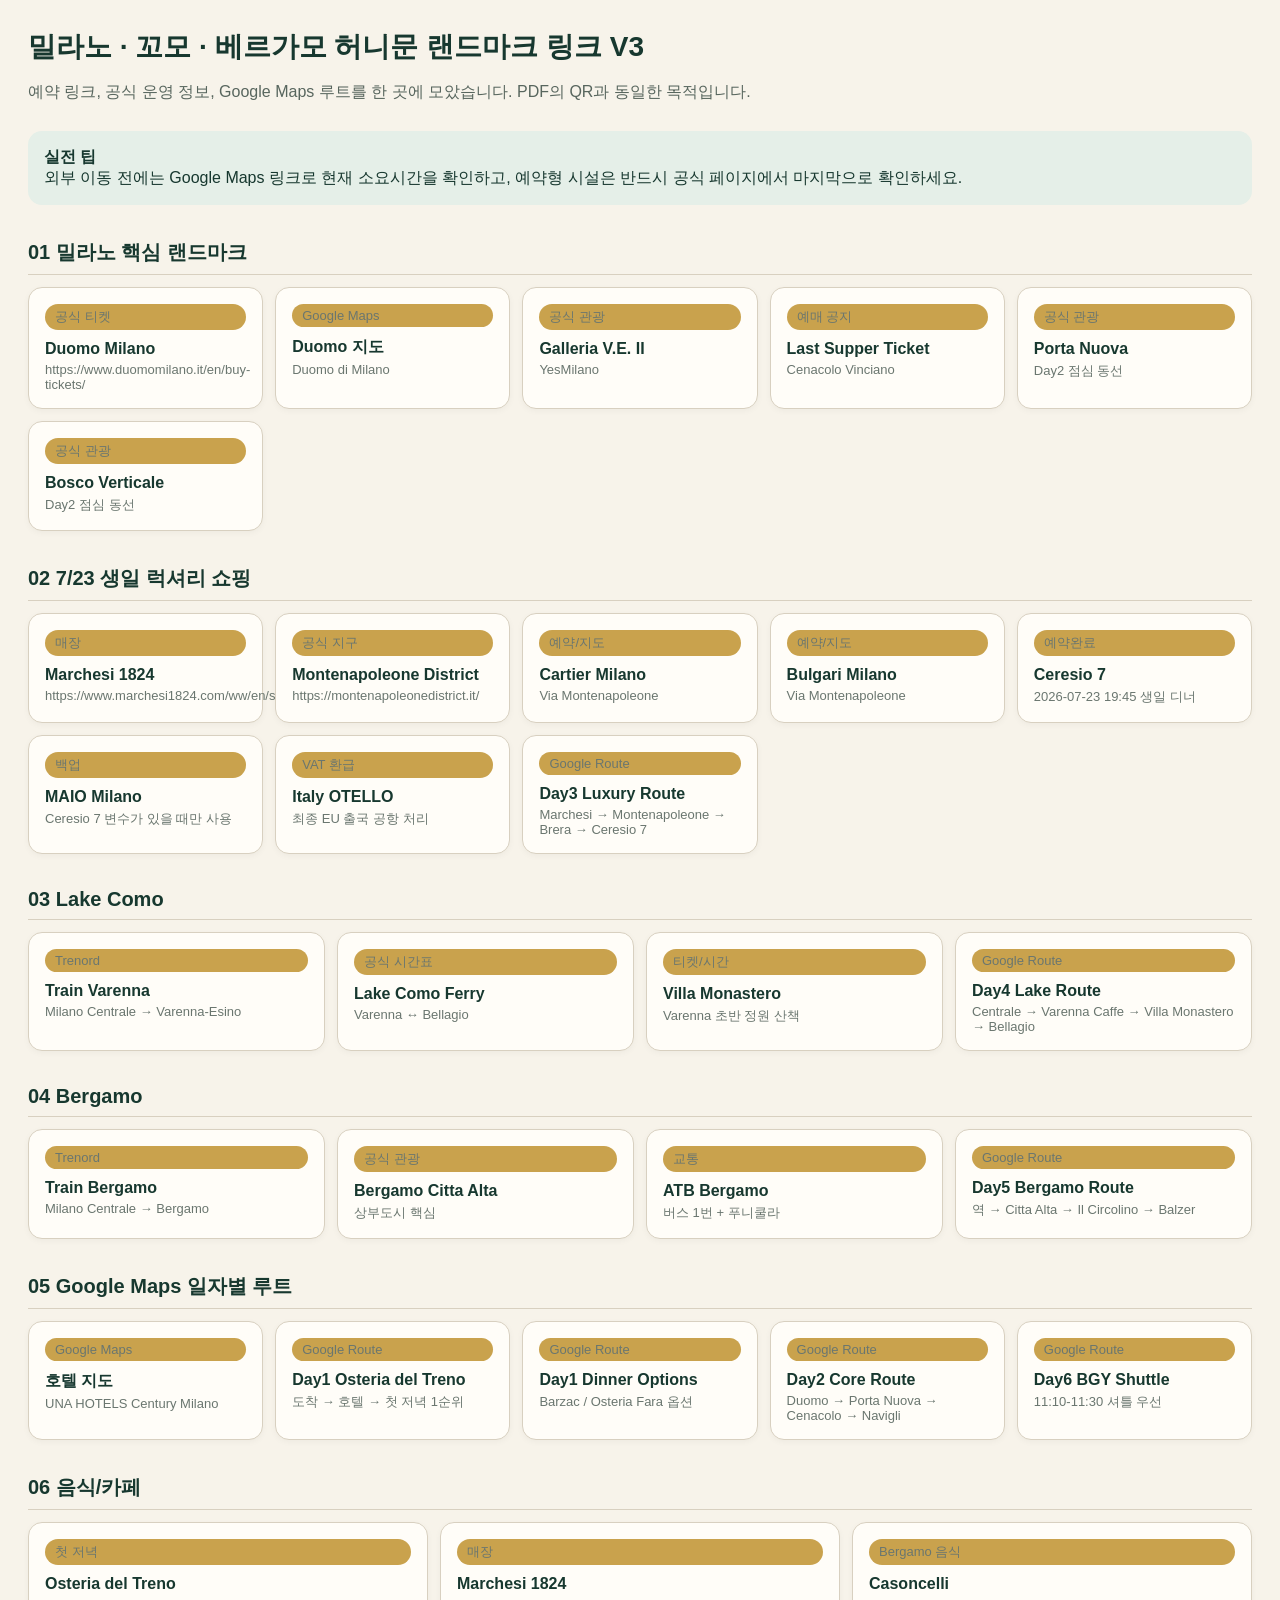
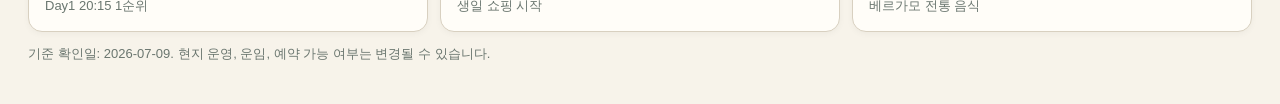
<file: output/milan_honeymoon_landmark_links_v3.html>
<!doctype html><html lang='ko'><head><meta charset='utf-8'><meta name='viewport' content='width=device-width,initial-scale=1'>
<title>밀라노 허니문 랜드마크 링크 V3</title>
<style>
body{font-family:-apple-system,BlinkMacSystemFont,'Segoe UI','Noto Sans KR',Arial,sans-serif;background:#f7f3ea;color:#17382f;margin:0;padding:28px;}
h1{font-size:28px;margin:0 0 8px;} h2{font-size:20px;margin:34px 0 12px;border-bottom:1px solid #d8d0c0;padding-bottom:8px;}
.lead{color:#58665e;margin-bottom:28px}.grid{display:grid;grid-template-columns:repeat(auto-fit,minmax(230px,1fr));gap:12px;}
a.card{display:block;text-decoration:none;background:#fffdf8;border:1px solid #d8d0c0;border-radius:14px;padding:16px;color:#17382f;box-shadow:0 2px 6px rgba(0,0,0,.04)}
.card b{display:block;font-size:16px;margin-bottom:4px}.card span{display:block;color:#6a766f;font-size:13px}.tag{display:inline-block;background:#c9a24d;color:white;border-radius:99px;padding:4px 10px;font-size:12px;margin-bottom:10px}
.note{background:#e5efe8;border-radius:14px;padding:16px;margin:18px 0;color:#17382f}.small{font-size:13px;color:#6a766f}
</style></head><body>
<h1>밀라노 · 꼬모 · 베르가모 허니문 랜드마크 링크 V3</h1>
<p class='lead'>예약 링크, 공식 운영 정보, Google Maps 루트를 한 곳에 모았습니다. PDF의 QR과 동일한 목적입니다.</p>
<div class='note'><b>실전 팁</b><br>외부 이동 전에는 Google Maps 링크로 현재 소요시간을 확인하고, 예약형 시설은 반드시 공식 페이지에서 마지막으로 확인하세요.</div>

<h2>01 밀라노 핵심 랜드마크</h2><div class='grid'>
<a class='card' href='https://www.duomomilano.it/en/buy-tickets/' target='_blank' rel='noopener'><span class='tag'>공식 티켓</span><b>Duomo Milano</b><span>https://www.duomomilano.it/en/buy-tickets/</span></a>
<a class='card' href='https://www.google.com/maps/search/?api=1&amp;query=Duomo+di+Milano' target='_blank' rel='noopener'><span class='tag'>Google Maps</span><b>Duomo 지도</b><span>Duomo di Milano</span></a>
<a class='card' href='https://www.yesmilano.it/en/see-and-do/venues/galleria-vittorio-emanuele-ii' target='_blank' rel='noopener'><span class='tag'>공식 관광</span><b>Galleria V.E. II</b><span>YesMilano</span></a>
<a class='card' href='https://cenacolovinciano.org/en/news-ed-eventi/admission-tickets-now-available-for-may-august-2026/' target='_blank' rel='noopener'><span class='tag'>예매 공지</span><b>Last Supper Ticket</b><span>Cenacolo Vinciano</span></a>
<a class='card' href='https://www.yesmilano.it/en/see-and-do/venues/porta-nuova-and-corso-como' target='_blank' rel='noopener'><span class='tag'>공식 관광</span><b>Porta Nuova</b><span>Day2 점심 동선</span></a>
<a class='card' href='https://www.yesmilano.it/en/see-and-do/venues/vertical-forest' target='_blank' rel='noopener'><span class='tag'>공식 관광</span><b>Bosco Verticale</b><span>Day2 점심 동선</span></a>
</div>

<h2>02 7/23 생일 럭셔리 쇼핑</h2><div class='grid'>
<a class='card' href='https://www.marchesi1824.com/ww/en/shops.html' target='_blank' rel='noopener'><span class='tag'>매장</span><b>Marchesi 1824</b><span>https://www.marchesi1824.com/ww/en/shops.html</span></a>
<a class='card' href='https://montenapoleonedistrict.it/' target='_blank' rel='noopener'><span class='tag'>공식 지구</span><b>Montenapoleone District</b><span>https://montenapoleonedistrict.it/</span></a>
<a class='card' href='https://stores.cartier.com/italy/mi/milano/via-montenapoleone-16/a' target='_blank' rel='noopener'><span class='tag'>예약/지도</span><b>Cartier Milano</b><span>Via Montenapoleone</span></a>
<a class='card' href='https://www.bulgari.com/en-int/storelocator/country-region/italy/milano/milan/via-montenapoleone-2-n4' target='_blank' rel='noopener'><span class='tag'>예약/지도</span><b>Bulgari Milano</b><span>Via Montenapoleone</span></a>
<a class='card' href='https://www.ceresio7.com/milano/ristorante/' target='_blank' rel='noopener'><span class='tag'>예약완료</span><b>Ceresio 7</b><span>2026-07-23 19:45 생일 디너</span></a>
<a class='card' href='https://milano.maiorestaurant.com/?lang=en' target='_blank' rel='noopener'><span class='tag'>백업</span><b>MAIO Milano</b><span>Ceresio 7 변수가 있을 때만 사용</span></a>
<a class='card' href='https://www.adm.gov.it/portale/ee/citizen/otello-english-version/the-procedure' target='_blank' rel='noopener'><span class='tag'>VAT 환급</span><b>Italy OTELLO</b><span>최종 EU 출국 공항 처리</span></a>
<a class='card' href='https://www.google.com/maps/dir/?api=1&amp;origin=Marchesi+1824+Via+Monte+Napoleone+Milan&amp;destination=Ceresio+7+Milan&amp;waypoints=Cartier+Milano+Via+Montenapoleone%7CBulgari+Via+Montenapoleone+Milan%7CBrera+Milan&amp;travelmode=walking' target='_blank' rel='noopener'><span class='tag'>Google Route</span><b>Day3 Luxury Route</b><span>Marchesi → Montenapoleone → Brera → Ceresio 7</span></a>
</div>

<h2>03 Lake Como</h2><div class='grid'>
<a class='card' href='https://www.trenord.it/en/routes-and-timetables/most-searched-lines/milano-central-station-varenna-esino/' target='_blank' rel='noopener'><span class='tag'>Trenord</span><b>Train Varenna</b><span>Milano Centrale → Varenna-Esino</span></a>
<a class='card' href='https://www.navigazionelaghi.it/en/tickets-and-timetables-lake-como/' target='_blank' rel='noopener'><span class='tag'>공식 시간표</span><b>Lake Como Ferry</b><span>Varenna ↔ Bellagio</span></a>
<a class='card' href='https://www.villamonastero.eu/en/opening-hours-ticket/' target='_blank' rel='noopener'><span class='tag'>티켓/시간</span><b>Villa Monastero</b><span>Varenna 초반 정원 산책</span></a>
<a class='card' href='https://www.google.com/maps/dir/?api=1&amp;origin=Milano+Centrale&amp;destination=La+Pergola+Bellagio&amp;waypoints=Varenna+Caffe+Bistrot%7CVilla+Monastero+Varenna%7CPasseggiata+degli+Innamorati+Varenna%7CBellagio&amp;travelmode=transit' target='_blank' rel='noopener'><span class='tag'>Google Route</span><b>Day4 Lake Route</b><span>Centrale → Varenna Caffe → Villa Monastero → Bellagio</span></a>
</div>

<h2>04 Bergamo</h2><div class='grid'>
<a class='card' href='https://www.trenord.it/en/routes-and-timetables/most-searched-lines/milano-centrale-bergamo-route/' target='_blank' rel='noopener'><span class='tag'>Trenord</span><b>Train Bergamo</b><span>Milano Centrale → Bergamo</span></a>
<a class='card' href='https://www.visitbergamo.net/en/oggetto/citta-alta/' target='_blank' rel='noopener'><span class='tag'>공식 관광</span><b>Bergamo Citta Alta</b><span>상부도시 핵심</span></a>
<a class='card' href='https://www.atb.bergamo.it/en/public-transport' target='_blank' rel='noopener'><span class='tag'>교통</span><b>ATB Bergamo</b><span>버스 1번 + 푸니쿨라</span></a>
<a class='card' href='https://www.google.com/maps/dir/?api=1&amp;origin=Bergamo+train+station&amp;destination=Balzer+Bergamo&amp;waypoints=Bergamo+Bassa+Funicular%7CPiazza+Vecchia+Bergamo%7CBasilica+di+Santa+Maria+Maggiore+Bergamo%7CIl+Circolino+Citta+Alta&amp;travelmode=transit' target='_blank' rel='noopener'><span class='tag'>Google Route</span><b>Day5 Bergamo Route</b><span>역 → Citta Alta → Il Circolino → Balzer</span></a>
</div>

<h2>05 Google Maps 일자별 루트</h2><div class='grid'>
<a class='card' href='https://www.google.com/maps/search/?api=1&amp;query=UNA+Hotels+Century+Milano+Milan' target='_blank' rel='noopener'><span class='tag'>Google Maps</span><b>호텔 지도</b><span>UNA HOTELS Century Milano</span></a>
<a class='card' href='https://www.google.com/maps/dir/?api=1&amp;origin=Milano+Centrale&amp;destination=Osteria+del+Treno+Via+San+Gregorio+46+Milano&amp;waypoints=UNA+Hotels+Century+Milano&amp;travelmode=walking' target='_blank' rel='noopener'><span class='tag'>Google Route</span><b>Day1 Osteria del Treno</b><span>도착 → 호텔 → 첫 저녁 1순위</span></a>
<a class='card' href='https://www.google.com/maps/dir/?api=1&amp;origin=UNA+Hotels+Century+Milano&amp;destination=Osteria+Fara+Via+Gustavo+Fara+25+Milano&amp;waypoints=Barzac+Tradizione+Piacentina+Via+Gustavo+Fara+29+Milano&amp;travelmode=walking' target='_blank' rel='noopener'><span class='tag'>Google Route</span><b>Day1 Dinner Options</b><span>Barzac / Osteria Fara 옵션</span></a>
<a class='card' href='https://www.google.com/maps/dir/?api=1&amp;origin=UNA+Hotels+Century+Milano&amp;destination=Osteria+del+Binari+Milano&amp;waypoints=Duomo+di+Milano%7CPorta+Nuova+Milan%7CBosco+Verticale+Milan%7CMuseo+del+Cenacolo+Vinciano%7CNavigli+Milan&amp;travelmode=transit' target='_blank' rel='noopener'><span class='tag'>Google Route</span><b>Day2 Core Route</b><span>Duomo → Porta Nuova → Cenacolo → Navigli</span></a>
<a class='card' href='https://www.google.com/maps/dir/?api=1&amp;origin=Piazza+Luigi+Savoia+Milano&amp;destination=Milan+Bergamo+Airport+Orio+al+Serio&amp;travelmode=driving' target='_blank' rel='noopener'><span class='tag'>Google Route</span><b>Day6 BGY Shuttle</b><span>11:10-11:30 셔틀 우선</span></a>
</div>

<h2>06 음식/카페</h2><div class='grid'>
<a class='card' href='https://www.osteriadeltreno.it/' target='_blank' rel='noopener'><span class='tag'>첫 저녁</span><b>Osteria del Treno</b><span>Day1 20:15 1순위</span></a>
<a class='card' href='https://www.marchesi1824.com/ww/en/shops.html' target='_blank' rel='noopener'><span class='tag'>매장</span><b>Marchesi 1824</b><span>생일 쇼핑 시작</span></a>
<a class='card' href='https://www.visitbergamo.net/en/oggetto/i-casoncelli-e-la-polenta/' target='_blank' rel='noopener'><span class='tag'>Bergamo 음식</span><b>Casoncelli</b><span>베르가모 전통 음식</span></a>
</div>

<p class='small'>기준 확인일: 2026-07-09. 현지 운영, 운임, 예약 가능 여부는 변경될 수 있습니다.</p></body></html>
</file>
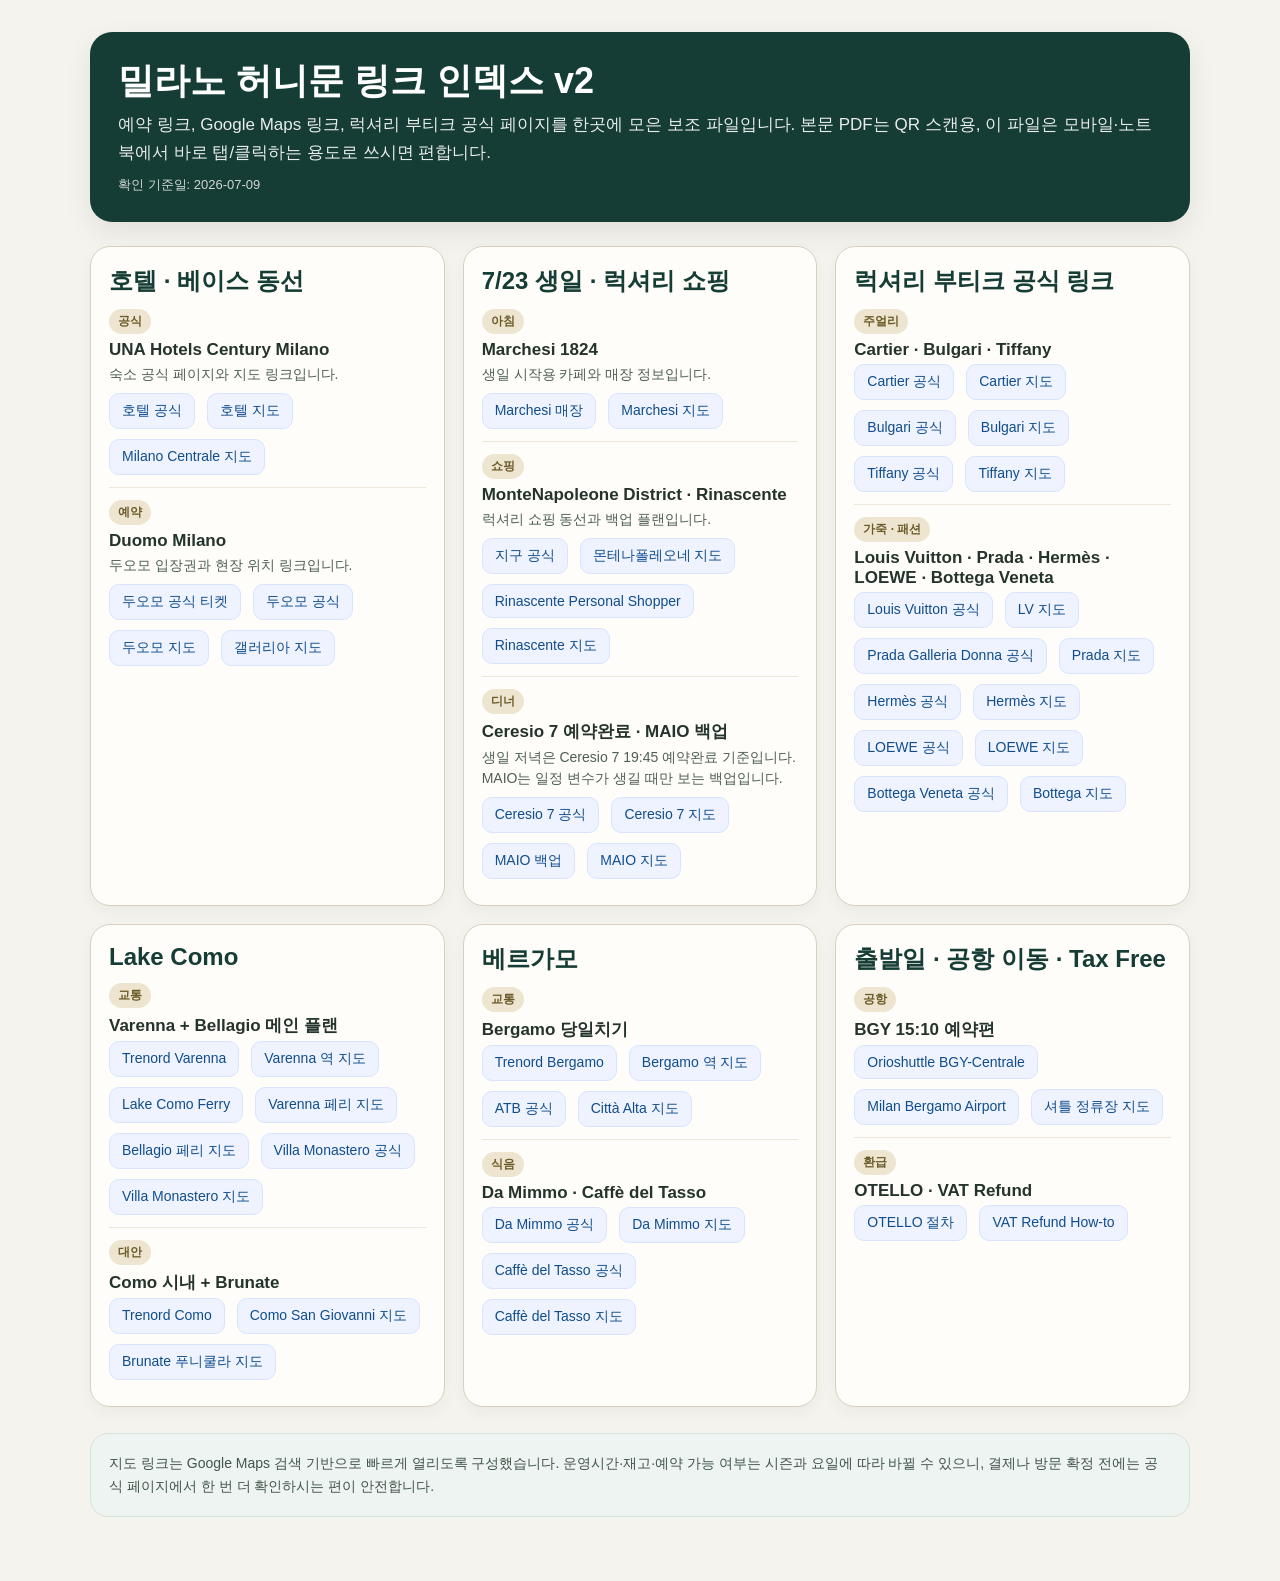
<file: output/milan_honeymoon_links_v2.html>
<!doctype html>
<html lang="ko">
<head>
<meta charset="utf-8">
<meta name="viewport" content="width=device-width, initial-scale=1">
<title>밀라노 허니문 링크 인덱스 v2</title>
<style>
  body{font-family: -apple-system,BlinkMacSystemFont,'Segoe UI',Roboto,'Noto Sans KR',sans-serif; background:#f5f3ee; color:#24332b; margin:0;}
  .wrap{max-width:1100px; margin:0 auto; padding:32px 24px 64px;}
  .hero{background:#163d35; color:#fff; padding:28px 28px; border-radius:22px; box-shadow:0 10px 28px rgba(0,0,0,.08);}
  h1{margin:0 0 10px; font-size:36px; line-height:1.15;}
  .sub{opacity:.9; font-size:17px; line-height:1.6;}
  .meta{margin-top:10px; font-size:13px; opacity:.8;}
  .grid{display:grid; grid-template-columns:repeat(auto-fit,minmax(300px,1fr)); gap:18px; margin-top:24px;}
  .card{background:#fffdf9; border:1px solid #d9cfbe; border-radius:20px; padding:18px 18px 14px; box-shadow:0 6px 16px rgba(0,0,0,.04);}
  .card h2{margin:0 0 12px; font-size:24px; color:#163d35;}
  .item{padding:12px 0; border-top:1px solid #eee6d8;}
  .item:first-of-type{border-top:none; padding-top:0;}
  .label{display:inline-block; padding:4px 9px; border-radius:999px; background:#ede5cf; color:#6c5b2a; font-size:12px; font-weight:600; margin-bottom:6px;}
  .ttl{font-size:17px; font-weight:700; margin:0 0 4px;}
  .desc{font-size:14px; color:#4d5f55; line-height:1.5; margin:0 0 8px;}
  a{color:#114d8c; text-decoration:none;}
  a:hover{text-decoration:underline;}
  .links{display:flex; flex-wrap:wrap; gap:10px 12px;}
  .links a{display:inline-block; padding:8px 12px; background:#eef3ff; border:1px solid #d7e3ff; border-radius:10px; font-size:14px;}
  .note{margin-top:26px; background:#edf4f1; border:1px solid #d5e2dc; border-radius:18px; padding:18px; font-size:14px; line-height:1.65; color:#42544b;}
</style>
</head>
<body>
<div class="wrap">
  <div class="hero">
    <h1>밀라노 허니문 링크 인덱스 v2</h1>
    <div class="sub">예약 링크, Google Maps 링크, 럭셔리 부티크 공식 페이지를 한곳에 모은 보조 파일입니다. 본문 PDF는 QR 스캔용, 이 파일은 모바일·노트북에서 바로 탭/클릭하는 용도로 쓰시면 편합니다.</div>
    <div class="meta">확인 기준일: 2026-07-09</div>
  </div>

  <div class="grid">
    <section class="card">
      <h2>호텔 · 베이스 동선</h2>
      <div class="item">
        <div class="label">공식</div>
        <p class="ttl">UNA Hotels Century Milano</p>
        <p class="desc">숙소 공식 페이지와 지도 링크입니다.</p>
        <div class="links">
          <a href="https://www.unaitalianhospitality.com/en/hotels/una-hotels-century-milano" target="_blank">호텔 공식</a>
          <a href="https://www.google.com/maps/search/?api=1&query=UNA+Hotels+Century+Milano" target="_blank">호텔 지도</a>
          <a href="https://www.google.com/maps/search/?api=1&query=Milano+Centrale" target="_blank">Milano Centrale 지도</a>
        </div>
      </div>
      <div class="item">
        <div class="label">예약</div>
        <p class="ttl">Duomo Milano</p>
        <p class="desc">두오모 입장권과 현장 위치 링크입니다.</p>
        <div class="links">
          <a href="https://ticket.duomomilano.it/en/" target="_blank">두오모 공식 티켓</a>
          <a href="https://www.duomomilano.it/en/" target="_blank">두오모 공식</a>
          <a href="https://www.google.com/maps/search/?api=1&query=Duomo+di+Milano" target="_blank">두오모 지도</a>
          <a href="https://www.google.com/maps/search/?api=1&query=Galleria+Vittorio+Emanuele+II" target="_blank">갤러리아 지도</a>
        </div>
      </div>
    </section>

    <section class="card">
      <h2>7/23 생일 · 럭셔리 쇼핑</h2>
      <div class="item">
        <div class="label">아침</div>
        <p class="ttl">Marchesi 1824</p>
        <p class="desc">생일 시작용 카페와 매장 정보입니다.</p>
        <div class="links">
          <a href="https://www.marchesi1824.com/ww/en/shops.html" target="_blank">Marchesi 매장</a>
          <a href="https://www.google.com/maps/search/?api=1&query=Pasticceria+Marchesi+1824+Via+Monte+Napoleone+9" target="_blank">Marchesi 지도</a>
        </div>
      </div>
      <div class="item">
        <div class="label">쇼핑</div>
        <p class="ttl">MonteNapoleone District · Rinascente</p>
        <p class="desc">럭셔리 쇼핑 동선과 백업 플랜입니다.</p>
        <div class="links">
          <a href="https://montenapoleonedistrict.it/" target="_blank">지구 공식</a>
          <a href="https://www.google.com/maps/search/?api=1&query=Via+Monte+Napoleone+Milano" target="_blank">몬테나폴레오네 지도</a>
          <a href="https://www.rinascente.it/en/personal-shopper-servizio-gratuito-in-negozio" target="_blank">Rinascente Personal Shopper</a>
          <a href="https://www.google.com/maps/search/?api=1&query=La+Rinascente+Milano+Piazza+Duomo" target="_blank">Rinascente 지도</a>
        </div>
      </div>
      <div class="item">
        <div class="label">디너</div>
        <p class="ttl">Ceresio 7 예약완료 · MAIO 백업</p>
        <p class="desc">생일 저녁은 Ceresio 7 19:45 예약완료 기준입니다. MAIO는 일정 변수가 생길 때만 보는 백업입니다.</p>
        <div class="links">
          <a href="https://www.ceresio7.com/milano/ristorante/" target="_blank">Ceresio 7 공식</a>
          <a href="https://www.google.com/maps/search/?api=1&query=Ceresio+7+Milano" target="_blank">Ceresio 7 지도</a>
          <a href="https://milano.maiorestaurant.com/book-now/?lang=en" target="_blank">MAIO 백업</a>
          <a href="https://www.google.com/maps/search/?api=1&query=MAIO+Restaurant+Milano" target="_blank">MAIO 지도</a>
        </div>
      </div>
    </section>

    <section class="card">
      <h2>럭셔리 부티크 공식 링크</h2>
      <div class="item">
        <div class="label">주얼리</div>
        <p class="ttl">Cartier · Bulgari · Tiffany</p>
        <div class="links">
          <a href="https://stores.cartier.com/italy/mi/milano/via-montenapoleone-16/a" target="_blank">Cartier 공식</a>
          <a href="https://www.google.com/maps/search/?api=1&query=Cartier+Via+Montenapoleone+16+Milano" target="_blank">Cartier 지도</a>
          <a href="https://www.bulgari.com/en-int/storelocator/country-region/italy/milano/milan/via-montenapoleone-2-n4" target="_blank">Bulgari 공식</a>
          <a href="https://www.google.com/maps/search/?api=1&query=Bulgari+Via+Montenapoleone+2+Milano" target="_blank">Bulgari 지도</a>
          <a href="https://www.tiffany.com/stores/en/italy/milano-montenapoleone-243" target="_blank">Tiffany 공식</a>
          <a href="https://www.google.com/maps/search/?api=1&query=Tiffany+%26+Co.+Via+Montenapoleone+2+Milano" target="_blank">Tiffany 지도</a>
        </div>
      </div>
      <div class="item">
        <div class="label">가죽 · 패션</div>
        <p class="ttl">Louis Vuitton · Prada · Hermès · LOEWE · Bottega Veneta</p>
        <div class="links">
          <a href="https://eu.louisvuitton.com/eng-e1/point-of-sale/italy/louis-vuitton-milan-1-via-montenapoleone" target="_blank">Louis Vuitton 공식</a>
          <a href="https://www.google.com/maps/search/?api=1&query=Louis+Vuitton+Via+Monte+Napoleone+2+Milano" target="_blank">LV 지도</a>
          <a href="https://www.prada.com/us/en/store-locator/italy/prada_milano_galleria_donna/SG41" target="_blank">Prada Galleria Donna 공식</a>
          <a href="https://www.google.com/maps/search/?api=1&query=Prada+Galleria+Donna+Galleria+Vittorio+Emanuele+II+63-65+Milano" target="_blank">Prada 지도</a>
          <a href="https://www.hermes.com/us/en/find-store/italy/milano/hermes-milan-ZGAIXB9N/" target="_blank">Hermès 공식</a>
          <a href="https://www.google.com/maps/search/?api=1&query=Hermes+Via+Monte+Napoleone+12+Milano" target="_blank">Hermès 지도</a>
          <a href="https://www.loewe.com/int/en/stores/loewe-montenapoleone.html" target="_blank">LOEWE 공식</a>
          <a href="https://www.google.com/maps/search/?api=1&query=LOEWE+Via+Montenapoleone+21+Milano" target="_blank">LOEWE 지도</a>
          <a href="https://www.bottegaveneta.com/en-us/store-locator/italy/milan-via-sant-andrea-15" target="_blank">Bottega Veneta 공식</a>
          <a href="https://www.google.com/maps/search/?api=1&query=Bottega+Veneta+Via+Sant'Andrea+15+Milano" target="_blank">Bottega 지도</a>
        </div>
      </div>
    </section>

    <section class="card">
      <h2>Lake Como</h2>
      <div class="item">
        <div class="label">교통</div>
        <p class="ttl">Varenna + Bellagio 메인 플랜</p>
        <div class="links">
          <a href="https://www.trenord.it/en/routes-and-timetables/most-searched-lines/milano-central-station-varenna-esino/" target="_blank">Trenord Varenna</a>
          <a href="https://www.google.com/maps/search/?api=1&query=Varenna-Esino+station" target="_blank">Varenna 역 지도</a>
          <a href="https://www.navigazionelaghi.it/en/tickets-and-timetables-lake-como/" target="_blank">Lake Como Ferry</a>
          <a href="https://www.google.com/maps/search/?api=1&query=Varenna+ferry+terminal" target="_blank">Varenna 페리 지도</a>
          <a href="https://www.google.com/maps/search/?api=1&query=Bellagio+ferry+terminal" target="_blank">Bellagio 페리 지도</a>
          <a href="https://www.villamonastero.eu/en/opening-hours-ticket/" target="_blank">Villa Monastero 공식</a>
          <a href="https://www.google.com/maps/search/?api=1&query=Villa+Monastero+Varenna" target="_blank">Villa Monastero 지도</a>
        </div>
      </div>
      <div class="item">
        <div class="label">대안</div>
        <p class="ttl">Como 시내 + Brunate</p>
        <div class="links">
          <a href="https://www.trenord.it/en/routes-and-timetables/most-searched-lines/milano-centrale-como-s-giovanni-route/" target="_blank">Trenord Como</a>
          <a href="https://www.google.com/maps/search/?api=1&query=Como+San+Giovanni+station" target="_blank">Como San Giovanni 지도</a>
          <a href="https://www.google.com/maps/search/?api=1&query=Funicolare+Como-Brunate" target="_blank">Brunate 푸니쿨라 지도</a>
        </div>
      </div>
    </section>

    <section class="card">
      <h2>베르가모</h2>
      <div class="item">
        <div class="label">교통</div>
        <p class="ttl">Bergamo 당일치기</p>
        <div class="links">
          <a href="https://www.trenord.it/en/routes-and-timetables/most-searched-lines/milano-centrale-bergamo-route/" target="_blank">Trenord Bergamo</a>
          <a href="https://www.google.com/maps/search/?api=1&query=Bergamo+station" target="_blank">Bergamo 역 지도</a>
          <a href="https://www.atb.bergamo.it/en/public-transport" target="_blank">ATB 공식</a>
          <a href="https://www.google.com/maps/search/?api=1&query=Citta+Alta+Bergamo" target="_blank">Città Alta 지도</a>
        </div>
      </div>
      <div class="item">
        <div class="label">식음</div>
        <p class="ttl">Da Mimmo · Caffè del Tasso</p>
        <div class="links">
          <a href="https://www.damimmoelina.com/en/da-mimmo-restaurant/" target="_blank">Da Mimmo 공식</a>
          <a href="https://www.google.com/maps/search/?api=1&query=Da+Mimmo+Bergamo" target="_blank">Da Mimmo 지도</a>
          <a href="https://www.caffedeltasso.com/en/contacts/" target="_blank">Caffè del Tasso 공식</a>
          <a href="https://www.google.com/maps/search/?api=1&query=Caffe+del+Tasso+Bergamo" target="_blank">Caffè del Tasso 지도</a>
        </div>
      </div>
    </section>

    <section class="card">
      <h2>출발일 · 공항 이동 · Tax Free</h2>
      <div class="item">
        <div class="label">공항</div>
        <p class="ttl">BGY 15:10 예약편</p>
        <div class="links">
          <a href="https://orioshuttle.com/en/timetables-and-lines/orio-al-serio-milan-central" target="_blank">Orioshuttle BGY-Centrale</a>
          <a href="https://www.milanbergamoairport.it/en/" target="_blank">Milan Bergamo Airport</a>
          <a href="https://www.google.com/maps/search/?api=1&query=Piazza+Luigi+Savoia+Milano+Orio+Shuttle" target="_blank">셔틀 정류장 지도</a>
        </div>
      </div>
      <div class="item">
        <div class="label">환급</div>
        <p class="ttl">OTELLO · VAT Refund</p>
        <div class="links">
          <a href="https://www.adm.gov.it/portale/ee/citizen/otello-english-version/the-procedure" target="_blank">OTELLO 절차</a>
          <a href="https://vatrefund.adm.gov.it/howto" target="_blank">VAT Refund How-to</a>
        </div>
      </div>
    </section>
  </div>

  <div class="note">
    지도 링크는 Google Maps 검색 기반으로 빠르게 열리도록 구성했습니다. 운영시간·재고·예약 가능 여부는 시즌과 요일에 따라 바뀔 수 있으니, 결제나 방문 확정 전에는 공식 페이지에서 한 번 더 확인하시는 편이 안전합니다.
  </div>
</div>
</body>
</html>
</file>
